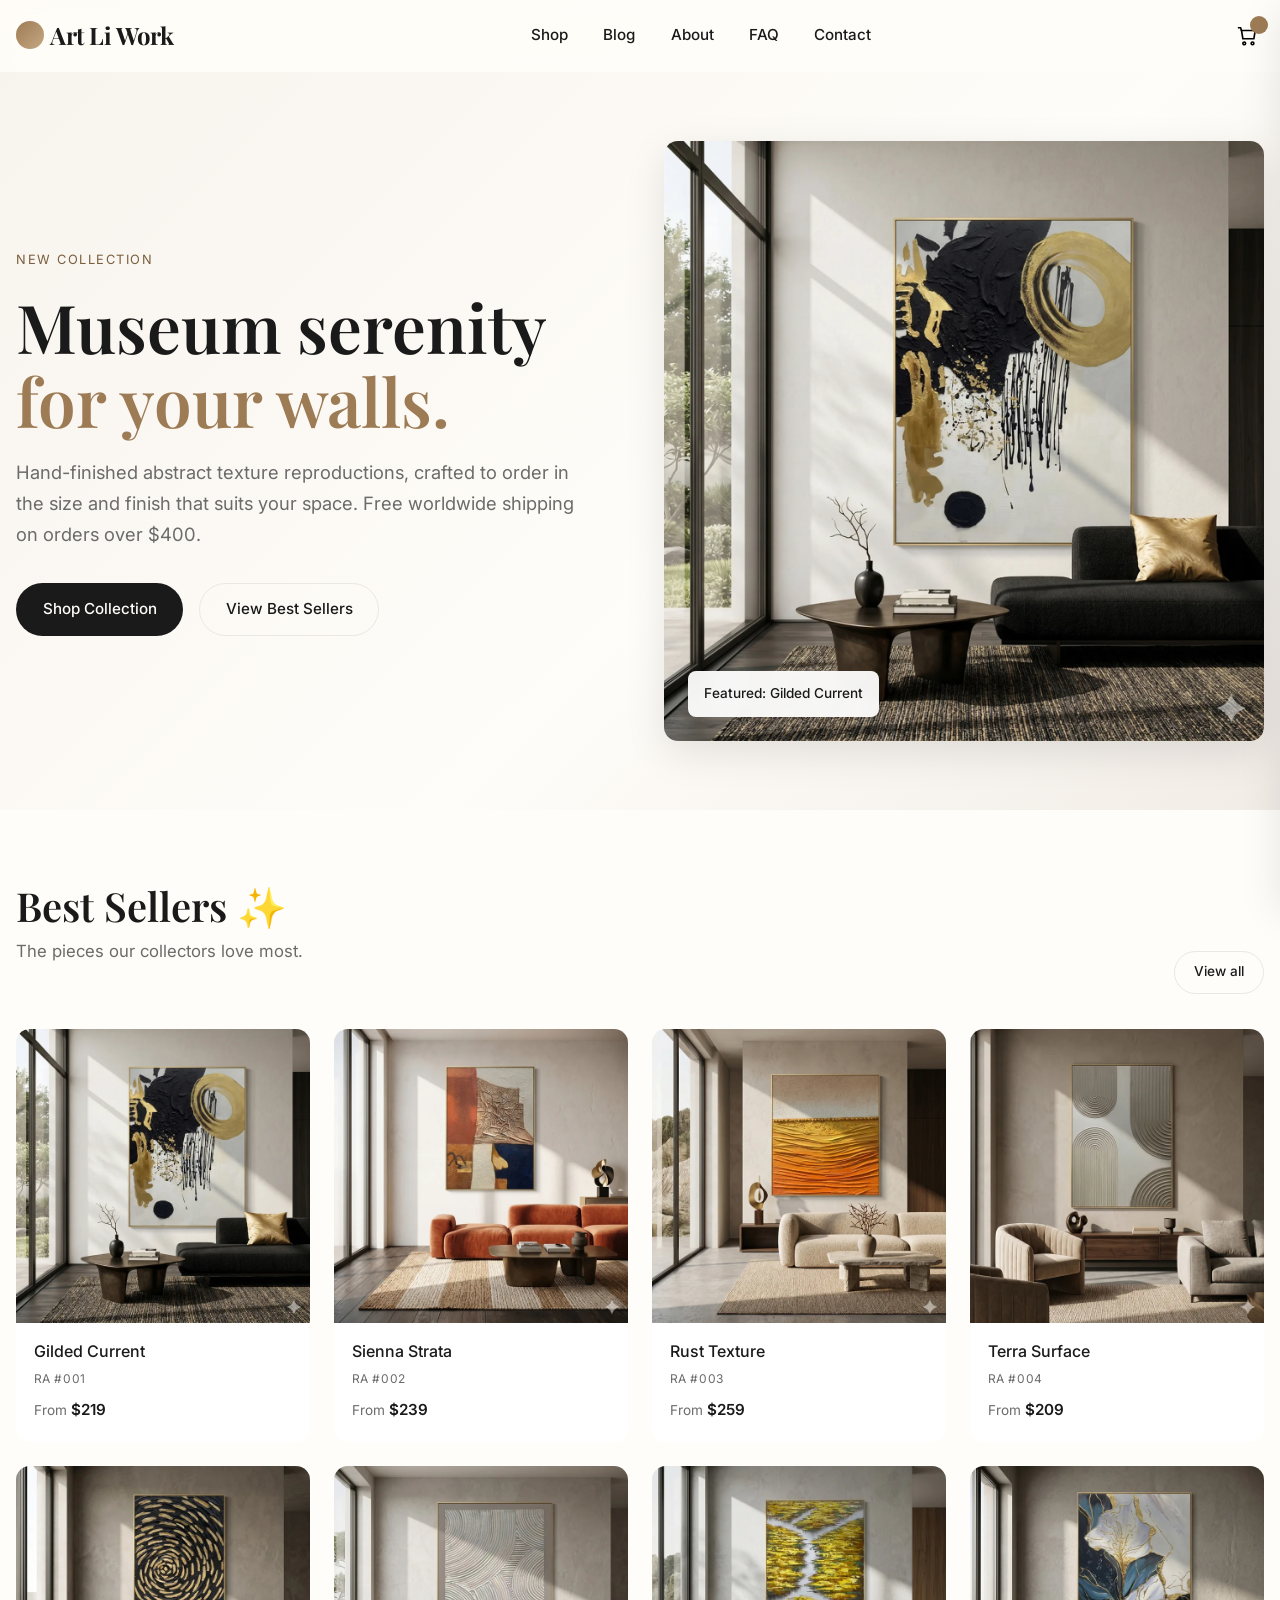
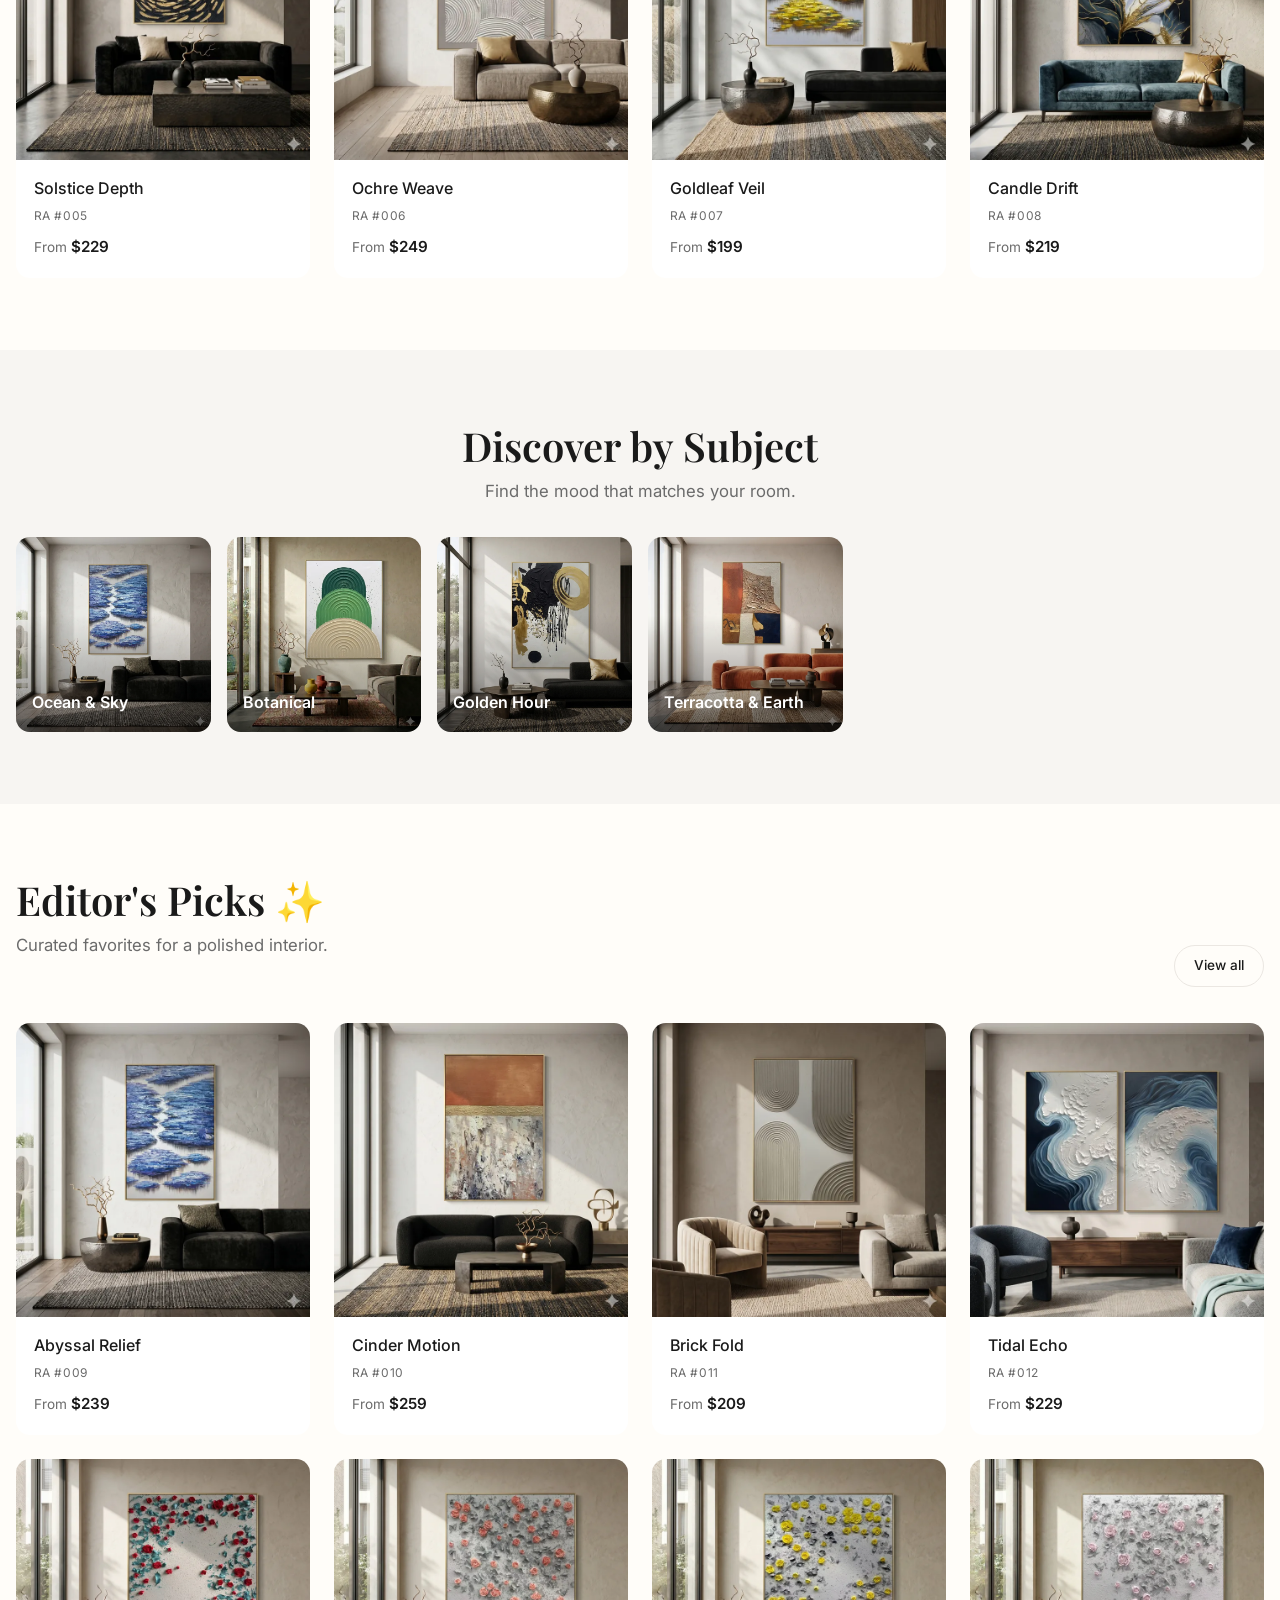
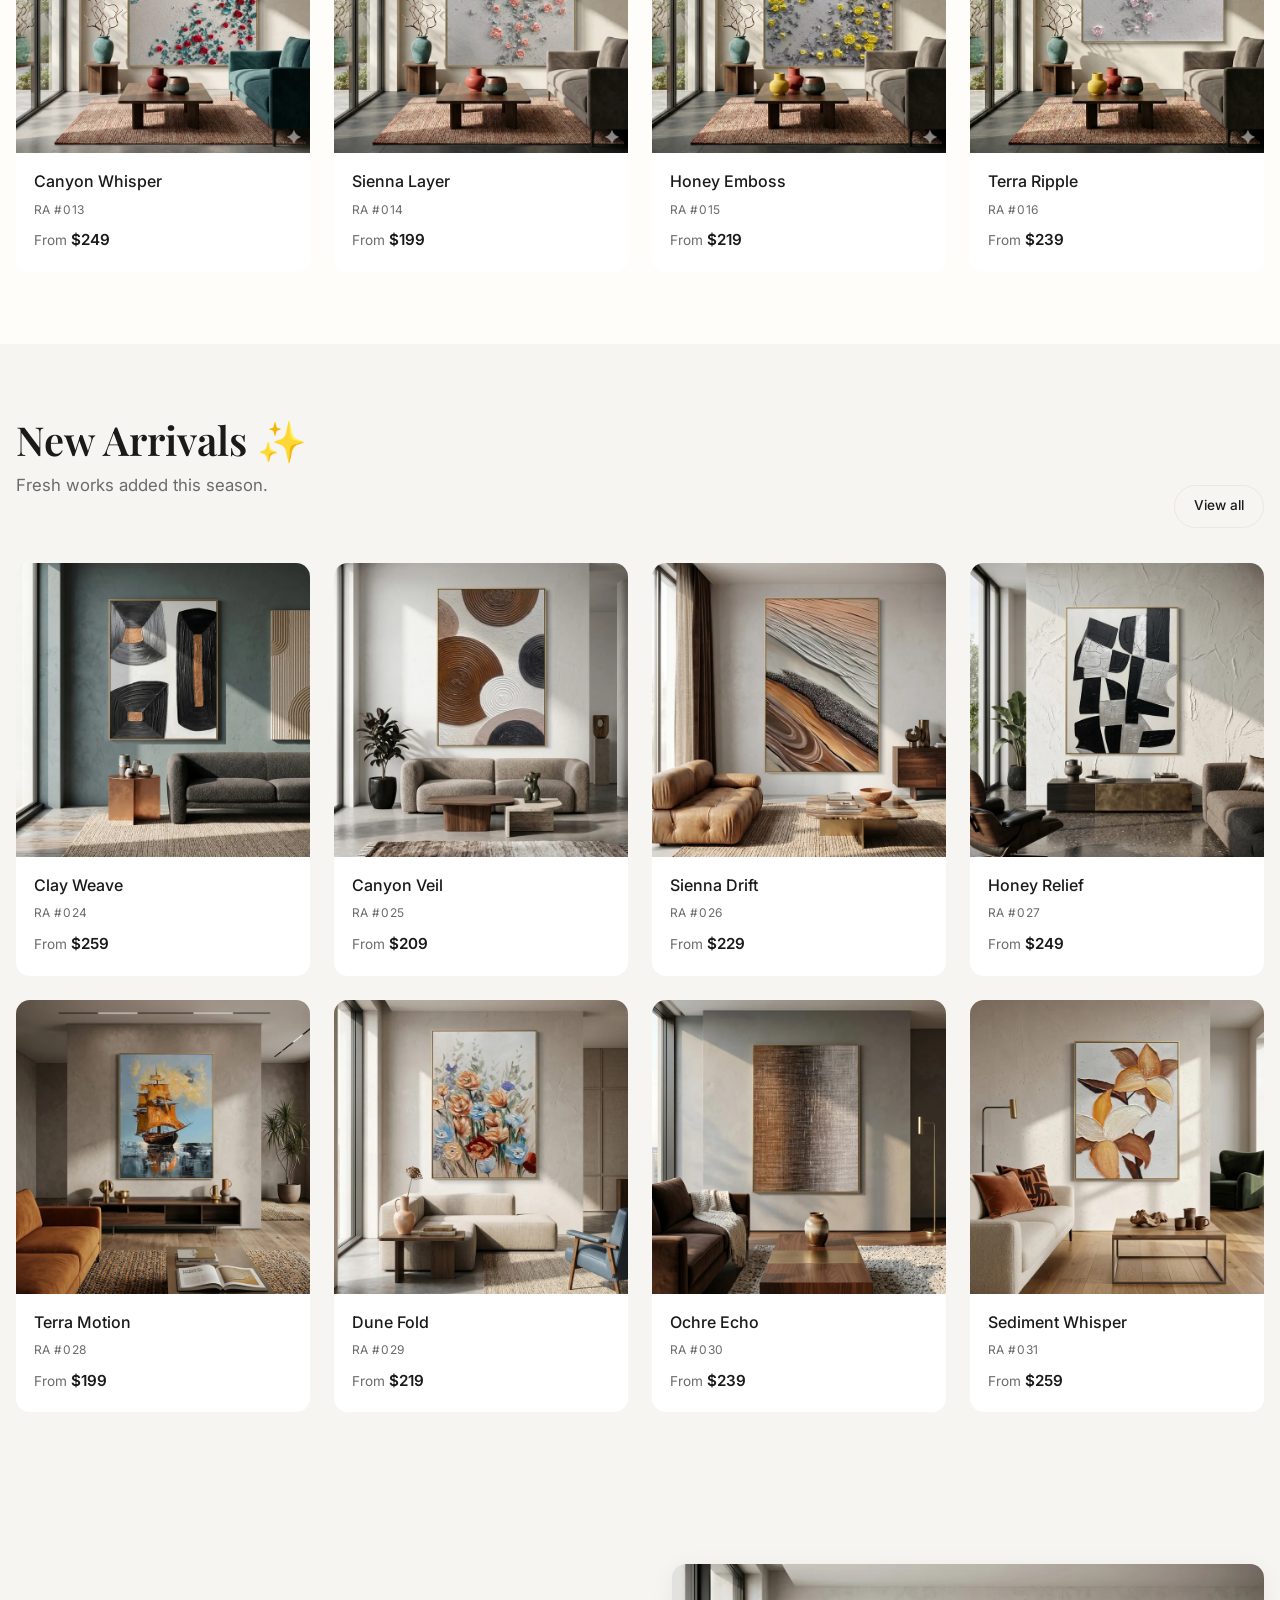
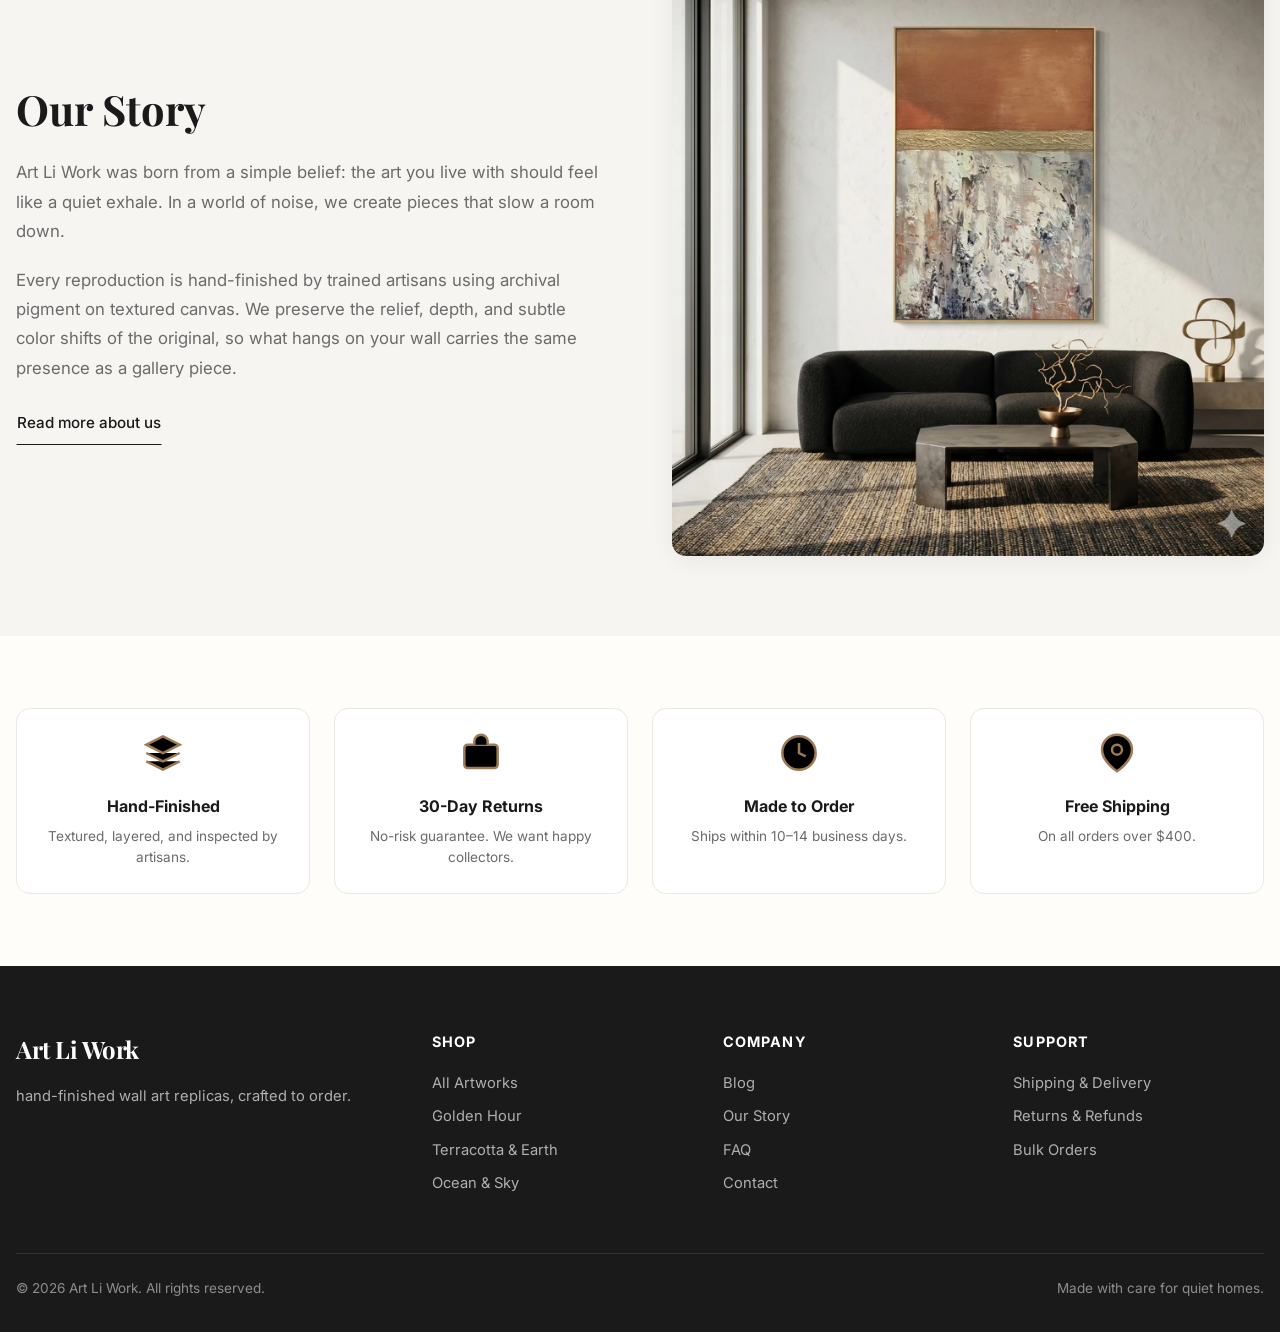
<file: index.html>
<!DOCTYPE html>
<html lang="en">
<head>
  <meta charset="UTF-8">
  <meta name="viewport" content="width=device-width, initial-scale=1.0">
  <title>Art Li Work | Hand-Finished Wall Art Replicas</title>
  <meta name="description" content="Serene, hand-finished wall art reproductions. Abstract texture 3D canvases crafted to order for intentional spaces.">
  <link rel="stylesheet" href="css/style.css">
  <link rel="icon" type="image/svg+xml" href="data:image/svg+xml,%3Csvg xmlns='http://www.w3.org/2000/svg' viewBox='0 0 100 100'%3E%3Ccircle cx='50' cy='50' r='50' fill='%239d7b55'/%3E%3C/svg%3E">
</head>
<body data-page="home">
  <a class="sr-only" href="#main">Skip to content</a>

  <header class="header">
    <div class="container header-inner">
      <a href="index.html" class="logo" aria-label="Art Li Work home">
        <span class="logo-mark" aria-hidden="true"></span>
        Art Li Work
      </a>
      <nav>
        <ul class="nav-links">
          <li><a href="shop.html">Shop</a></li>
          <li><a href="blog.html">Blog</a></li>
          <li><a href="about.html">About</a></li>
          <li><a href="faq.html">FAQ</a></li>
          <li><a href="contact.html">Contact</a></li>
        </ul>
      </nav>
      <div class="header-actions">
        <button class="icon-btn" data-cart-toggle aria-label="Open cart">
          <svg viewBox="0 0 24 24"><path d="M6 6h15l-1.5 9h-12z"/><circle cx="9" cy="20" r="1.5"/><circle cx="18" cy="20" r="1.5"/><path d="M6 6L5 3H2"/></svg>
          <span class="cart-count" aria-hidden="true"></span>
        </button>
        <button class="icon-btn menu-toggle" aria-label="Open menu">
          <svg viewBox="0 0 24 24"><path d="M3 6h18M3 12h18M3 18h18"/></svg>
        </button>
      </div>
    </div>
  </header>

  <main id="main">
    <section class="hero">
      <div class="container hero-grid">
        <div class="hero-content">
          <span class="hero-tag">New Collection</span>
          <h1 class="hero-title">Museum serenity <span>for your walls.</span></h1>
          <p class="hero-lead">Hand-finished abstract texture reproductions, crafted to order in the size and finish that suits your space. Free worldwide shipping on orders over $400.</p>
          <div class="hero-actions">
            <a href="shop.html" class="btn btn-primary">Shop Collection</a>
            <a href="#best-sellers" class="btn btn-outline">View Best Sellers</a>
          </div>
        </div>
        <div class="hero-image">
          <img src="assets/products/ra-001-detail.webp" alt="Featured abstract wall art in a modern living room" width="1400" height="1400">
          <div class="hero-badge">Featured: Gilded Current</div>
        </div>
      </div>
    </section>

    <section class="section" id="best-sellers">
      <div class="container">
        <div class="section-header">
          <div>
            <h2 class="section-title">Best Sellers ✨</h2>
            <p class="section-subtitle">The pieces our collectors love most.</p>
          </div>
          <a href="shop.html" class="btn btn-outline btn-sm">View all</a>
        </div>
        <div class="product-grid" id="best-sellers-grid"></div>
      </div>
    </section>

    <section class="section" style="background: var(--bg-2);">
      <div class="container">
        <div class="text-center" style="margin-bottom: 2rem;">
          <h2 class="section-title">Discover by Subject</h2>
          <p class="section-subtitle">Find the mood that matches your room.</p>
        </div>
        <div class="category-grid" id="subject-grid"></div>
      </div>
    </section>

    <section class="section">
      <div class="container">
        <div class="section-header">
          <div>
            <h2 class="section-title">Editor's Picks ✨</h2>
            <p class="section-subtitle">Curated favorites for a polished interior.</p>
          </div>
          <a href="shop.html" class="btn btn-outline btn-sm">View all</a>
        </div>
        <div class="product-grid" id="editors-grid"></div>
      </div>
    </section>

    <section class="section" style="background: var(--bg-2);">
      <div class="container">
        <div class="section-header">
          <div>
            <h2 class="section-title">New Arrivals ✨</h2>
            <p class="section-subtitle">Fresh works added this season.</p>
          </div>
          <a href="shop.html" class="btn btn-outline btn-sm">View all</a>
        </div>
        <div class="product-grid" id="new-grid"></div>
      </div>
    </section>

    <section class="story-band">
      <div class="container story-grid">
        <div class="story-text">
          <h2>Our Story</h2>
          <p>Art Li Work was born from a simple belief: the art you live with should feel like a quiet exhale. In a world of noise, we create pieces that slow a room down.</p>
          <p>Every reproduction is hand-finished by trained artisans using archival pigment on textured canvas. We preserve the relief, depth, and subtle color shifts of the original, so what hangs on your wall carries the same presence as a gallery piece.</p>
          <a href="about.html" class="btn btn-ghost">Read more about us</a>
        </div>
        <div class="story-image">
          <img src="assets/products/ra-010-detail.webp" alt="A textured wall art piece in a serene interior" width="1400" height="1400">
        </div>
      </div>
    </section>

    <section class="section">
      <div class="container">
        <div class="features-grid">
          <div class="feature">
            <svg class="feature-icon" viewBox="0 0 24 24"><path d="M12 2L2 7l10 5 10-5-10-5zM2 17l10 5 10-5M2 12l10 5 10-5"/></svg>
            <h3>Hand-Finished</h3>
            <p>Textured, layered, and inspected by artisans.</p>
          </div>
          <div class="feature">
            <svg class="feature-icon" viewBox="0 0 24 24"><rect x="2" y="7" width="20" height="14" rx="2"/><path d="M16 7V5a4 4 0 0 0-8 0v2"/></svg>
            <h3>30-Day Returns</h3>
            <p>No-risk guarantee. We want happy collectors.</p>
          </div>
          <div class="feature">
            <svg class="feature-icon" viewBox="0 0 24 24"><circle cx="12" cy="12" r="10"/><path d="M12 6v6l4 2"/></svg>
            <h3>Made to Order</h3>
            <p>Ships within 10–14 business days.</p>
          </div>
          <div class="feature">
            <svg class="feature-icon" viewBox="0 0 24 24"><path d="M21 10c0 7-9 13-9 13s-9-6-9-13a9 9 0 0 1 18 0z"/><circle cx="12" cy="10" r="3"/></svg>
            <h3>Free Shipping</h3>
            <p>On all orders over $400.</p>
          </div>
        </div>
      </div>
    </section>
  </main>

  <footer class="footer">
    <div class="container">
      <div class="footer-grid">
        <div class="footer-brand">
          <a href="index.html" class="logo" aria-label="Art Li Work home">
            <span class="logo-mark" aria-hidden="true"></span>
            Art Li Work
          </a>
          <p>hand-finished wall art replicas, crafted to order.</p>
        </div>
        <div>
          <h4>Shop</h4>
          <a href="shop.html">All Artworks</a>
          <a href="shop.html?family=golden-hour">Golden Hour</a>
          <a href="shop.html?family=terracotta">Terracotta & Earth</a>
          <a href="shop.html?family=ocean-sky">Ocean &amp; Sky</a>
        </div>
        <div>
          <h4>Company</h4>
          <a href="blog.html">Blog</a>
          <a href="about.html">Our Story</a>
          <a href="faq.html">FAQ</a>
          <a href="contact.html">Contact</a>
        </div>
        <div>
          <h4>Support</h4>
          <a href="faq.html">Shipping & Delivery</a>
          <a href="faq.html">Returns & Refunds</a>
          <a href="contact.html">Bulk Orders</a>
        </div>
      </div>
      <div class="footer-bottom">
        <span>&copy; <span id="year"></span> Art Li Work. All rights reserved.</span>
        <span>Made with care for quiet homes.</span>
      </div>
    </div>
  </footer>

  <script>document.getElementById('year').textContent = new Date().getFullYear();</script>
  <script src="js/data.js"></script>
  <script src="js/cart.js"></script>
  <script src="js/main.js"></script>
</body>
</html>
</file>
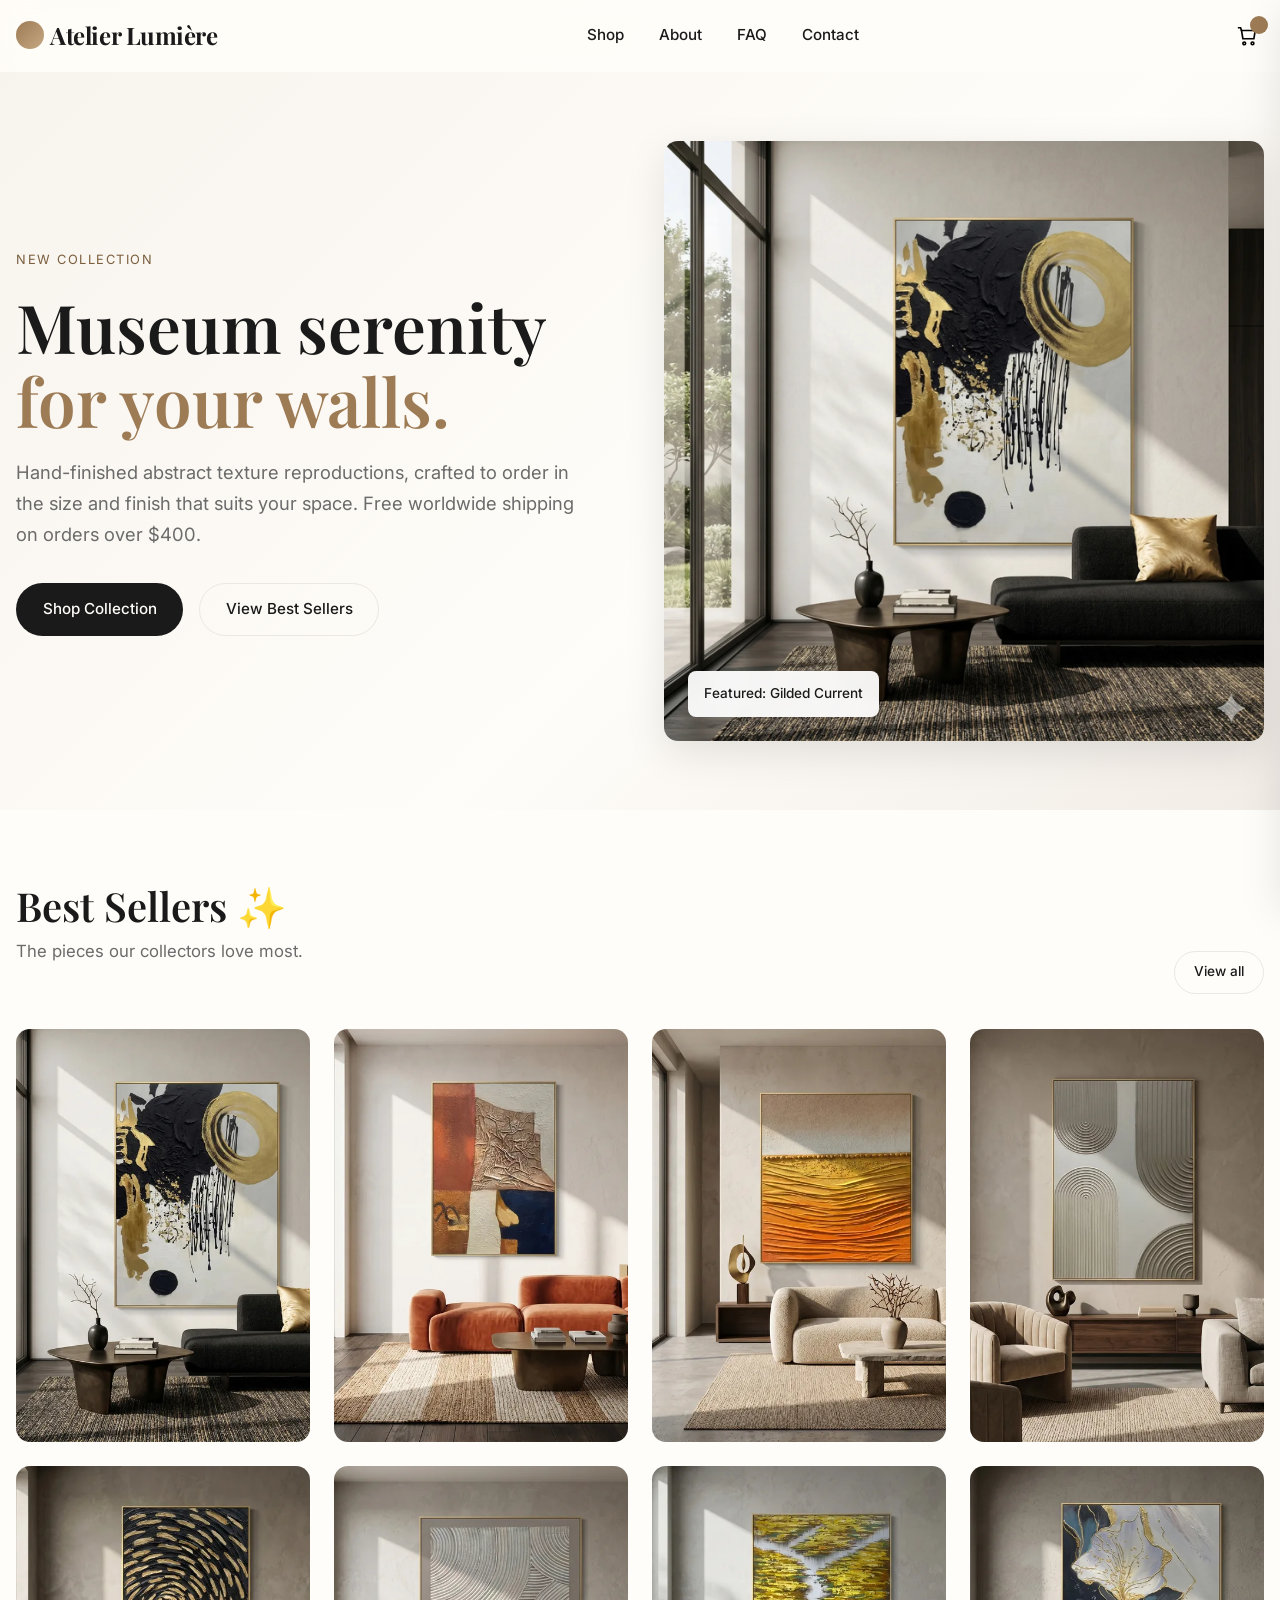
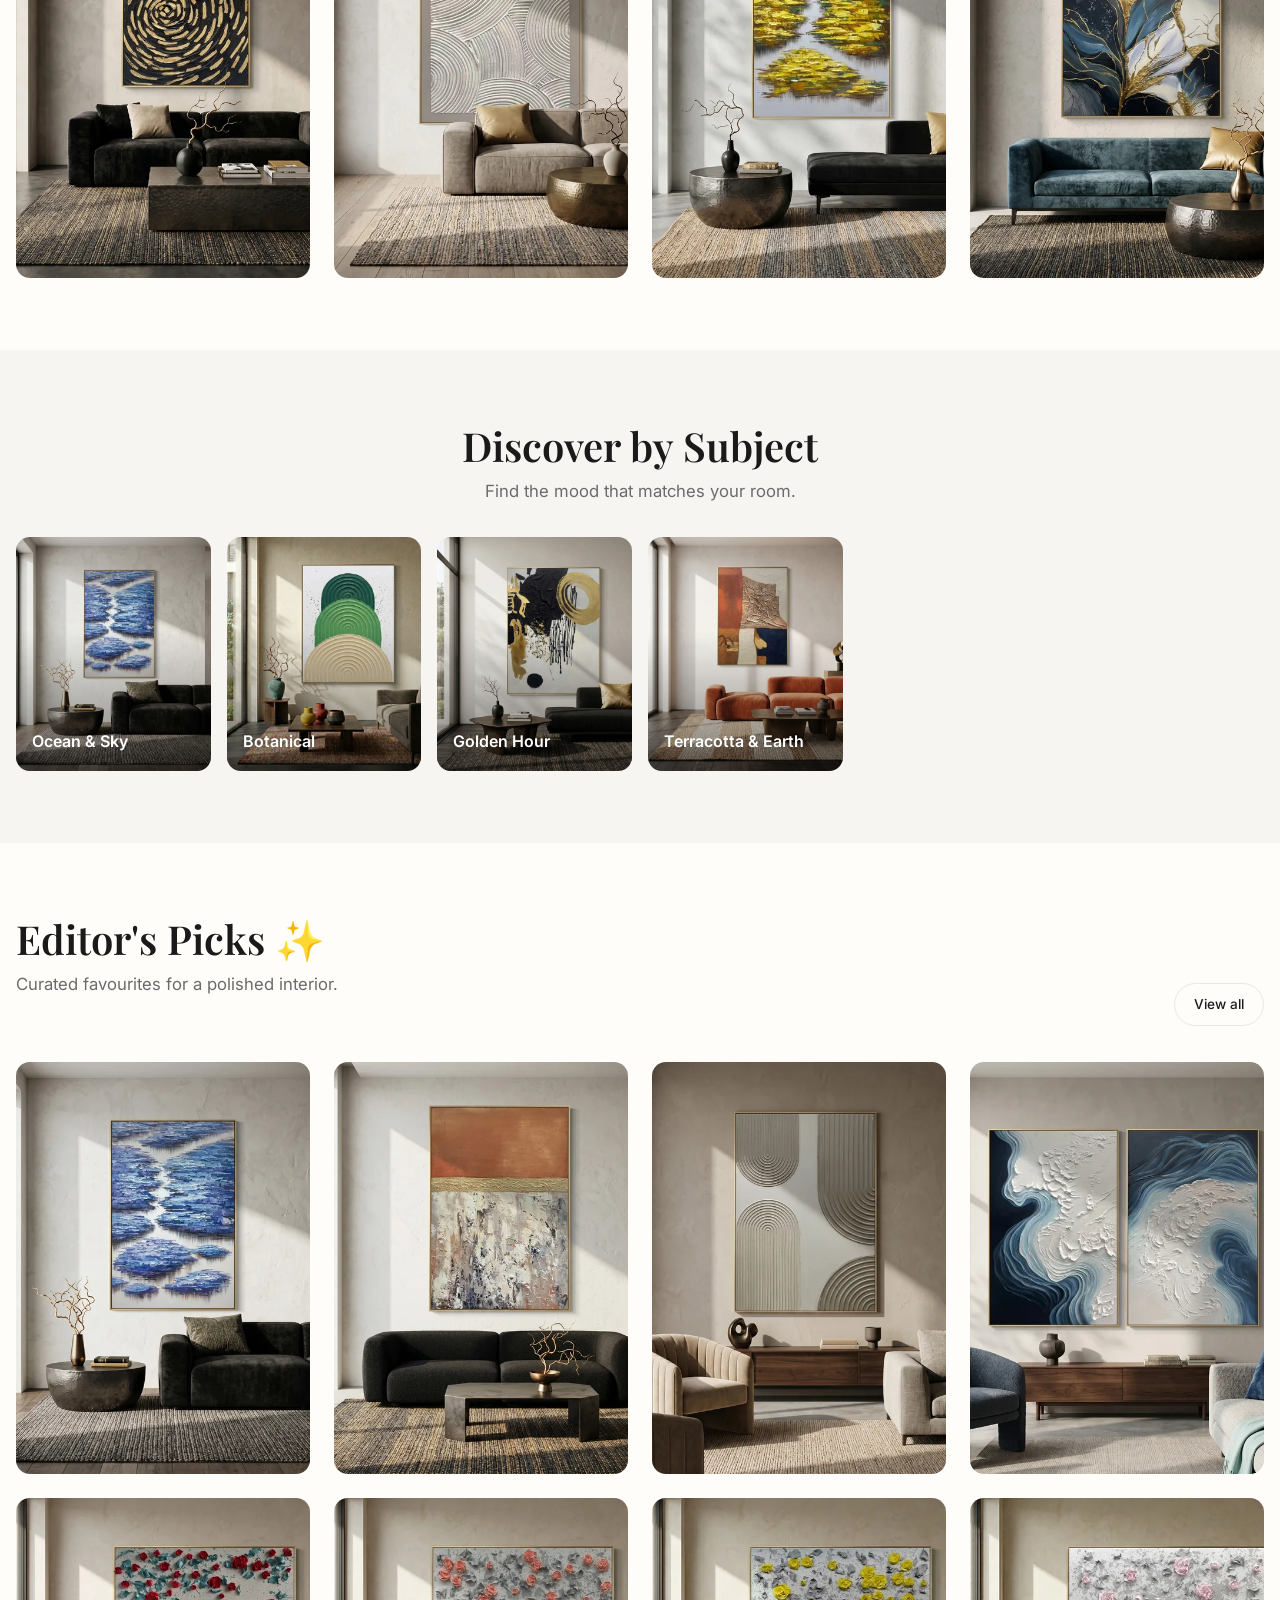
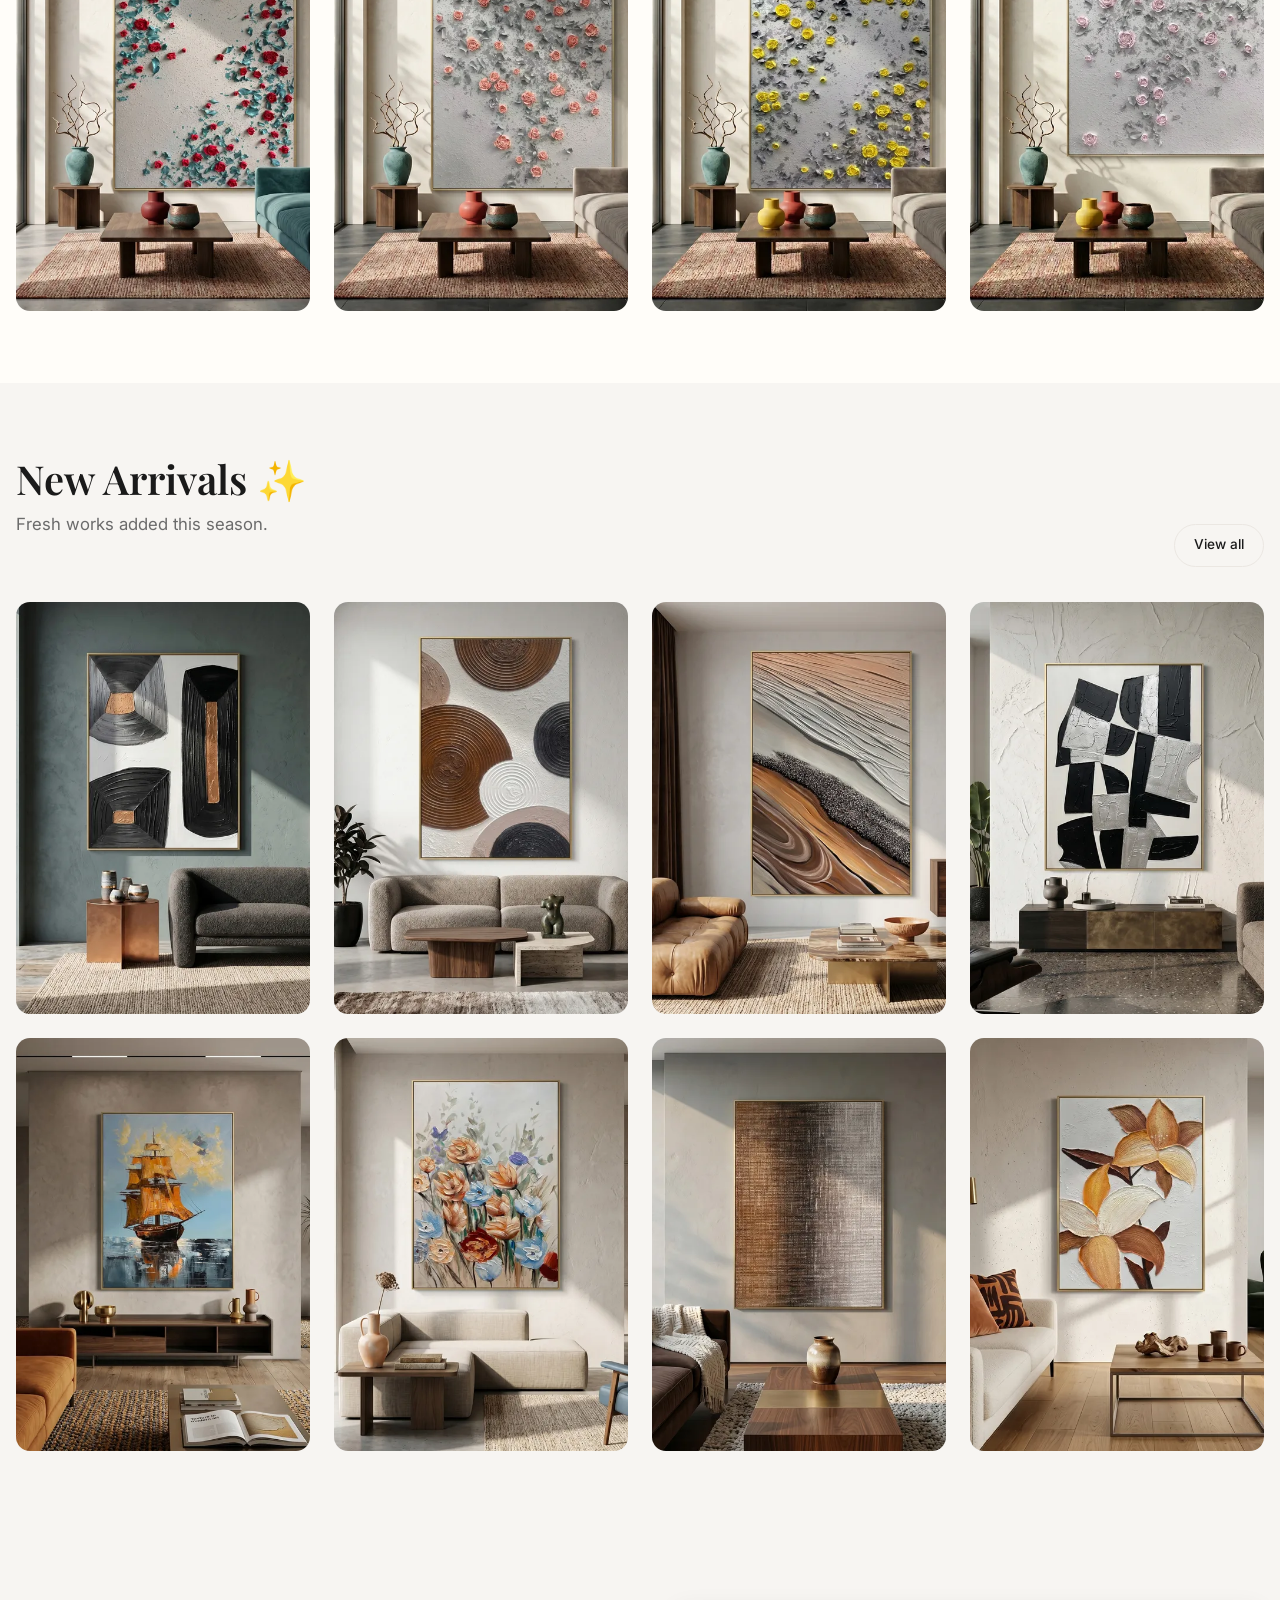
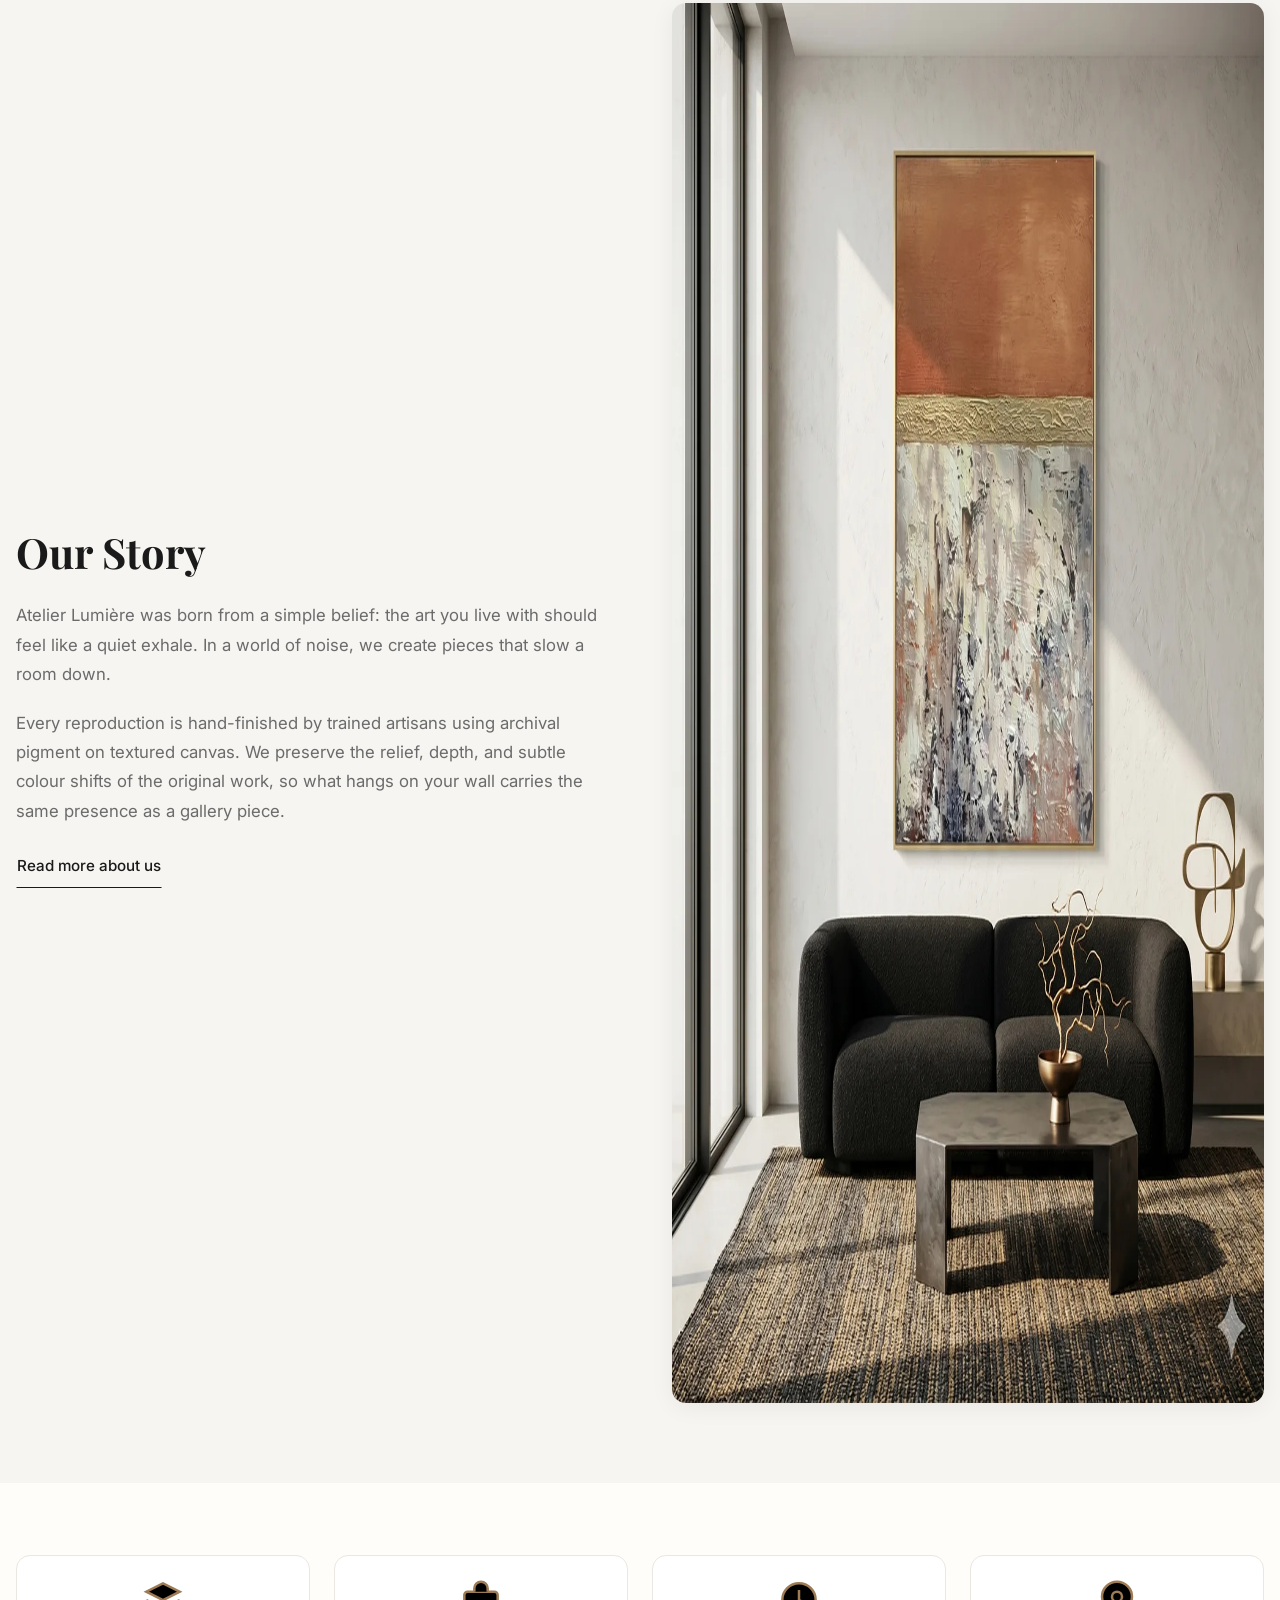
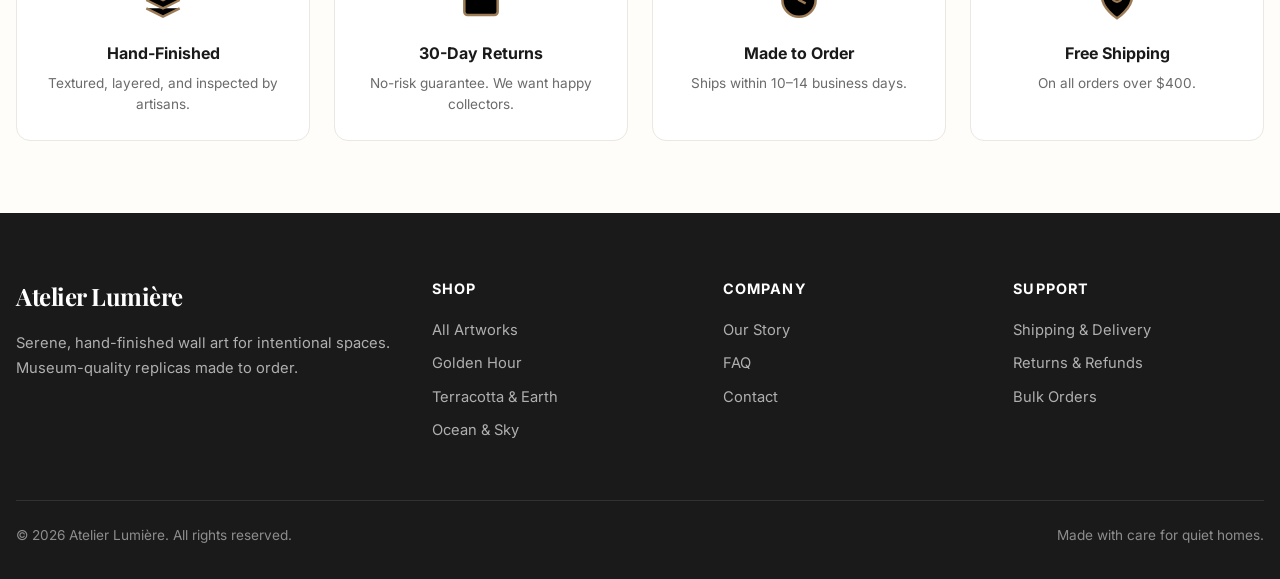
<file: site/index.html>
<!DOCTYPE html>
<html lang="en">
<head>
  <meta charset="UTF-8">
  <meta name="viewport" content="width=device-width, initial-scale=1.0">
  <title>Atelier Lumière | Hand-Finished Wall Art Replicas</title>
  <meta name="description" content="Serene, hand-finished wall art reproductions. Abstract texture 3D canvases crafted to order for intentional spaces.">
  <link rel="stylesheet" href="css/style.css">
  <link rel="icon" type="image/svg+xml" href="data:image/svg+xml,%3Csvg xmlns='http://www.w3.org/2000/svg' viewBox='0 0 100 100'%3E%3Ccircle cx='50' cy='50' r='50' fill='%239d7b55'/%3E%3C/svg%3E">
</head>
<body data-page="home">
  <a class="sr-only" href="#main">Skip to content</a>

  <header class="header">
    <div class="container header-inner">
      <a href="index.html" class="logo" aria-label="Atelier Lumière home">
        <span class="logo-mark" aria-hidden="true"></span>
        Atelier Lumière
      </a>
      <nav>
        <ul class="nav-links">
          <li><a href="shop.html">Shop</a></li>
          <li><a href="about.html">About</a></li>
          <li><a href="faq.html">FAQ</a></li>
          <li><a href="contact.html">Contact</a></li>
        </ul>
      </nav>
      <div class="header-actions">
        <button class="icon-btn" data-cart-toggle aria-label="Open cart">
          <svg viewBox="0 0 24 24"><path d="M6 6h15l-1.5 9h-12z"/><circle cx="9" cy="20" r="1.5"/><circle cx="18" cy="20" r="1.5"/><path d="M6 6L5 3H2"/></svg>
          <span class="cart-count" aria-hidden="true"></span>
        </button>
        <button class="icon-btn menu-toggle" aria-label="Open menu">
          <svg viewBox="0 0 24 24"><path d="M3 6h18M3 12h18M3 18h18"/></svg>
        </button>
      </div>
    </div>
  </header>

  <main id="main">
    <section class="hero">
      <div class="container hero-grid">
        <div class="hero-content">
          <span class="hero-tag">New Collection</span>
          <h1 class="hero-title">Museum serenity <span>for your walls.</span></h1>
          <p class="hero-lead">Hand-finished abstract texture reproductions, crafted to order in the size and finish that suits your space. Free worldwide shipping on orders over $400.</p>
          <div class="hero-actions">
            <a href="shop.html" class="btn btn-primary">Shop Collection</a>
            <a href="#best-sellers" class="btn btn-outline">View Best Sellers</a>
          </div>
        </div>
        <div class="hero-image">
          <img src="assets/products/ra-001-detail.webp" alt="Featured abstract wall art in a modern living room" width="1400" height="1400">
          <div class="hero-badge">Featured: Gilded Current</div>
        </div>
      </div>
    </section>

    <section class="section" id="best-sellers">
      <div class="container">
        <div class="section-header">
          <div>
            <h2 class="section-title">Best Sellers ✨</h2>
            <p class="section-subtitle">The pieces our collectors love most.</p>
          </div>
          <a href="shop.html" class="btn btn-outline btn-sm">View all</a>
        </div>
        <div class="product-grid" id="best-sellers-grid"></div>
      </div>
    </section>

    <section class="section" style="background: var(--bg-2);">
      <div class="container">
        <div class="text-center" style="margin-bottom: 2rem;">
          <h2 class="section-title">Discover by Subject</h2>
          <p class="section-subtitle">Find the mood that matches your room.</p>
        </div>
        <div class="category-grid" id="subject-grid"></div>
      </div>
    </section>

    <section class="section">
      <div class="container">
        <div class="section-header">
          <div>
            <h2 class="section-title">Editor's Picks ✨</h2>
            <p class="section-subtitle">Curated favourites for a polished interior.</p>
          </div>
          <a href="shop.html" class="btn btn-outline btn-sm">View all</a>
        </div>
        <div class="product-grid" id="editors-grid"></div>
      </div>
    </section>

    <section class="section" style="background: var(--bg-2);">
      <div class="container">
        <div class="section-header">
          <div>
            <h2 class="section-title">New Arrivals ✨</h2>
            <p class="section-subtitle">Fresh works added this season.</p>
          </div>
          <a href="shop.html" class="btn btn-outline btn-sm">View all</a>
        </div>
        <div class="product-grid" id="new-grid"></div>
      </div>
    </section>

    <section class="story-band">
      <div class="container story-grid">
        <div class="story-text">
          <h2>Our Story</h2>
          <p>Atelier Lumière was born from a simple belief: the art you live with should feel like a quiet exhale. In a world of noise, we create pieces that slow a room down.</p>
          <p>Every reproduction is hand-finished by trained artisans using archival pigment on textured canvas. We preserve the relief, depth, and subtle colour shifts of the original work, so what hangs on your wall carries the same presence as a gallery piece.</p>
          <a href="about.html" class="btn btn-ghost">Read more about us</a>
        </div>
        <div class="story-image">
          <img src="assets/products/ra-010-detail.webp" alt="A textured wall art piece in a serene interior" width="1400" height="1400">
        </div>
      </div>
    </section>

    <section class="section">
      <div class="container">
        <div class="features-grid">
          <div class="feature">
            <svg class="feature-icon" viewBox="0 0 24 24"><path d="M12 2L2 7l10 5 10-5-10-5zM2 17l10 5 10-5M2 12l10 5 10-5"/></svg>
            <h3>Hand-Finished</h3>
            <p>Textured, layered, and inspected by artisans.</p>
          </div>
          <div class="feature">
            <svg class="feature-icon" viewBox="0 0 24 24"><rect x="2" y="7" width="20" height="14" rx="2"/><path d="M16 7V5a4 4 0 0 0-8 0v2"/></svg>
            <h3>30-Day Returns</h3>
            <p>No-risk guarantee. We want happy collectors.</p>
          </div>
          <div class="feature">
            <svg class="feature-icon" viewBox="0 0 24 24"><circle cx="12" cy="12" r="10"/><path d="M12 6v6l4 2"/></svg>
            <h3>Made to Order</h3>
            <p>Ships within 10–14 business days.</p>
          </div>
          <div class="feature">
            <svg class="feature-icon" viewBox="0 0 24 24"><path d="M21 10c0 7-9 13-9 13s-9-6-9-13a9 9 0 0 1 18 0z"/><circle cx="12" cy="10" r="3"/></svg>
            <h3>Free Shipping</h3>
            <p>On all orders over $400.</p>
          </div>
        </div>
      </div>
    </section>
  </main>

  <footer class="footer">
    <div class="container">
      <div class="footer-grid">
        <div class="footer-brand">
          <a href="index.html" class="logo" aria-label="Atelier Lumière home">
            <span class="logo-mark" aria-hidden="true"></span>
            Atelier Lumière
          </a>
          <p>Serene, hand-finished wall art for intentional spaces. Museum-quality replicas made to order.</p>
        </div>
        <div>
          <h4>Shop</h4>
          <a href="shop.html">All Artworks</a>
          <a href="shop.html?family=golden-hour">Golden Hour</a>
          <a href="shop.html?family=terracotta">Terracotta & Earth</a>
          <a href="shop.html?family=ocean-sky">Ocean &amp; Sky</a>
        </div>
        <div>
          <h4>Company</h4>
          <a href="about.html">Our Story</a>
          <a href="faq.html">FAQ</a>
          <a href="contact.html">Contact</a>
        </div>
        <div>
          <h4>Support</h4>
          <a href="faq.html">Shipping & Delivery</a>
          <a href="faq.html">Returns & Refunds</a>
          <a href="contact.html">Bulk Orders</a>
        </div>
      </div>
      <div class="footer-bottom">
        <span>&copy; <span id="year"></span> Atelier Lumière. All rights reserved.</span>
        <span>Made with care for quiet homes.</span>
      </div>
    </div>
  </footer>

  <script>document.getElementById('year').textContent = new Date().getFullYear();</script>
  <script src="js/data.js"></script>
  <script src="js/cart.js"></script>
  <script src="js/main.js"></script>
</body>
</html>
</file>
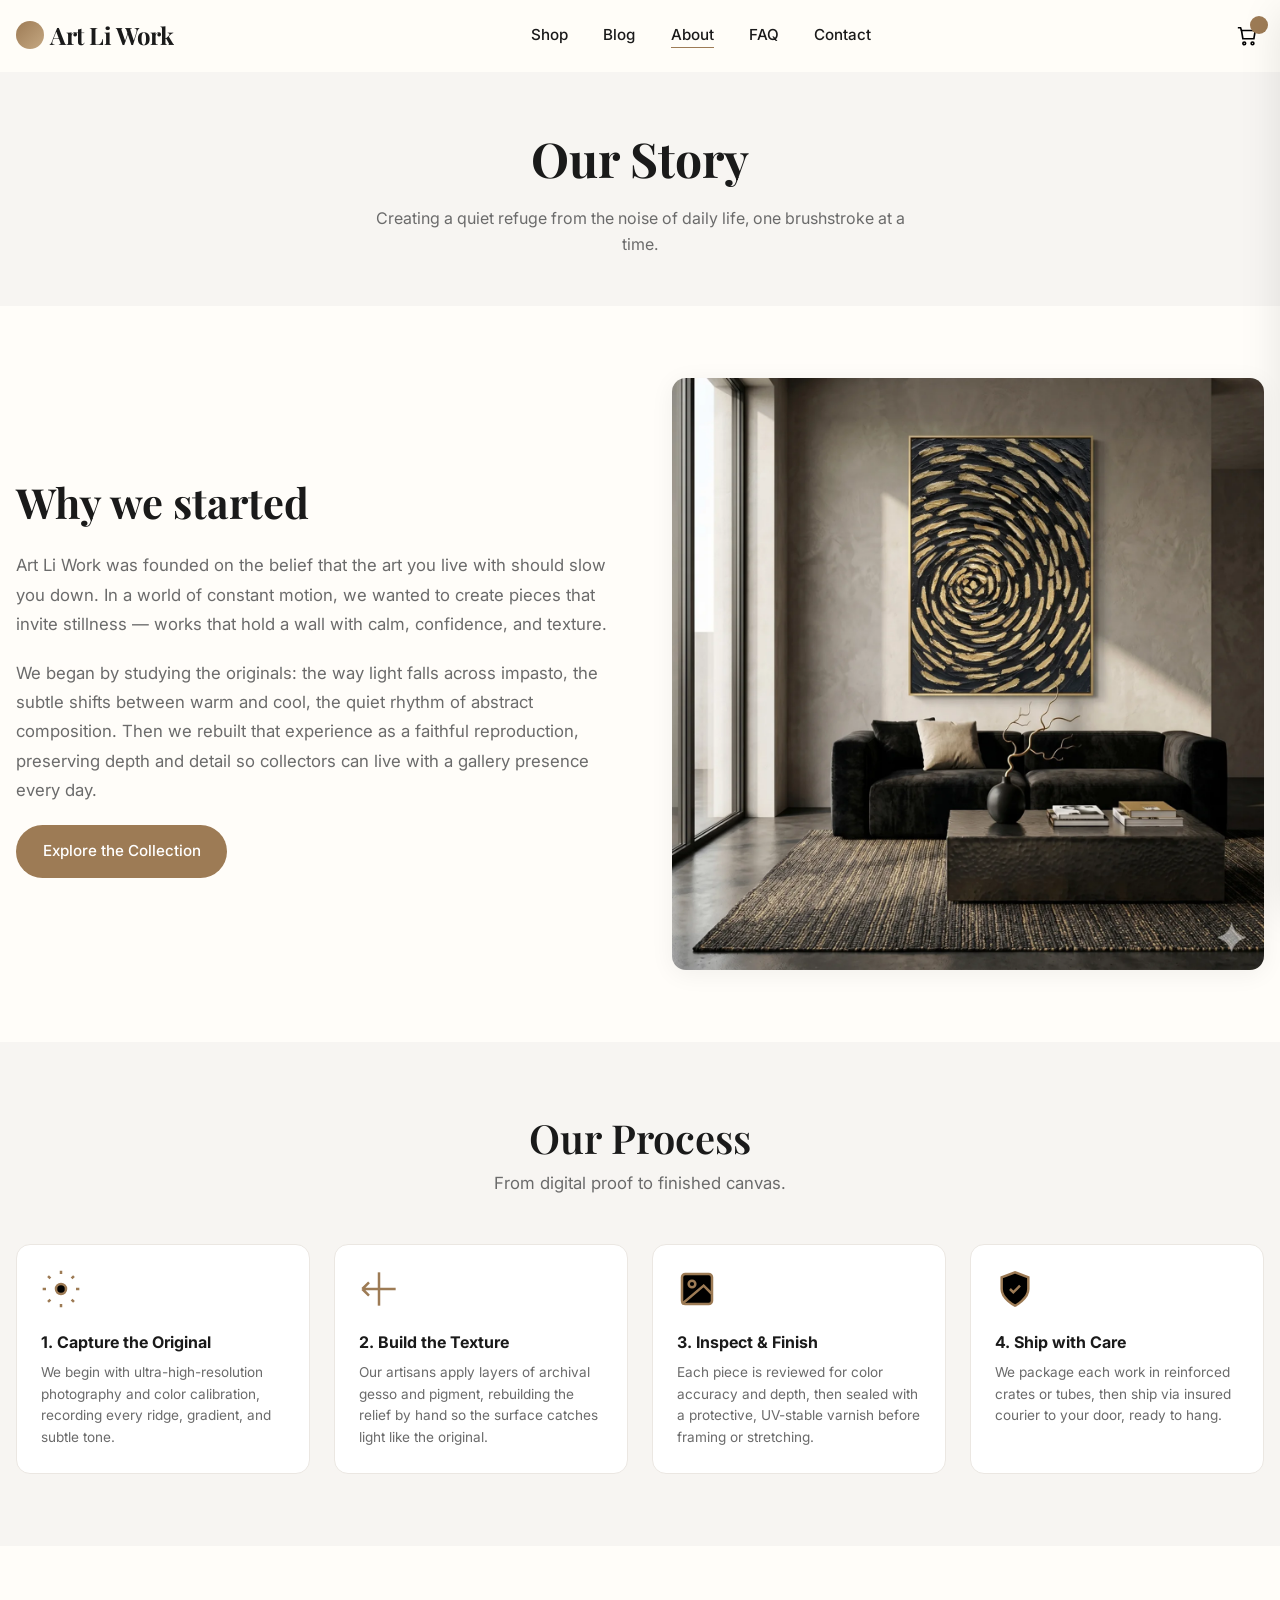
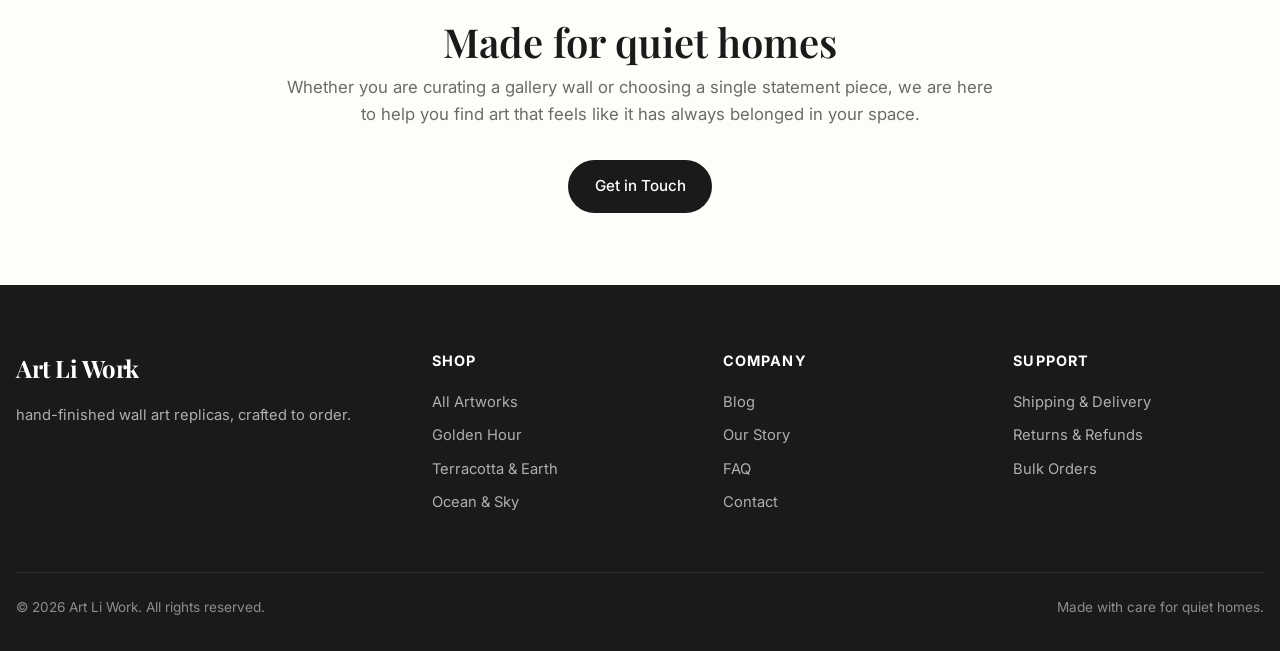
<file: about.html>
<!DOCTYPE html>
<html lang="en">
<head>
  <meta charset="UTF-8">
  <meta name="viewport" content="width=device-width, initial-scale=1.0">
  <title>Our Story | Art Li Work</title>
  <meta name="description" content="Learn about Art Li Work, our process, and the artisans behind our hand-finished wall art reproductions.">
  <link rel="stylesheet" href="css/style.css">
  <link rel="icon" type="image/svg+xml" href="data:image/svg+xml,%3Csvg xmlns='http://www.w3.org/2000/svg' viewBox='0 0 100 100'%3E%3Ccircle cx='50' cy='50' r='50' fill='%239d7b55'/%3E%3C/svg%3E">
</head>
<body data-page="about">
  <a class="sr-only" href="#main">Skip to content</a>

  <header class="header">
    <div class="container header-inner">
      <a href="index.html" class="logo" aria-label="Art Li Work home">
        <span class="logo-mark" aria-hidden="true"></span>
        Art Li Work
      </a>
      <nav>
        <ul class="nav-links">
          <li><a href="shop.html">Shop</a></li>
          <li><a href="blog.html">Blog</a></li>
          <li><a href="about.html" class="active">About</a></li>
          <li><a href="faq.html">FAQ</a></li>
          <li><a href="contact.html">Contact</a></li>
        </ul>
      </nav>
      <div class="header-actions">
        <button class="icon-btn" data-cart-toggle aria-label="Open cart">
          <svg viewBox="0 0 24 24"><path d="M6 6h15l-1.5 9h-12z"/><circle cx="9" cy="20" r="1.5"/><circle cx="18" cy="20" r="1.5"/><path d="M6 6L5 3H2"/></svg>
          <span class="cart-count" aria-hidden="true"></span>
        </button>
        <button class="icon-btn menu-toggle" aria-label="Open menu">
          <svg viewBox="0 0 24 24"><path d="M3 6h18M3 12h18M3 18h18"/></svg>
        </button>
      </div>
    </div>
  </header>

  <main id="main">
    <div class="page-header">
      <div class="container">
        <h1>Our Story</h1>
        <p>Creating a quiet refuge from the noise of daily life, one brushstroke at a time.</p>
      </div>
    </div>

    <section class="section">
      <div class="container story-grid">
        <div class="story-text">
          <h2>Why we started</h2>
          <p>Art Li Work was founded on the belief that the art you live with should slow you down. In a world of constant motion, we wanted to create pieces that invite stillness — works that hold a wall with calm, confidence, and texture.</p>
          <p>We began by studying the originals: the way light falls across impasto, the subtle shifts between warm and cool, the quiet rhythm of abstract composition. Then we rebuilt that experience as a faithful reproduction, preserving depth and detail so collectors can live with a gallery presence every day.</p>
          <a href="shop.html" class="btn btn-secondary">Explore the Collection</a>
        </div>
        <div class="story-image">
          <img src="assets/products/ra-005-detail.webp" alt="A textured gold and black artwork in a warm interior" width="1400" height="1400">
        </div>
      </div>
    </section>

    <section class="section" style="background: var(--bg-2);">
      <div class="container">
        <div class="text-center" style="margin-bottom: 3rem;">
          <h2 class="section-title">Our Process</h2>
          <p class="section-subtitle">From digital proof to finished canvas.</p>
        </div>
        <div class="features-grid" style="text-align: left;">
          <div class="feature" style="text-align: left;">
            <svg class="feature-icon" style="margin: 0 0 0.8rem;" viewBox="0 0 24 24"><circle cx="12" cy="12" r="3"/><path d="M12 1v2M12 21v2M4.22 4.22l1.42 1.42M18.36 18.36l1.42 1.42M1 12h2M21 12h2M4.22 19.78l1.42-1.42M18.36 5.64l1.42-1.42"/></svg>
            <h3>1. Capture the Original</h3>
            <p>We begin with ultra-high-resolution photography and color calibration, recording every ridge, gradient, and subtle tone.</p>
          </div>
          <div class="feature" style="text-align: left;">
            <svg class="feature-icon" style="margin: 0 0 0.8rem;" viewBox="0 0 24 24"><path d="M2 12h20M2 12l4-4m-4 4l4 4"/><path d="M12 2v20"/></svg>
            <h3>2. Build the Texture</h3>
            <p>Our artisans apply layers of archival gesso and pigment, rebuilding the relief by hand so the surface catches light like the original.</p>
          </div>
          <div class="feature" style="text-align: left;">
            <svg class="feature-icon" style="margin: 0 0 0.8rem;" viewBox="0 0 24 24"><rect x="3" y="3" width="18" height="18" rx="2"/><circle cx="9" cy="9" r="2"/><path d="M21 15l-5-5L3 21"/></svg>
            <h3>3. Inspect & Finish</h3>
            <p>Each piece is reviewed for color accuracy and depth, then sealed with a protective, UV-stable varnish before framing or stretching.</p>
          </div>
          <div class="feature" style="text-align: left;">
            <svg class="feature-icon" style="margin: 0 0 0.8rem;" viewBox="0 0 24 24"><path d="M12 22s8-4 8-10V5l-8-3-8 3v7c0 6 8 10 8 10z"/><path d="M9 12l2 2 4-4"/></svg>
            <h3>4. Ship with Care</h3>
            <p>We package each work in reinforced crates or tubes, then ship via insured courier to your door, ready to hang.</p>
          </div>
        </div>
      </div>
    </section>

    <section class="section">
      <div class="container">
        <div class="text-center" style="max-width: 720px; margin: 0 auto;">
          <h2 class="section-title">Made for quiet homes</h2>
          <p class="section-subtitle">Whether you are curating a gallery wall or choosing a single statement piece, we are here to help you find art that feels like it has always belonged in your space.</p>
          <a href="contact.html" class="btn btn-primary">Get in Touch</a>
        </div>
      </div>
    </section>
  </main>

  <footer class="footer">
    <div class="container">
      <div class="footer-grid">
        <div class="footer-brand">
          <a href="index.html" class="logo" aria-label="Art Li Work home">
            <span class="logo-mark" aria-hidden="true"></span>
            Art Li Work
          </a>
          <p>hand-finished wall art replicas, crafted to order.</p>
        </div>
        <div>
          <h4>Shop</h4>
          <a href="shop.html">All Artworks</a>
          <a href="shop.html?family=golden-hour">Golden Hour</a>
          <a href="shop.html?family=terracotta">Terracotta & Earth</a>
          <a href="shop.html?family=ocean-sky">Ocean &amp; Sky</a>
        </div>
        <div>
          <h4>Company</h4>
          <a href="blog.html">Blog</a>
          <a href="about.html">Our Story</a>
          <a href="faq.html">FAQ</a>
          <a href="contact.html">Contact</a>
        </div>
        <div>
          <h4>Support</h4>
          <a href="faq.html">Shipping & Delivery</a>
          <a href="faq.html">Returns & Refunds</a>
          <a href="contact.html">Bulk Orders</a>
        </div>
      </div>
      <div class="footer-bottom">
        <span>&copy; <span id="year"></span> Art Li Work. All rights reserved.</span>
        <span>Made with care for quiet homes.</span>
      </div>
    </div>
  </footer>

  <script>document.getElementById('year').textContent = new Date().getFullYear();</script>
  <script src="js/data.js"></script>
  <script src="js/cart.js"></script>
  <script src="js/main.js"></script>
</body>
</html>
</file>
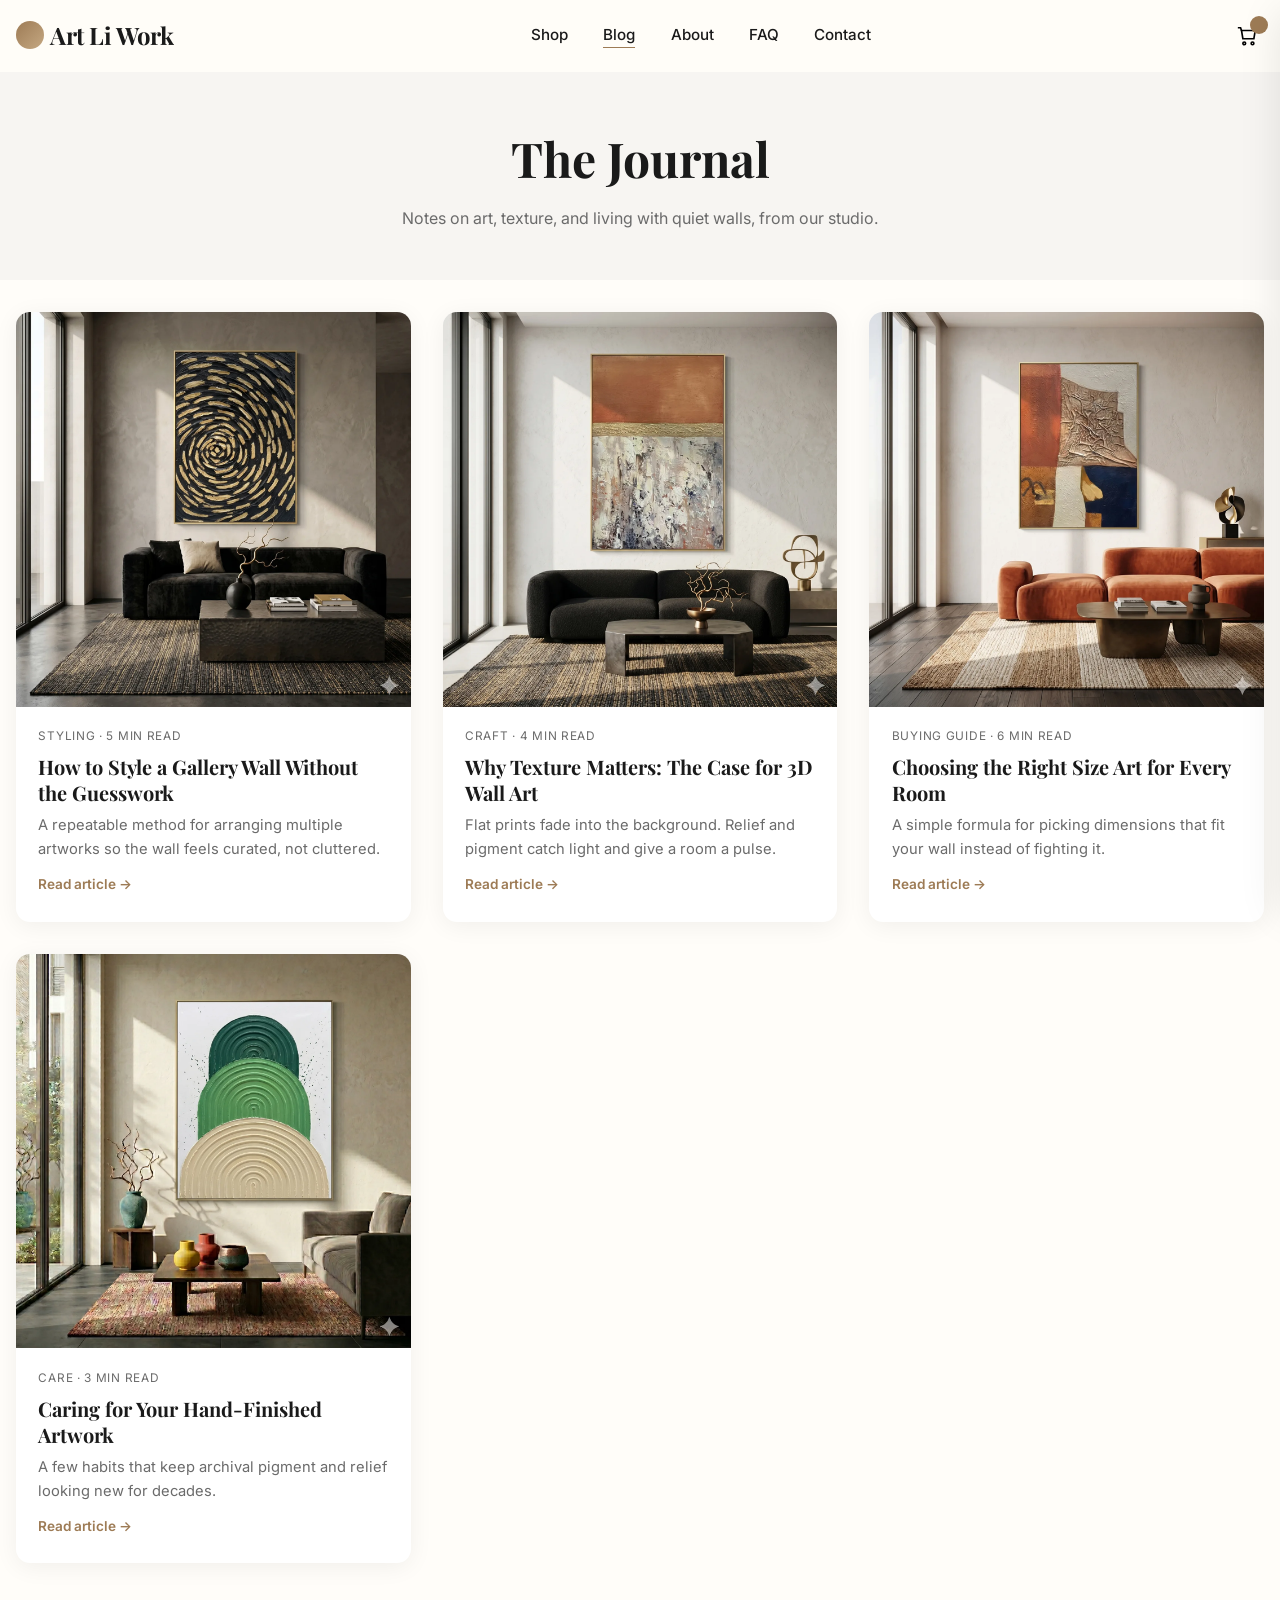
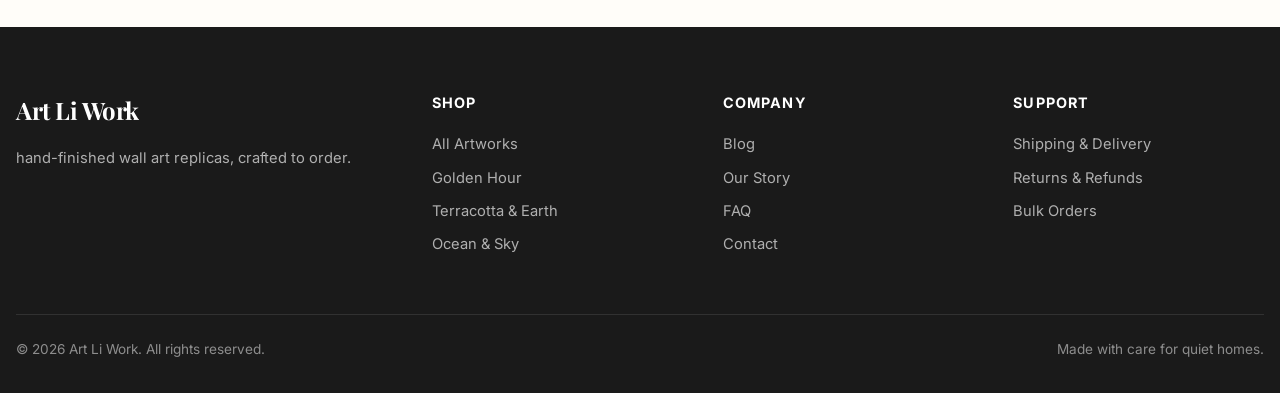
<file: blog.html>
<!DOCTYPE html>
<html lang="en">
<head>
  <meta charset="UTF-8">
  <meta name="viewport" content="width=device-width, initial-scale=1.0">
  <title>The Journal | Art Li Work</title>
  <meta name="description" content="Notes on wall art, texture, and living with quiet walls, from the studio of Art Li Work.">
  <link rel="stylesheet" href="css/style.css">
  <link rel="icon" type="image/svg+xml" href="data:image/svg+xml,%3Csvg xmlns='http://www.w3.org/2000/svg' viewBox='0 0 100 100'%3E%3Ccircle cx='50' cy='50' r='50' fill='%239d7b55'/%3E%3C/svg%3E">
</head>
<body data-page="blog">
  <a class="sr-only" href="#main">Skip to content</a>

  <header class="header">
    <div class="container header-inner">
      <a href="index.html" class="logo" aria-label="Art Li Work home">
        <span class="logo-mark" aria-hidden="true"></span>
        Art Li Work
      </a>
      <nav>
        <ul class="nav-links">
          <li><a href="shop.html">Shop</a></li>
          <li><a href="blog.html" class="active">Blog</a></li>
          <li><a href="about.html">About</a></li>
          <li><a href="faq.html">FAQ</a></li>
          <li><a href="contact.html">Contact</a></li>
        </ul>
      </nav>
      <div class="header-actions">
        <button class="icon-btn" data-cart-toggle aria-label="Open cart">
          <svg viewBox="0 0 24 24"><path d="M6 6h15l-1.5 9h-12z"/><circle cx="9" cy="20" r="1.5"/><circle cx="18" cy="20" r="1.5"/><path d="M6 6L5 3H2"/></svg>
          <span class="cart-count" aria-hidden="true"></span>
        </button>
        <button class="icon-btn menu-toggle" aria-label="Open menu">
          <svg viewBox="0 0 24 24"><path d="M3 6h18M3 12h18M3 18h18"/></svg>
        </button>
      </div>
    </div>
  </header>

  <main id="main">
    <div class="page-header">
      <div class="container">
        <h1>The Journal</h1>
        <p>Notes on art, texture, and living with quiet walls, from our studio.</p>
      </div>
    </div>

    <div class="container">
      <div class="post-grid" id="blog-grid"></div>
    </div>
  </main>

  <footer class="footer">
    <div class="container">
      <div class="footer-grid">
        <div class="footer-brand">
          <a href="index.html" class="logo" aria-label="Art Li Work home">
            <span class="logo-mark" aria-hidden="true"></span>
            Art Li Work
          </a>
          <p>hand-finished wall art replicas, crafted to order.</p>
        </div>
        <div>
          <h4>Shop</h4>
          <a href="shop.html">All Artworks</a>
          <a href="shop.html?family=golden-hour">Golden Hour</a>
          <a href="shop.html?family=terracotta">Terracotta & Earth</a>
          <a href="shop.html?family=ocean-sky">Ocean &amp; Sky</a>
        </div>
        <div>
          <h4>Company</h4>
          <a href="blog.html">Blog</a>
          <a href="about.html">Our Story</a>
          <a href="faq.html">FAQ</a>
          <a href="contact.html">Contact</a>
        </div>
        <div>
          <h4>Support</h4>
          <a href="faq.html">Shipping & Delivery</a>
          <a href="faq.html">Returns & Refunds</a>
          <a href="contact.html">Bulk Orders</a>
        </div>
      </div>
      <div class="footer-bottom">
        <span>&copy; <span id="year"></span> Art Li Work. All rights reserved.</span>
        <span>Made with care for quiet homes.</span>
      </div>
    </div>
  </footer>

  <script>document.getElementById('year').textContent = new Date().getFullYear();</script>
  <script src="js/data.js"></script>
  <script src="js/cart.js"></script>
  <script src="js/main.js"></script>
</body>
</html>
</file>
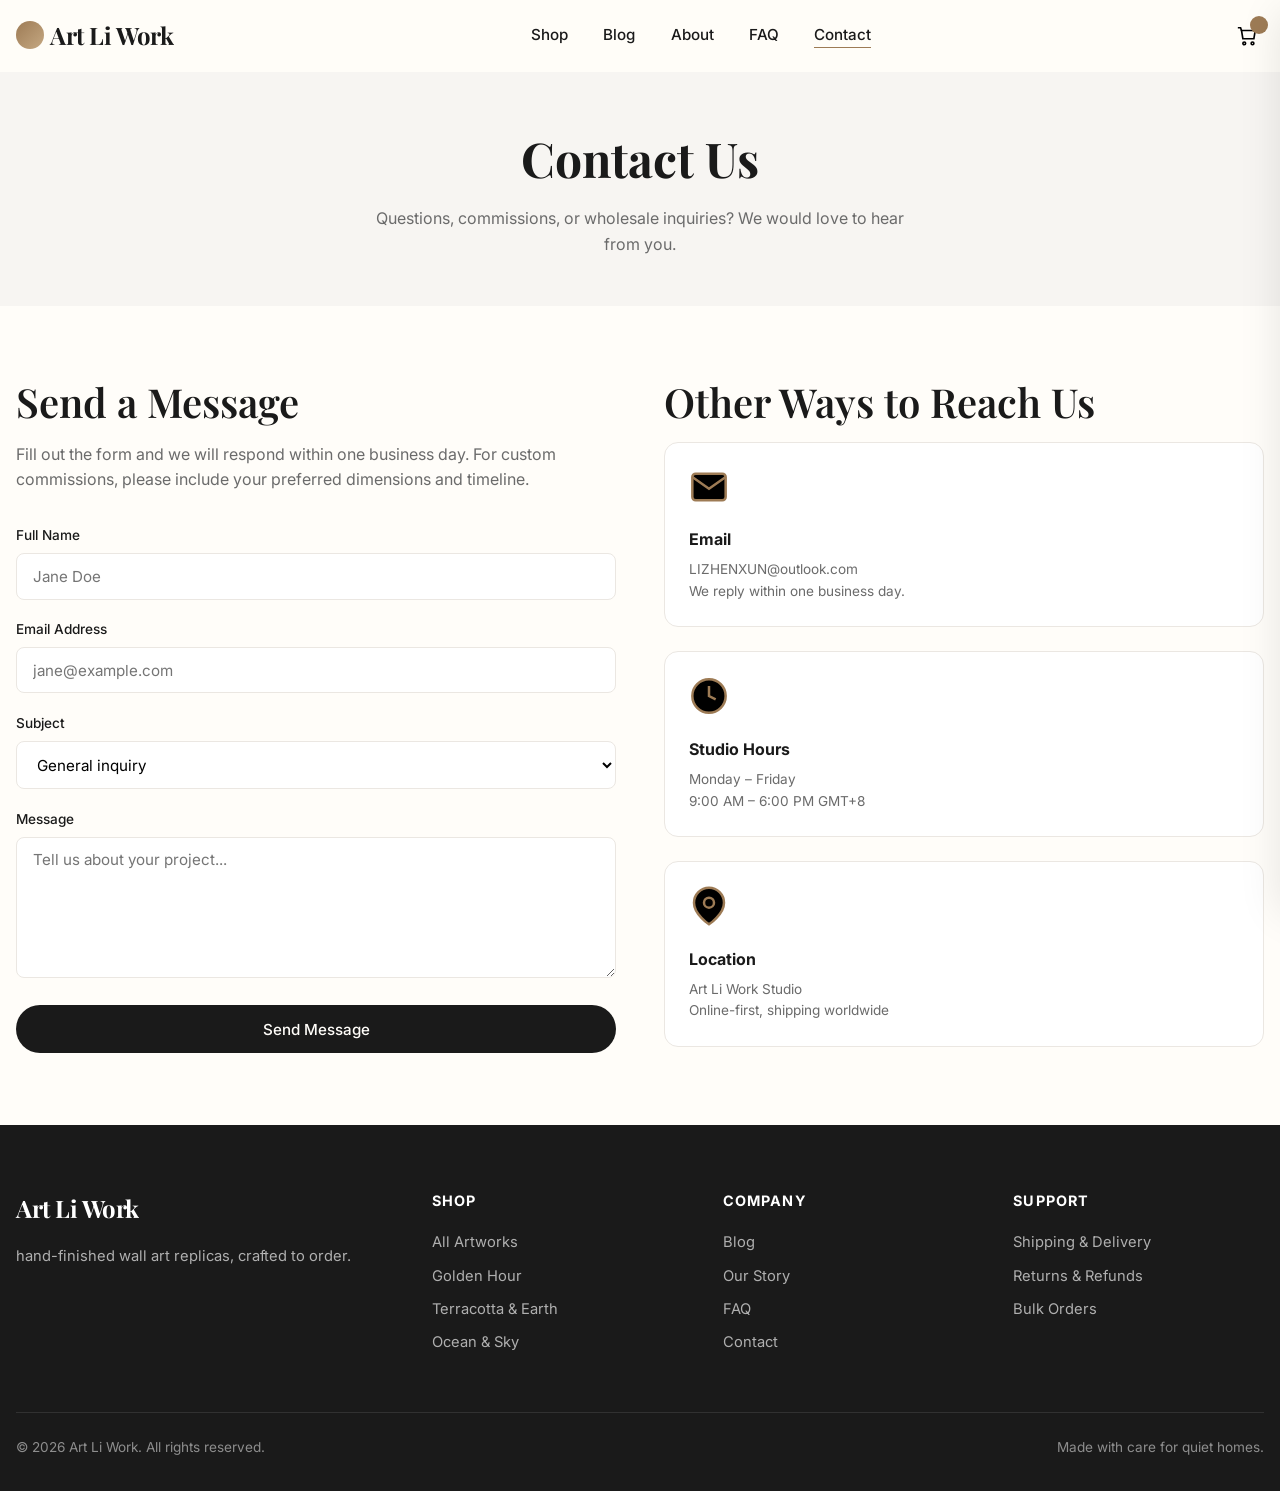
<file: contact.html>
<!DOCTYPE html>
<html lang="en">
<head>
  <meta charset="UTF-8">
  <meta name="viewport" content="width=device-width, initial-scale=1.0">
  <title>Contact Us | Art Li Work</title>
  <meta name="description" content="Get in touch with Art Li Work for custom commissions, sizing advice, wholesale inquiries, and support.">
  <link rel="stylesheet" href="css/style.css">
  <link rel="icon" type="image/svg+xml" href="data:image/svg+xml,%3Csvg xmlns='http://www.w3.org/2000/svg' viewBox='0 0 100 100'%3E%3Ccircle cx='50' cy='50' r='50' fill='%239d7b55'/%3E%3C/svg%3E">
</head>
<body data-page="contact">
  <a class="sr-only" href="#main">Skip to content</a>

  <header class="header">
    <div class="container header-inner">
      <a href="index.html" class="logo" aria-label="Art Li Work home">
        <span class="logo-mark" aria-hidden="true"></span>
        Art Li Work
      </a>
      <nav>
        <ul class="nav-links">
          <li><a href="shop.html">Shop</a></li>
          <li><a href="blog.html">Blog</a></li>
          <li><a href="about.html">About</a></li>
          <li><a href="faq.html">FAQ</a></li>
          <li><a href="contact.html" class="active">Contact</a></li>
        </ul>
      </nav>
      <div class="header-actions">
        <button class="icon-btn" data-cart-toggle aria-label="Open cart">
          <svg viewBox="0 0 24 24"><path d="M6 6h15l-1.5 9h-12z"/><circle cx="9" cy="20" r="1.5"/><circle cx="18" cy="20" r="1.5"/><path d="M6 6L5 3H2"/></svg>
          <span class="cart-count" aria-hidden="true"></span>
        </button>
        <button class="icon-btn menu-toggle" aria-label="Open menu">
          <svg viewBox="0 0 24 24"><path d="M3 6h18M3 12h18M3 18h18"/></svg>
        </button>
      </div>
    </div>
  </header>

  <main id="main">
    <div class="page-header">
      <div class="container">
        <h1>Contact Us</h1>
        <p>Questions, commissions, or wholesale inquiries? We would love to hear from you.</p>
      </div>
    </div>

    <section class="section">
      <div class="container contact-grid">
        <div>
          <h2 class="section-title" style="margin-bottom: 1rem;">Send a Message</h2>
          <p style="color: var(--text-muted); margin-bottom: 2rem;">Fill out the form and we will respond within one business day. For custom commissions, please include your preferred dimensions and timeline.</p>
          <form id="contact-form">
            <div class="form-group">
              <label for="name">Full Name</label>
              <input type="text" id="name" name="name" required placeholder="Jane Doe">
            </div>
            <div class="form-group">
              <label for="email">Email Address</label>
              <input type="email" id="email" name="email" required placeholder="jane@example.com">
            </div>
            <div class="form-group">
              <label for="subject">Subject</label>
              <select id="subject" name="subject">
                <option>General inquiry</option>
                <option>Sizing advice</option>
                <option>Custom commission</option>
                <option>Wholesale / Trade</option>
                <option>Order support</option>
              </select>
            </div>
            <div class="form-group">
              <label for="message">Message</label>
              <textarea id="message" name="message" rows="6" required placeholder="Tell us about your project..."></textarea>
            </div>
            <button type="submit" class="btn btn-primary btn-block">Send Message</button>
          </form>
        </div>

        <div>
          <h2 class="section-title" style="margin-bottom: 1rem;">Other Ways to Reach Us</h2>
          <div class="feature" style="text-align: left; margin-bottom: 1.5rem;">
            <svg class="feature-icon" style="margin: 0 0 0.8rem;" viewBox="0 0 24 24"><path d="M4 4h16c1.1 0 2 .9 2 2v12c0 1.1-.9 2-2 2H4c-1.1 0-2-.9-2-2V6c0-1.1.9-2 2-2z"/><polyline points="22,6 12,13 2,6"/></svg>
            <h3>Email</h3>
            <p style="color: var(--text-muted);">LIZHENXUN@outlook.com<br>We reply within one business day.</p>
          </div>
          <div class="feature" style="text-align: left; margin-bottom: 1.5rem;">
            <svg class="feature-icon" style="margin: 0 0 0.8rem;" viewBox="0 0 24 24"><circle cx="12" cy="12" r="10"/><path d="M12 6v6l4 2"/></svg>
            <h3>Studio Hours</h3>
            <p style="color: var(--text-muted);">Monday – Friday<br>9:00 AM – 6:00 PM GMT+8</p>
          </div>
          <div class="feature" style="text-align: left;">
            <svg class="feature-icon" style="margin: 0 0 0.8rem;" viewBox="0 0 24 24"><path d="M21 10c0 7-9 13-9 13s-9-6-9-13a9 9 0 0 1 18 0z"/><circle cx="12" cy="10" r="3"/></svg>
            <h3>Location</h3>
            <p style="color: var(--text-muted);">Art Li Work Studio<br>Online-first, shipping worldwide</p>
          </div>
        </div>
      </div>
    </section>
  </main>

  <footer class="footer">
    <div class="container">
      <div class="footer-grid">
        <div class="footer-brand">
          <a href="index.html" class="logo" aria-label="Art Li Work home">
            <span class="logo-mark" aria-hidden="true"></span>
            Art Li Work
          </a>
          <p>hand-finished wall art replicas, crafted to order.</p>
        </div>
        <div>
          <h4>Shop</h4>
          <a href="shop.html">All Artworks</a>
          <a href="shop.html?family=golden-hour">Golden Hour</a>
          <a href="shop.html?family=terracotta">Terracotta & Earth</a>
          <a href="shop.html?family=ocean-sky">Ocean &amp; Sky</a>
        </div>
        <div>
          <h4>Company</h4>
          <a href="blog.html">Blog</a>
          <a href="about.html">Our Story</a>
          <a href="faq.html">FAQ</a>
          <a href="contact.html">Contact</a>
        </div>
        <div>
          <h4>Support</h4>
          <a href="faq.html">Shipping & Delivery</a>
          <a href="faq.html">Returns & Refunds</a>
          <a href="contact.html">Bulk Orders</a>
        </div>
      </div>
      <div class="footer-bottom">
        <span>&copy; <span id="year"></span> Art Li Work. All rights reserved.</span>
        <span>Made with care for quiet homes.</span>
      </div>
    </div>
  </footer>

  <script>
    document.getElementById('year').textContent = new Date().getFullYear();
    document.getElementById('contact-form').addEventListener('submit', function(e) {
      e.preventDefault();
      alert('Thank you for your message. This is a demo storefront; in production this form would send your inquiry to our team.');
      this.reset();
    });
  </script>
  <script src="js/data.js"></script>
  <script src="js/cart.js"></script>
  <script src="js/main.js"></script>
</body>
</html>
</file>
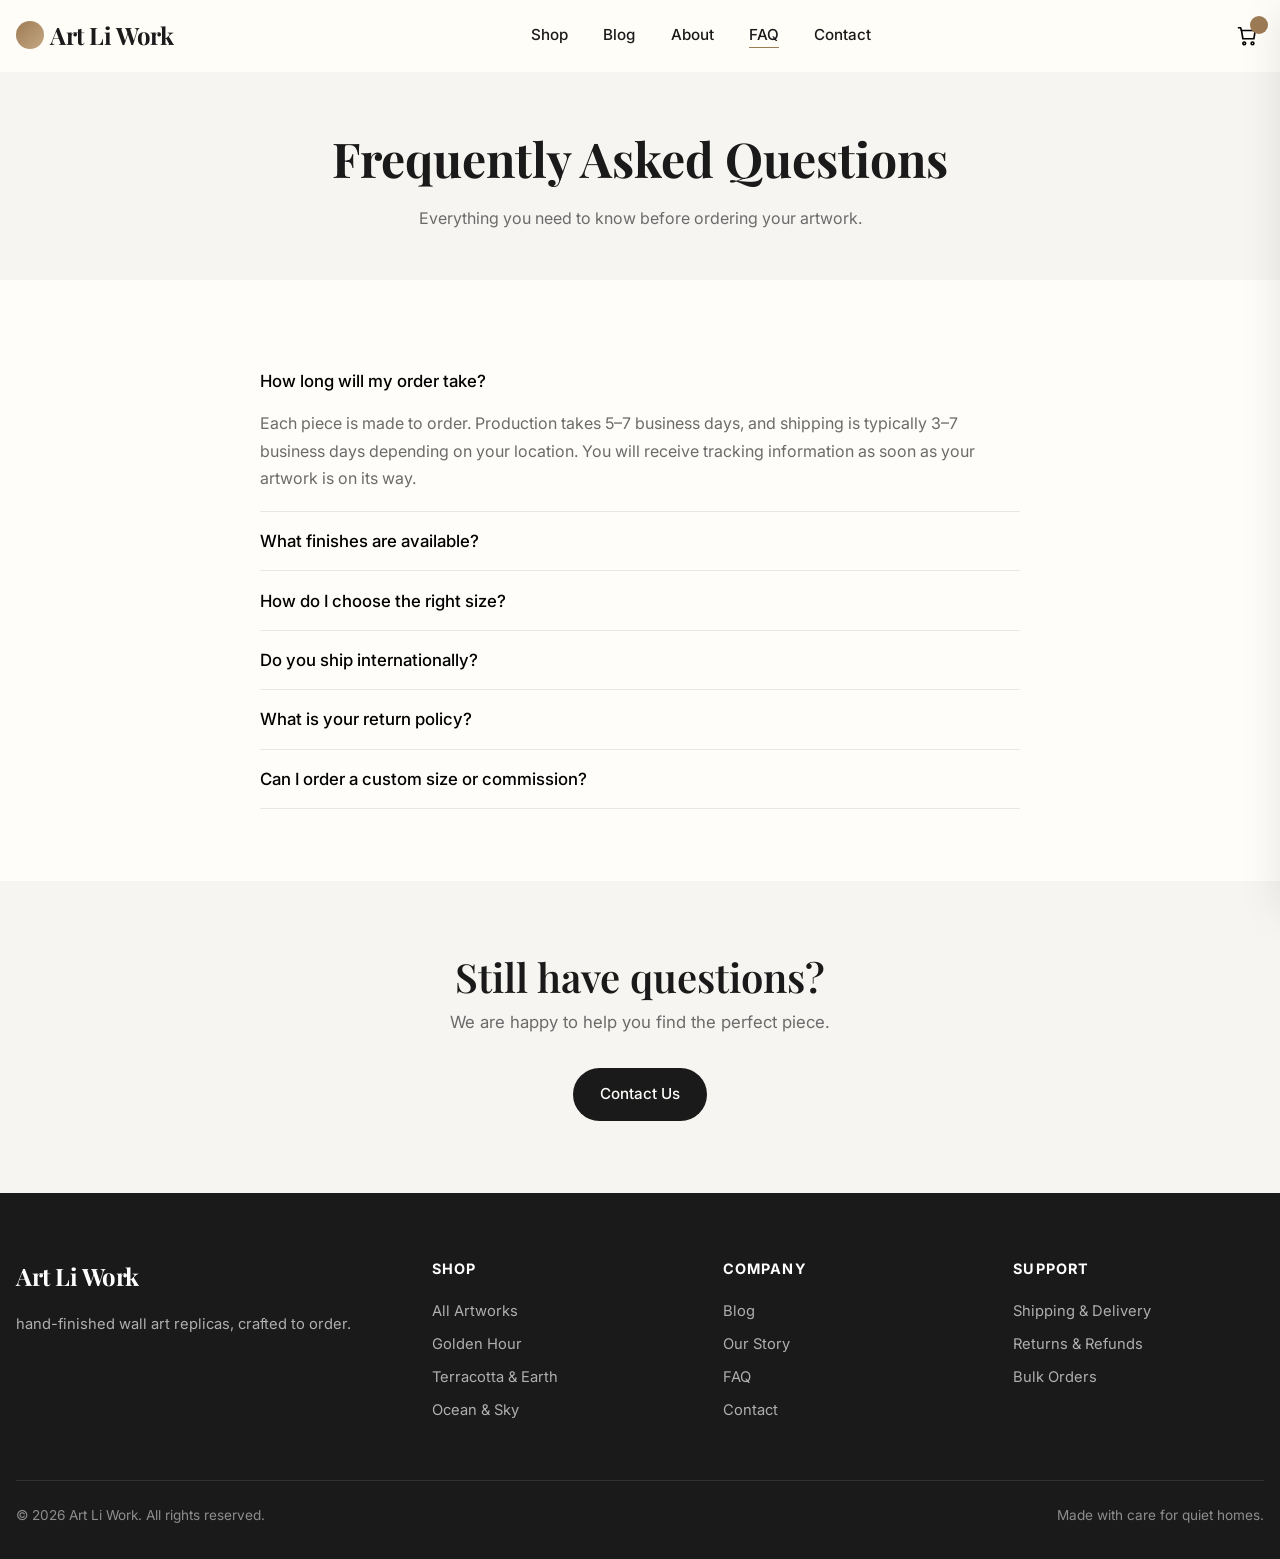
<file: faq.html>
<!DOCTYPE html>
<html lang="en">
<head>
  <meta charset="UTF-8">
  <meta name="viewport" content="width=device-width, initial-scale=1.0">
  <title>FAQ | Art Li Work</title>
  <meta name="description" content="Answers to common questions about shipping, returns, finishes, and choosing the right artwork for your space.">
  <link rel="stylesheet" href="css/style.css">
  <link rel="icon" type="image/svg+xml" href="data:image/svg+xml,%3Csvg xmlns='http://www.w3.org/2000/svg' viewBox='0 0 100 100'%3E%3Ccircle cx='50' cy='50' r='50' fill='%239d7b55'/%3E%3C/svg%3E">
</head>
<body data-page="faq">
  <a class="sr-only" href="#main">Skip to content</a>

  <header class="header">
    <div class="container header-inner">
      <a href="index.html" class="logo" aria-label="Art Li Work home">
        <span class="logo-mark" aria-hidden="true"></span>
        Art Li Work
      </a>
      <nav>
        <ul class="nav-links">
          <li><a href="shop.html">Shop</a></li>
          <li><a href="blog.html">Blog</a></li>
          <li><a href="about.html">About</a></li>
          <li><a href="faq.html" class="active">FAQ</a></li>
          <li><a href="contact.html">Contact</a></li>
        </ul>
      </nav>
      <div class="header-actions">
        <button class="icon-btn" data-cart-toggle aria-label="Open cart">
          <svg viewBox="0 0 24 24"><path d="M6 6h15l-1.5 9h-12z"/><circle cx="9" cy="20" r="1.5"/><circle cx="18" cy="20" r="1.5"/><path d="M6 6L5 3H2"/></svg>
          <span class="cart-count" aria-hidden="true"></span>
        </button>
        <button class="icon-btn menu-toggle" aria-label="Open menu">
          <svg viewBox="0 0 24 24"><path d="M3 6h18M3 12h18M3 18h18"/></svg>
        </button>
      </div>
    </div>
  </header>

  <main id="main">
    <div class="page-header">
      <div class="container">
        <h1>Frequently Asked Questions</h1>
        <p>Everything you need to know before ordering your artwork.</p>
      </div>
    </div>

    <section class="section">
      <div class="container">
        <div class="accordion">
          <div class="accordion-item open">
            <button class="accordion-trigger">
              How long will my order take?
              <svg viewBox="0 0 24 24"><path d="M12 5v14M5 12h14"/></svg>
            </button>
            <div class="accordion-content" style="max-height: 200px;">
              <div class="accordion-content-inner">
                Each piece is made to order. Production takes 5–7 business days, and shipping is typically 3–7 business days depending on your location. You will receive tracking information as soon as your artwork is on its way.
              </div>
            </div>
          </div>
          <div class="accordion-item">
            <button class="accordion-trigger">
              What finishes are available?
              <svg viewBox="0 0 24 24"><path d="M12 5v14M5 12h14"/></svg>
            </button>
            <div class="accordion-content">
              <div class="accordion-content-inner">
                We offer three finishes: <strong>Rolled Canvas</strong> (frameless, ships in a tube), <strong>Stretched & Ready-to-Hang</strong> (mounted on a solid wood frame with hooks), and <strong>Framed in Solid Wood</strong> (a clean floating frame in natural or black wood).
              </div>
            </div>
          </div>
          <div class="accordion-item">
            <button class="accordion-trigger">
              How do I choose the right size?
              <svg viewBox="0 0 24 24"><path d="M12 5v14M5 12h14"/></svg>
            </button>
            <div class="accordion-content">
              <div class="accordion-content-inner">
                For a single statement piece above a sofa or bed, Large or X-Large usually works best. For narrow hallways or intimate corners, Small or Medium is ideal. If you are unsure, email us a photo of your wall and we will recommend the right scale.
              </div>
            </div>
          </div>
          <div class="accordion-item">
            <button class="accordion-trigger">
              Do you ship internationally?
              <svg viewBox="0 0 24 24"><path d="M12 5v14M5 12h14"/></svg>
            </button>
            <div class="accordion-content">
              <div class="accordion-content-inner">
                Yes, we ship worldwide via insured courier. Free shipping is available on orders over $400. For remote destinations, additional transit time may apply.
              </div>
            </div>
          </div>
          <div class="accordion-item">
            <button class="accordion-trigger">
              What is your return policy?
              <svg viewBox="0 0 24 24"><path d="M12 5v14M5 12h14"/></svg>
            </button>
            <div class="accordion-content">
              <div class="accordion-content-inner">
                We offer a 30-day no-risk money-back guarantee. If your artwork does not feel right in your space, contact us and we will arrange a return or exchange. Custom commissions are non-refundable, but we will share proofs before final production.
              </div>
            </div>
          </div>
          <div class="accordion-item">
            <button class="accordion-trigger">
              Can I order a custom size or commission?
              <svg viewBox="0 0 24 24"><path d="M12 5v14M5 12h14"/></svg>
            </button>
            <div class="accordion-content">
              <div class="accordion-content-inner">
                Absolutely. We regularly work with interior designers and private collectors on custom sizes and commissions. Reach out through our <a href="contact.html">Contact page</a> with your dimensions, reference image, and timeline.
              </div>
            </div>
          </div>
        </div>
      </div>
    </section>

    <section class="section" style="background: var(--bg-2);">
      <div class="container">
        <div class="text-center" style="max-width: 560px; margin: 0 auto;">
          <h2 class="section-title">Still have questions?</h2>
          <p class="section-subtitle">We are happy to help you find the perfect piece.</p>
          <a href="contact.html" class="btn btn-primary">Contact Us</a>
        </div>
      </div>
    </section>
  </main>

  <footer class="footer">
    <div class="container">
      <div class="footer-grid">
        <div class="footer-brand">
          <a href="index.html" class="logo" aria-label="Art Li Work home">
            <span class="logo-mark" aria-hidden="true"></span>
            Art Li Work
          </a>
          <p>hand-finished wall art replicas, crafted to order.</p>
        </div>
        <div>
          <h4>Shop</h4>
          <a href="shop.html">All Artworks</a>
          <a href="shop.html?family=golden-hour">Golden Hour</a>
          <a href="shop.html?family=terracotta">Terracotta & Earth</a>
          <a href="shop.html?family=ocean-sky">Ocean &amp; Sky</a>
        </div>
        <div>
          <h4>Company</h4>
          <a href="blog.html">Blog</a>
          <a href="about.html">Our Story</a>
          <a href="faq.html">FAQ</a>
          <a href="contact.html">Contact</a>
        </div>
        <div>
          <h4>Support</h4>
          <a href="faq.html">Shipping & Delivery</a>
          <a href="faq.html">Returns & Refunds</a>
          <a href="contact.html">Bulk Orders</a>
        </div>
      </div>
      <div class="footer-bottom">
        <span>&copy; <span id="year"></span> Art Li Work. All rights reserved.</span>
        <span>Made with care for quiet homes.</span>
      </div>
    </div>
  </footer>

  <script>document.getElementById('year').textContent = new Date().getFullYear();</script>
  <script src="js/data.js"></script>
  <script src="js/cart.js"></script>
  <script src="js/main.js"></script>
</body>
</html>
</file>
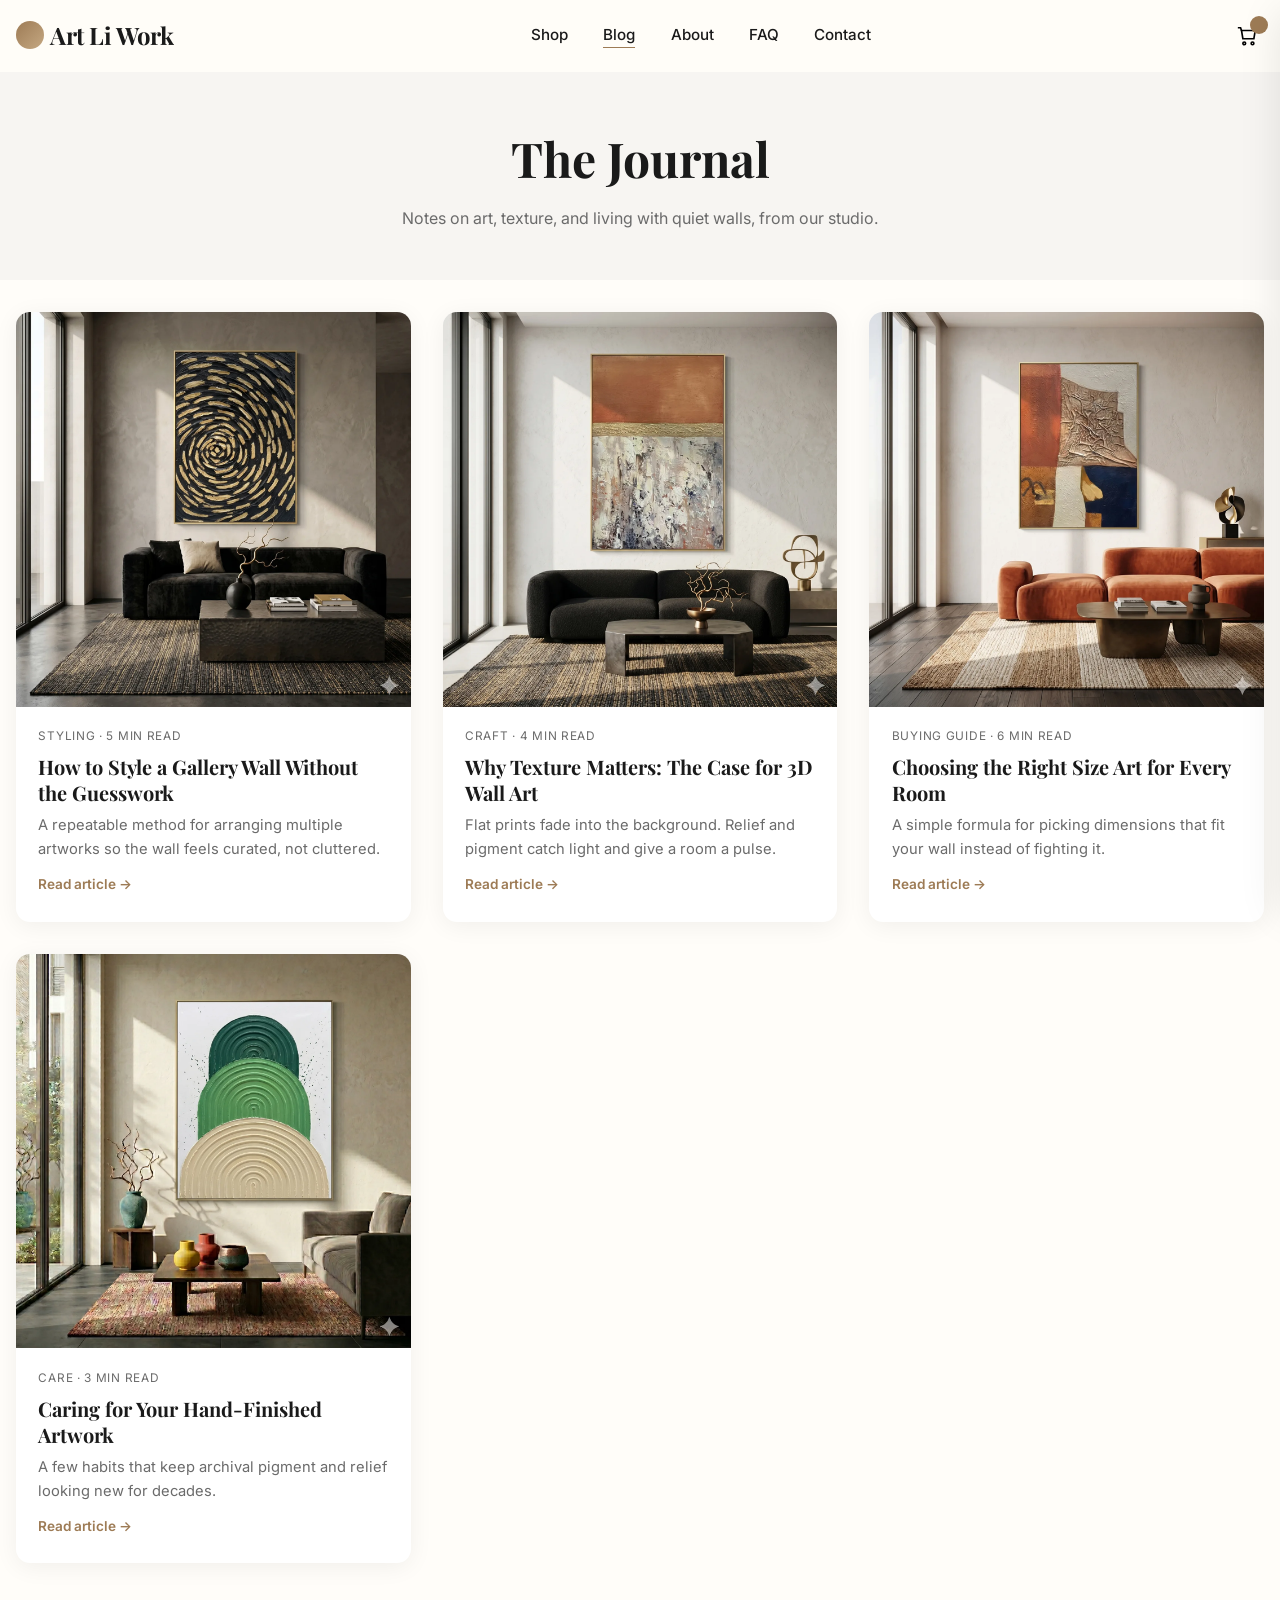
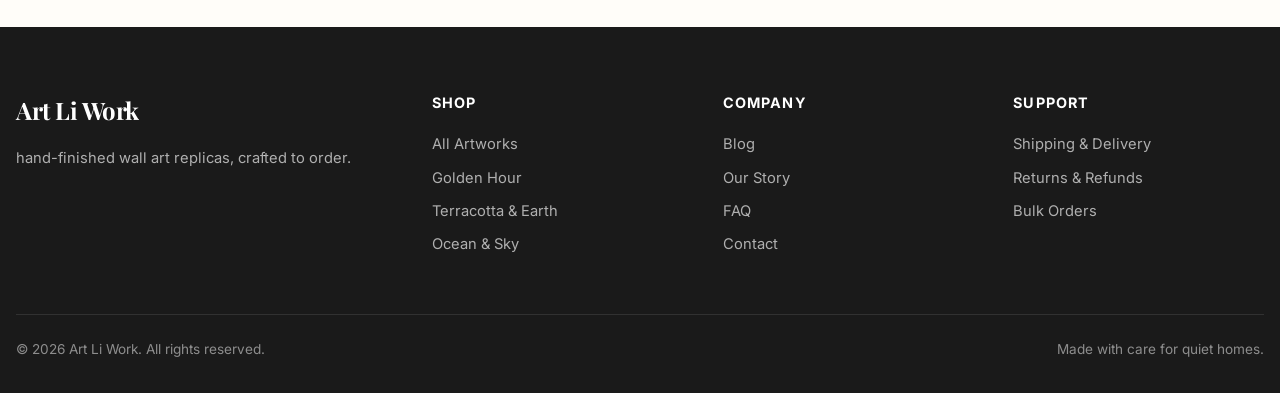
<file: post.html>
<!DOCTYPE html>
<html lang="en">
<head>
  <meta charset="UTF-8">
  <meta name="viewport" content="width=device-width, initial-scale=1.0">
  <title>Article | Art Li Work</title>
  <meta name="description" content="Stories and styling notes from the Art Li Work studio.">
  <link rel="stylesheet" href="css/style.css">
  <link rel="icon" type="image/svg+xml" href="data:image/svg+xml,%3Csvg xmlns='http://www.w3.org/2000/svg' viewBox='0 0 100 100'%3E%3Ccircle cx='50' cy='50' r='50' fill='%239d7b55'/%3E%3C/svg%3E">
</head>
<body data-page="post">
  <a class="sr-only" href="#main">Skip to content</a>

  <header class="header">
    <div class="container header-inner">
      <a href="index.html" class="logo" aria-label="Art Li Work home">
        <span class="logo-mark" aria-hidden="true"></span>
        Art Li Work
      </a>
      <nav>
        <ul class="nav-links">
          <li><a href="shop.html">Shop</a></li>
          <li><a href="blog.html" class="active">Blog</a></li>
          <li><a href="about.html">About</a></li>
          <li><a href="faq.html">FAQ</a></li>
          <li><a href="contact.html">Contact</a></li>
        </ul>
      </nav>
      <div class="header-actions">
        <button class="icon-btn" data-cart-toggle aria-label="Open cart">
          <svg viewBox="0 0 24 24"><path d="M6 6h15l-1.5 9h-12z"/><circle cx="9" cy="20" r="1.5"/><circle cx="18" cy="20" r="1.5"/><path d="M6 6L5 3H2"/></svg>
          <span class="cart-count" aria-hidden="true"></span>
        </button>
        <button class="icon-btn menu-toggle" aria-label="Open menu">
          <svg viewBox="0 0 24 24"><path d="M3 6h18M3 12h18M3 18h18"/></svg>
        </button>
      </div>
    </div>
  </header>

  <main id="main">
    <div class="container">
      <article class="article">
        <a href="blog.html" class="article-back">&larr; Back to the Journal</a>
        <div class="article-cover">
          <img id="post-cover" src="" alt="">
        </div>
        <div class="article-meta" id="post-meta"></div>
        <h1 id="post-title"></h1>
        <div class="article-body" id="post-body"></div>
        <div class="article-cta">
          <h2 class="section-title">Find the piece for your wall</h2>
          <p class="section-subtitle">Every artwork is finished to order in archival pigment on textured canvas.</p>
          <a href="shop.html" class="btn btn-primary">Explore the Collection</a>
        </div>
      </article>
    </div>
  </main>

  <footer class="footer">
    <div class="container">
      <div class="footer-grid">
        <div class="footer-brand">
          <a href="index.html" class="logo" aria-label="Art Li Work home">
            <span class="logo-mark" aria-hidden="true"></span>
            Art Li Work
          </a>
          <p>hand-finished wall art replicas, crafted to order.</p>
        </div>
        <div>
          <h4>Shop</h4>
          <a href="shop.html">All Artworks</a>
          <a href="shop.html?family=golden-hour">Golden Hour</a>
          <a href="shop.html?family=terracotta">Terracotta & Earth</a>
          <a href="shop.html?family=ocean-sky">Ocean &amp; Sky</a>
        </div>
        <div>
          <h4>Company</h4>
          <a href="blog.html">Blog</a>
          <a href="about.html">Our Story</a>
          <a href="faq.html">FAQ</a>
          <a href="contact.html">Contact</a>
        </div>
        <div>
          <h4>Support</h4>
          <a href="faq.html">Shipping & Delivery</a>
          <a href="faq.html">Returns & Refunds</a>
          <a href="contact.html">Bulk Orders</a>
        </div>
      </div>
      <div class="footer-bottom">
        <span>&copy; <span id="year"></span> Art Li Work. All rights reserved.</span>
        <span>Made with care for quiet homes.</span>
      </div>
    </div>
  </footer>

  <script>document.getElementById('year').textContent = new Date().getFullYear();</script>
  <script src="js/data.js"></script>
  <script src="js/cart.js"></script>
  <script src="js/main.js"></script>
</body>
</html>
</file>
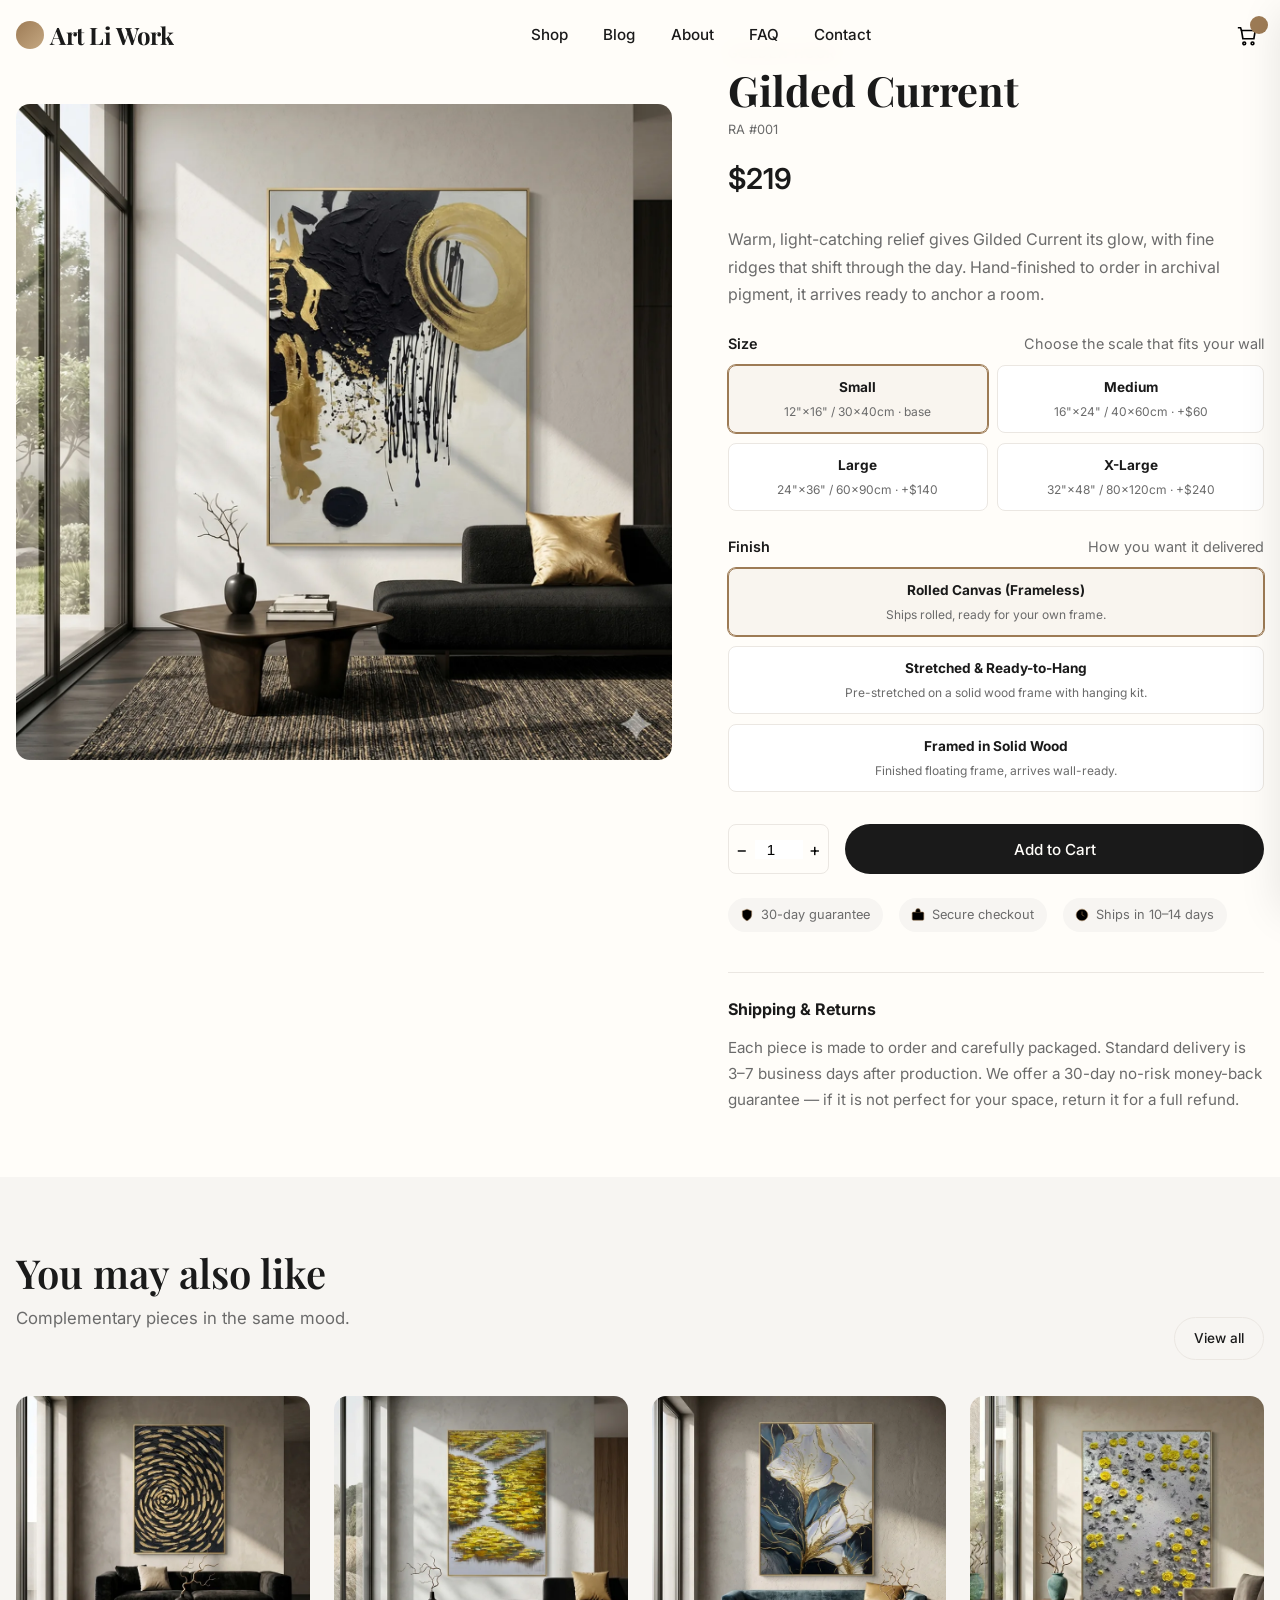
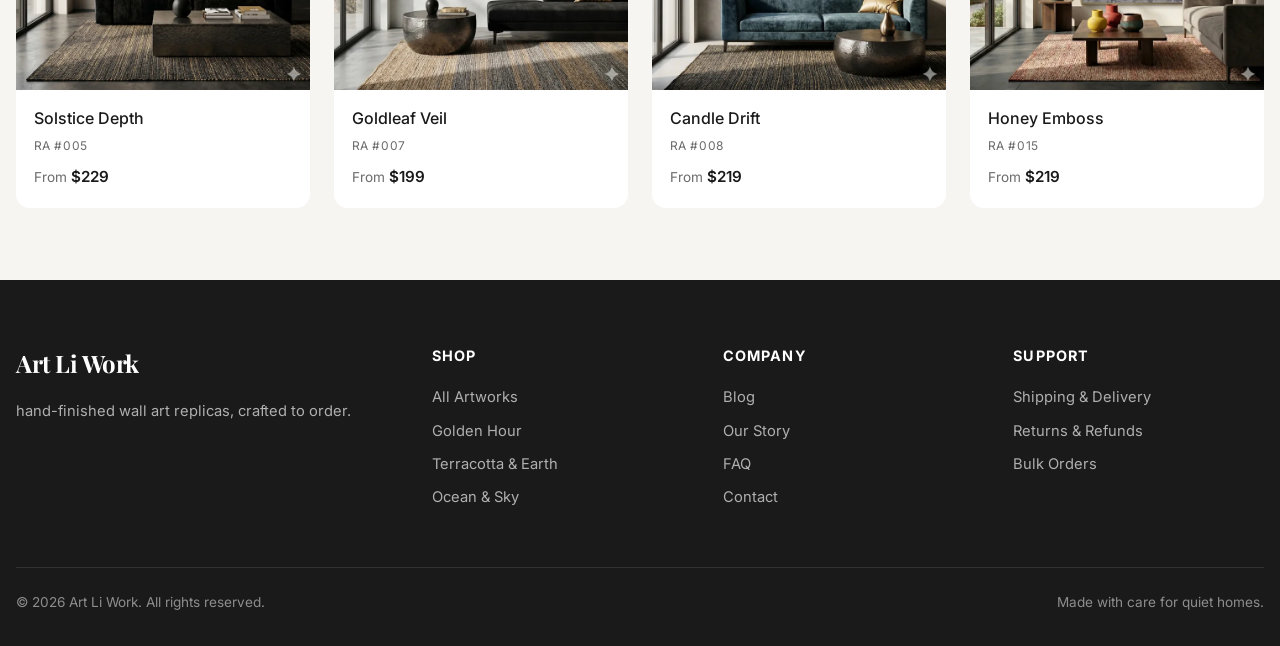
<file: product.html>
<!DOCTYPE html>
<html lang="en">
<head>
  <meta charset="UTF-8">
  <meta name="viewport" content="width=device-width, initial-scale=1.0">
  <title>Artwork | Art Li Work</title>
  <meta name="description" content="View details and customize your hand-finished wall art reproduction. Choose size, finish, and add to cart.">
  <link rel="stylesheet" href="css/style.css">
  <link rel="icon" type="image/svg+xml" href="data:image/svg+xml,%3Csvg xmlns='http://www.w3.org/2000/svg' viewBox='0 0 100 100'%3E%3Ccircle cx='50' cy='50' r='50' fill='%239d7b55'/%3E%3C/svg%3E">
</head>
<body data-page="product">
  <a class="sr-only" href="#main">Skip to content</a>

  <header class="header">
    <div class="container header-inner">
      <a href="index.html" class="logo" aria-label="Art Li Work home">
        <span class="logo-mark" aria-hidden="true"></span>
        Art Li Work
      </a>
      <nav>
        <ul class="nav-links">
          <li><a href="shop.html">Shop</a></li>
          <li><a href="blog.html">Blog</a></li>
          <li><a href="about.html">About</a></li>
          <li><a href="faq.html">FAQ</a></li>
          <li><a href="contact.html">Contact</a></li>
        </ul>
      </nav>
      <div class="header-actions">
        <button class="icon-btn" data-cart-toggle aria-label="Open cart">
          <svg viewBox="0 0 24 24"><path d="M6 6h15l-1.5 9h-12z"/><circle cx="9" cy="20" r="1.5"/><circle cx="18" cy="20" r="1.5"/><path d="M6 6L5 3H2"/></svg>
          <span class="cart-count" aria-hidden="true"></span>
        </button>
        <button class="icon-btn menu-toggle" aria-label="Open menu">
          <svg viewBox="0 0 24 24"><path d="M3 6h18M3 12h18M3 18h18"/></svg>
        </button>
      </div>
    </div>
  </header>

  <main id="main">
    <div class="container pd-grid">
      <div class="pd-gallery">
        <div class="pd-main-image">
          <img id="pd-image" src="assets/products/ra-001-detail.webp" alt="Artwork" width="1400" height="1400">
        </div>
      </div>
      <div class="pd-info">
        <a href="shop.html" class="pd-family" id="pd-family">Golden Hour</a>
        <h1 class="pd-title" id="pd-title">Gilded Current</h1>
        <div class="pd-sku" id="pd-sku">RA #001</div>
        <div class="pd-price" id="pd-price">$219</div>
        <p class="pd-desc" id="pd-desc">A hand-finished golden reproduction built from layered 3D texture and archival pigment.</p>

        <div class="option-group">
          <div class="option-label">Size <span>Choose the scale that fits your wall</span></div>
          <div class="option-list" id="pd-sizes"></div>
        </div>

        <div class="option-group">
          <div class="option-label">Finish <span>How you want it delivered</span></div>
          <div class="option-list" id="pd-formats"></div>
        </div>

        <div class="add-to-cart-actions">
          <div class="qty">
            <button data-qty="-1">−</button>
            <input type="number" id="pd-qty" value="1" min="1" readonly>
            <button data-qty="1">+</button>
          </div>
          <button class="btn btn-primary btn-block" id="pd-add">Add to Cart</button>
        </div>

        <div class="trust-pills">
          <span class="trust-pill"><svg viewBox="0 0 24 24"><path d="M12 22s8-4 8-10V5l-8-3-8 3v7c0 6 8 10 8 10z"/></svg> 30-day guarantee</span>
          <span class="trust-pill"><svg viewBox="0 0 24 24"><rect x="2" y="7" width="20" height="14" rx="2"/><path d="M16 7V5a4 4 0 0 0-8 0v2"/></svg> Secure checkout</span>
          <span class="trust-pill"><svg viewBox="0 0 24 24"><circle cx="12" cy="12" r="10"/><path d="M12 6v6l4 2"/></svg> Ships in 10–14 days</span>
        </div>

        <div style="margin-top: 2.5rem; padding-top: 1.5rem; border-top: 1px solid var(--border);">
          <h3 style="font-size: 1rem; margin-bottom: 0.8rem;">Shipping & Returns</h3>
          <p style="color: var(--text-muted); font-size: 0.95rem; line-height: 1.7;">
            Each piece is made to order and carefully packaged. Standard delivery is 3–7 business days after production. 
            We offer a 30-day no-risk money-back guarantee — if it is not perfect for your space, return it for a full refund.
          </p>
        </div>
      </div>
    </div>

    <section class="section" style="background: var(--bg-2);">
      <div class="container">
        <div class="section-header">
          <div>
            <h2 class="section-title">You may also like</h2>
            <p class="section-subtitle">Complementary pieces in the same mood.</p>
          </div>
          <a href="shop.html" class="btn btn-outline btn-sm">View all</a>
        </div>
        <div class="product-grid" id="related-grid"></div>
      </div>
    </section>
  </main>

  <footer class="footer">
    <div class="container">
      <div class="footer-grid">
        <div class="footer-brand">
          <a href="index.html" class="logo" aria-label="Art Li Work home">
            <span class="logo-mark" aria-hidden="true"></span>
            Art Li Work
          </a>
          <p>hand-finished wall art replicas, crafted to order.</p>
        </div>
        <div>
          <h4>Shop</h4>
          <a href="shop.html">All Artworks</a>
          <a href="shop.html?family=golden-hour">Golden Hour</a>
          <a href="shop.html?family=terracotta">Terracotta & Earth</a>
          <a href="shop.html?family=ocean-sky">Ocean &amp; Sky</a>
        </div>
        <div>
          <h4>Company</h4>
          <a href="blog.html">Blog</a>
          <a href="about.html">Our Story</a>
          <a href="faq.html">FAQ</a>
          <a href="contact.html">Contact</a>
        </div>
        <div>
          <h4>Support</h4>
          <a href="faq.html">Shipping & Delivery</a>
          <a href="faq.html">Returns & Refunds</a>
          <a href="contact.html">Bulk Orders</a>
        </div>
      </div>
      <div class="footer-bottom">
        <span>&copy; <span id="year"></span> Art Li Work. All rights reserved.</span>
        <span>Made with care for quiet homes.</span>
      </div>
    </div>
  </footer>

  <script>document.getElementById('year').textContent = new Date().getFullYear();</script>
  <script src="js/data.js"></script>
  <script src="js/cart.js"></script>
  <script src="js/main.js"></script>
</body>
</html>
</file>
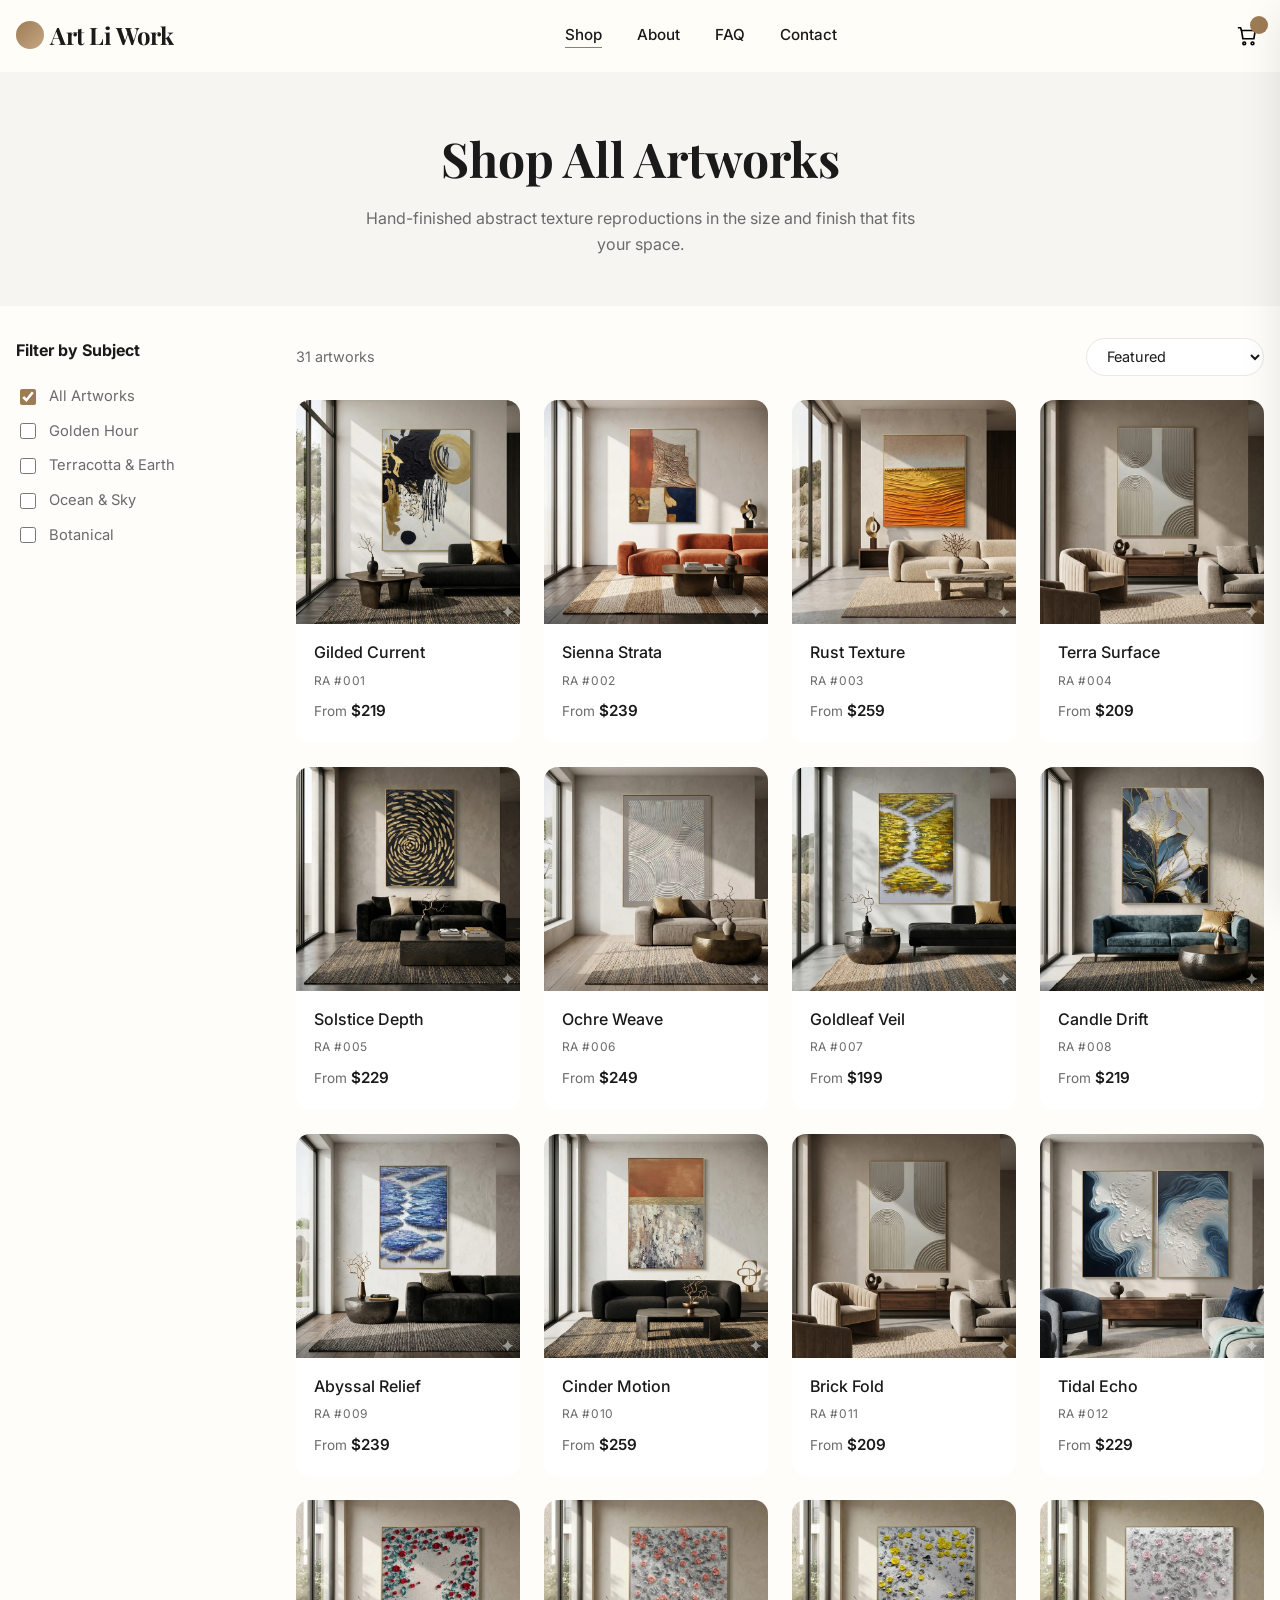
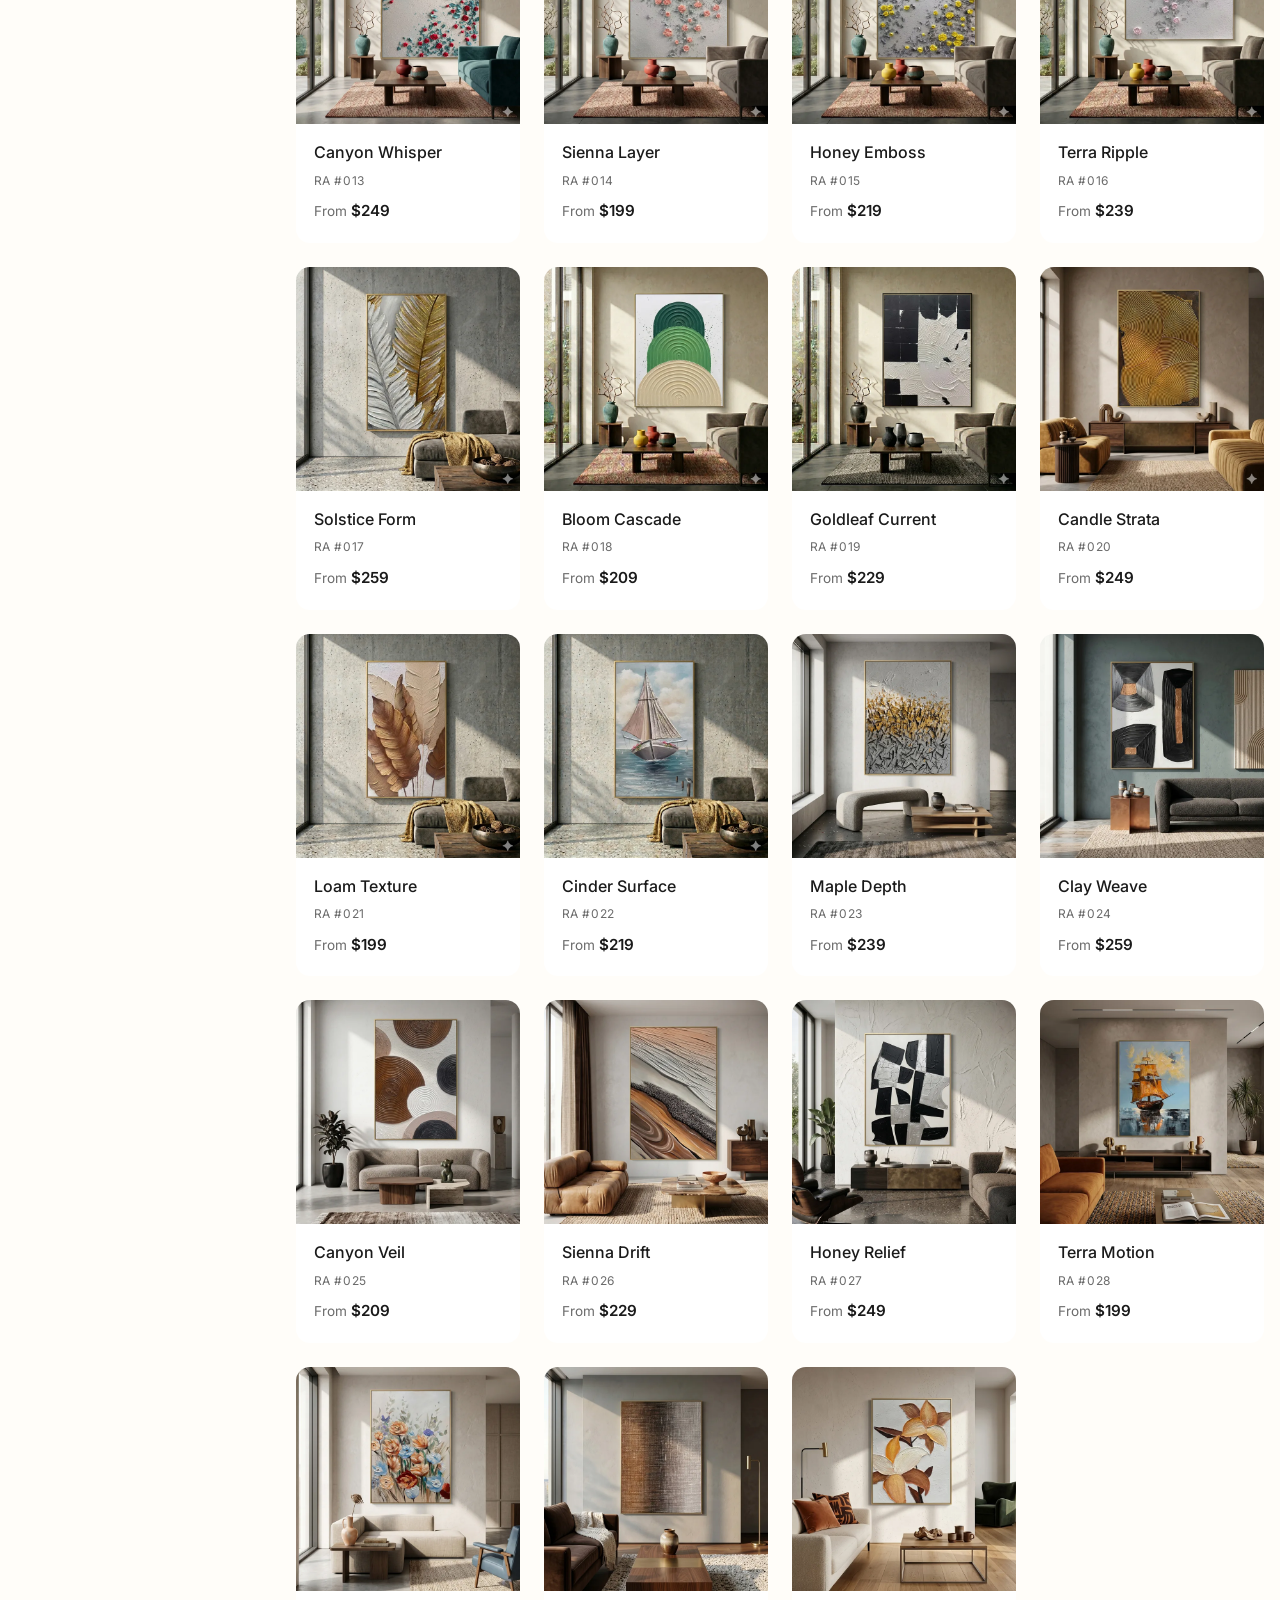
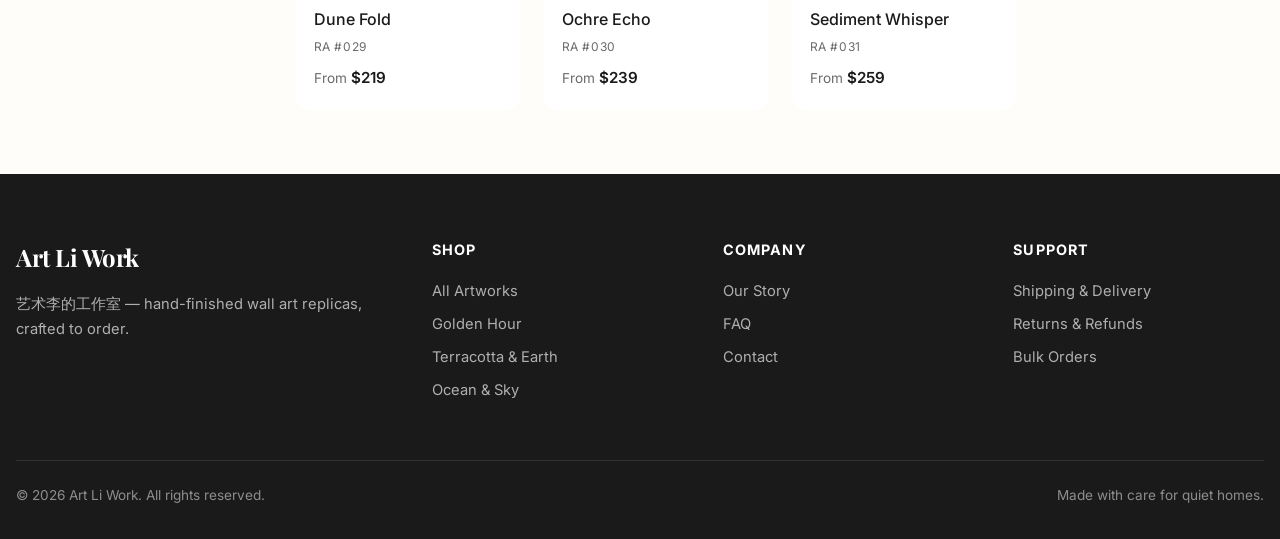
<file: shop.html>
<!DOCTYPE html>
<html lang="en">
<head>
  <meta charset="UTF-8">
  <meta name="viewport" content="width=device-width, initial-scale=1.0">
  <title>Shop Artworks | Art Li Work</title>
  <meta name="description" content="Browse our collection of hand-finished abstract wall art reproductions. Filter by color family and choose your perfect size.">
  <link rel="stylesheet" href="css/style.css">
  <link rel="icon" type="image/svg+xml" href="data:image/svg+xml,%3Csvg xmlns='http://www.w3.org/2000/svg' viewBox='0 0 100 100'%3E%3Ccircle cx='50' cy='50' r='50' fill='%239d7b55'/%3E%3C/svg%3E">
</head>
<body data-page="shop">
  <a class="sr-only" href="#main">Skip to content</a>

  <header class="header">
    <div class="container header-inner">
      <a href="index.html" class="logo" aria-label="Art Li Work home">
        <span class="logo-mark" aria-hidden="true"></span>
        Art Li Work
      </a>
      <nav>
        <ul class="nav-links">
          <li><a href="shop.html" class="active">Shop</a></li>
          <li><a href="about.html">About</a></li>
          <li><a href="faq.html">FAQ</a></li>
          <li><a href="contact.html">Contact</a></li>
        </ul>
      </nav>
      <div class="header-actions">
        <button class="icon-btn" data-cart-toggle aria-label="Open cart">
          <svg viewBox="0 0 24 24"><path d="M6 6h15l-1.5 9h-12z"/><circle cx="9" cy="20" r="1.5"/><circle cx="18" cy="20" r="1.5"/><path d="M6 6L5 3H2"/></svg>
          <span class="cart-count" aria-hidden="true"></span>
        </button>
        <button class="icon-btn menu-toggle" aria-label="Open menu">
          <svg viewBox="0 0 24 24"><path d="M3 6h18M3 12h18M3 18h18"/></svg>
        </button>
      </div>
    </div>
  </header>

  <main id="main">
    <div class="page-header">
      <div class="container">
        <h1>Shop All Artworks</h1>
        <p>Hand-finished abstract texture reproductions in the size and finish that fits your space.</p>
      </div>
    </div>

    <div class="container shop-layout">
      <aside class="shop-sidebar">
        <h3>Filter by Subject</h3>
        <div class="filter-group">
          <label><input type="checkbox" value="all" checked> All Artworks</label>
          <label><input type="checkbox" value="golden-hour"> Golden Hour</label>
          <label><input type="checkbox" value="terracotta"> Terracotta & Earth</label>
          <label><input type="checkbox" value="ocean-sky"> Ocean & Sky</label>
          <label><input type="checkbox" value="botanical"> Botanical</label>
        </div>
      </aside>

      <div>
        <div class="shop-toolbar">
          <span class="result-count" id="result-count">0 artworks</span>
          <select id="sort-select" aria-label="Sort artworks">
            <option value="featured">Featured</option>
            <option value="new">Newest</option>
            <option value="price-asc">Price: Low to High</option>
            <option value="price-desc">Price: High to Low</option>
          </select>
        </div>
        <div class="product-grid" id="shop-grid"></div>
      </div>
    </div>
  </main>

  <footer class="footer">
    <div class="container">
      <div class="footer-grid">
        <div class="footer-brand">
          <a href="index.html" class="logo" aria-label="Art Li Work home">
            <span class="logo-mark" aria-hidden="true"></span>
            Art Li Work
          </a>
          <p>艺术李的工作室 — hand-finished wall art replicas, crafted to order.</p>
        </div>
        <div>
          <h4>Shop</h4>
          <a href="shop.html">All Artworks</a>
          <a href="shop.html?family=golden-hour">Golden Hour</a>
          <a href="shop.html?family=terracotta">Terracotta & Earth</a>
          <a href="shop.html?family=ocean-sky">Ocean &amp; Sky</a>
        </div>
        <div>
          <h4>Company</h4>
          <a href="about.html">Our Story</a>
          <a href="faq.html">FAQ</a>
          <a href="contact.html">Contact</a>
        </div>
        <div>
          <h4>Support</h4>
          <a href="faq.html">Shipping & Delivery</a>
          <a href="faq.html">Returns & Refunds</a>
          <a href="contact.html">Bulk Orders</a>
        </div>
      </div>
      <div class="footer-bottom">
        <span>&copy; <span id="year"></span> Art Li Work. All rights reserved.</span>
        <span>Made with care for quiet homes.</span>
      </div>
    </div>
  </footer>

  <script>document.getElementById('year').textContent = new Date().getFullYear();</script>
  <script src="js/data.js"></script>
  <script src="js/cart.js"></script>
  <script src="js/main.js"></script>
</body>
</html>
</file>
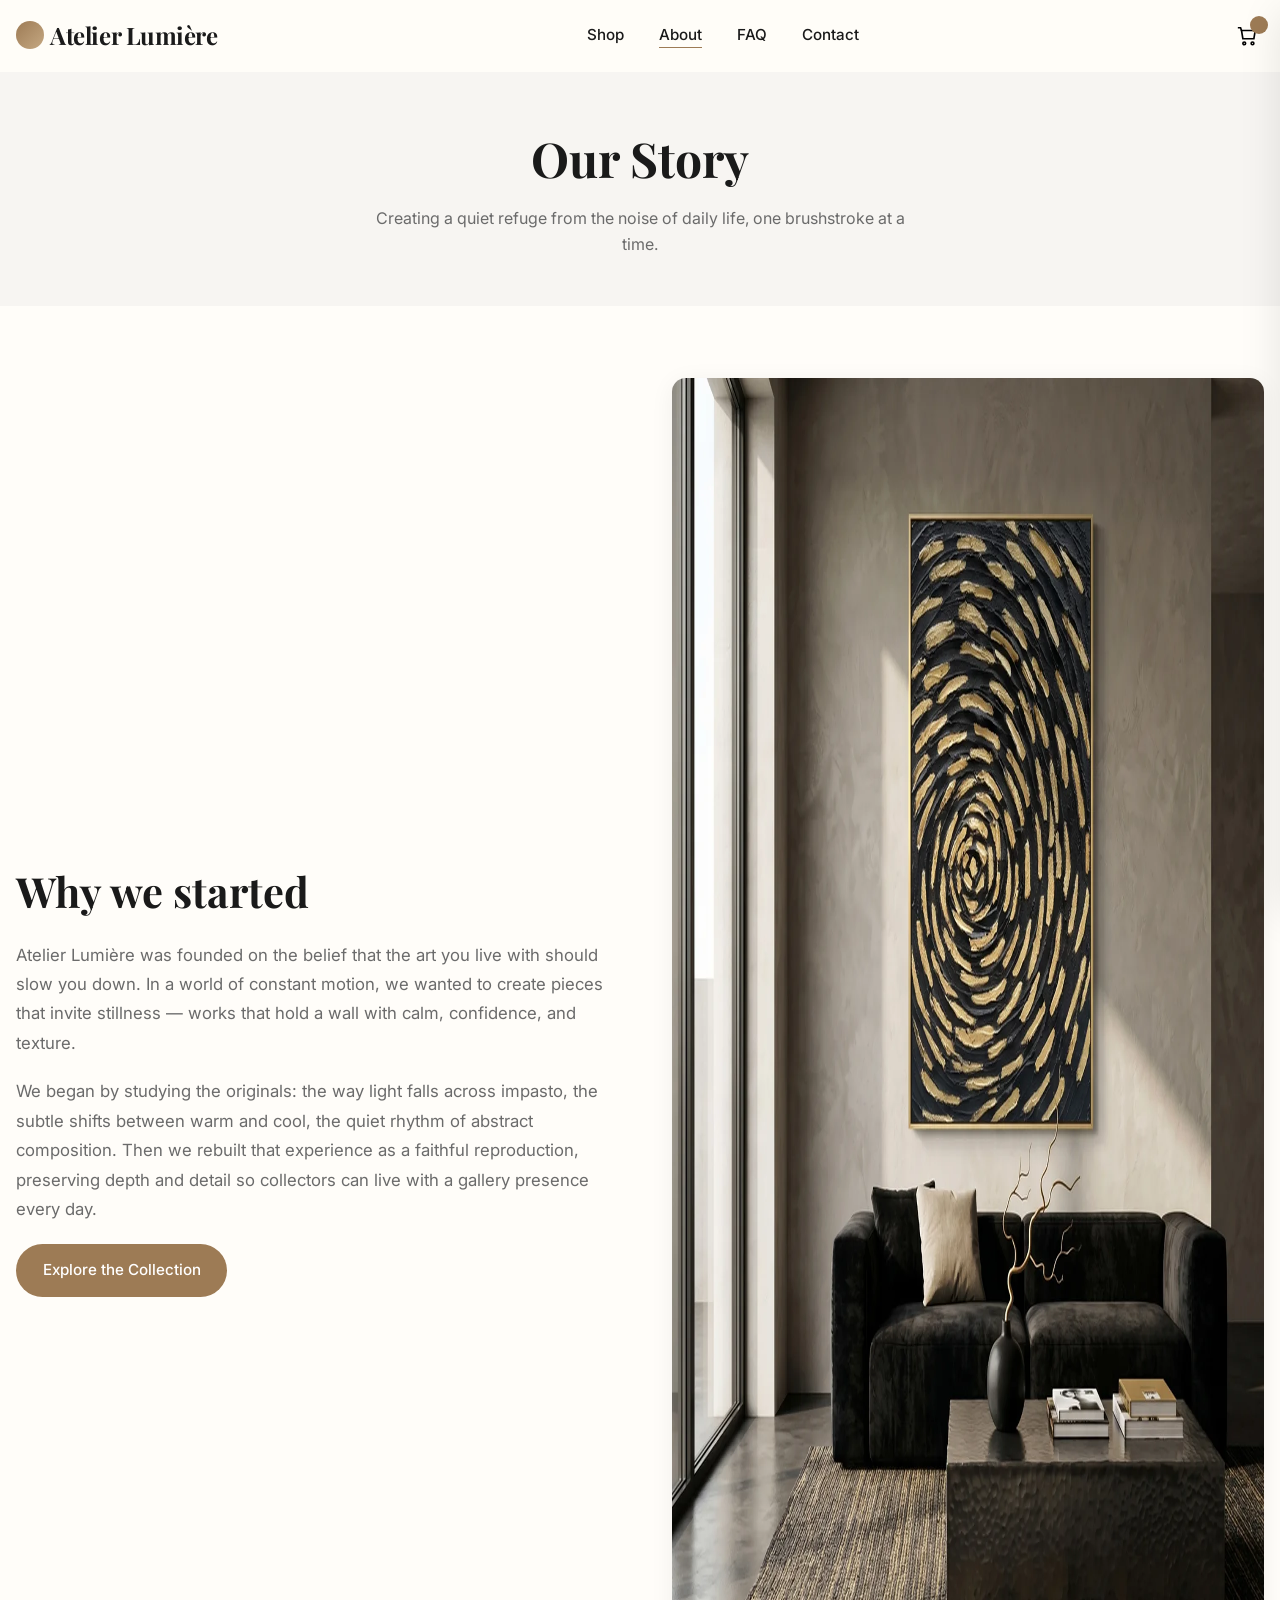
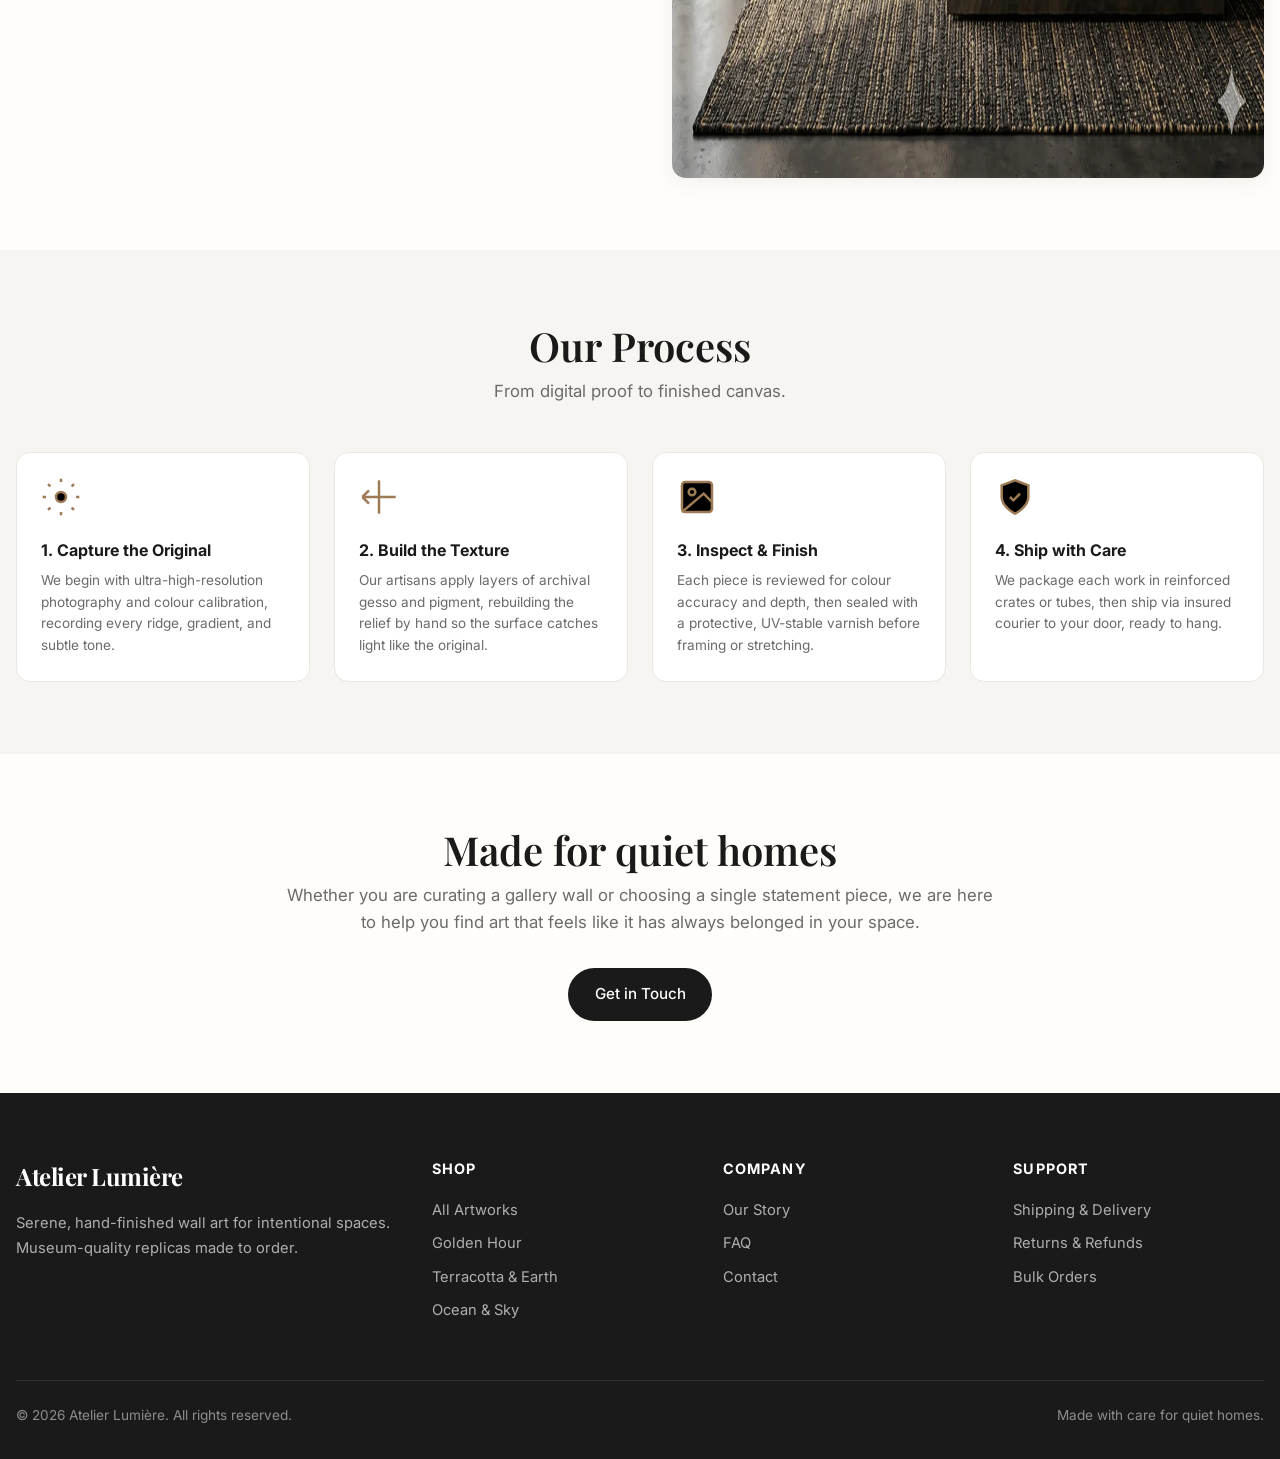
<file: site/about.html>
<!DOCTYPE html>
<html lang="en">
<head>
  <meta charset="UTF-8">
  <meta name="viewport" content="width=device-width, initial-scale=1.0">
  <title>Our Story | Atelier Lumière</title>
  <meta name="description" content="Learn about Atelier Lumière, our process, and the artisans behind our hand-finished wall art reproductions.">
  <link rel="stylesheet" href="css/style.css">
  <link rel="icon" type="image/svg+xml" href="data:image/svg+xml,%3Csvg xmlns='http://www.w3.org/2000/svg' viewBox='0 0 100 100'%3E%3Ccircle cx='50' cy='50' r='50' fill='%239d7b55'/%3E%3C/svg%3E">
</head>
<body data-page="about">
  <a class="sr-only" href="#main">Skip to content</a>

  <header class="header">
    <div class="container header-inner">
      <a href="index.html" class="logo" aria-label="Atelier Lumière home">
        <span class="logo-mark" aria-hidden="true"></span>
        Atelier Lumière
      </a>
      <nav>
        <ul class="nav-links">
          <li><a href="shop.html">Shop</a></li>
          <li><a href="about.html" class="active">About</a></li>
          <li><a href="faq.html">FAQ</a></li>
          <li><a href="contact.html">Contact</a></li>
        </ul>
      </nav>
      <div class="header-actions">
        <button class="icon-btn" data-cart-toggle aria-label="Open cart">
          <svg viewBox="0 0 24 24"><path d="M6 6h15l-1.5 9h-12z"/><circle cx="9" cy="20" r="1.5"/><circle cx="18" cy="20" r="1.5"/><path d="M6 6L5 3H2"/></svg>
          <span class="cart-count" aria-hidden="true"></span>
        </button>
        <button class="icon-btn menu-toggle" aria-label="Open menu">
          <svg viewBox="0 0 24 24"><path d="M3 6h18M3 12h18M3 18h18"/></svg>
        </button>
      </div>
    </div>
  </header>

  <main id="main">
    <div class="page-header">
      <div class="container">
        <h1>Our Story</h1>
        <p>Creating a quiet refuge from the noise of daily life, one brushstroke at a time.</p>
      </div>
    </div>

    <section class="section">
      <div class="container story-grid">
        <div class="story-text">
          <h2>Why we started</h2>
          <p>Atelier Lumière was founded on the belief that the art you live with should slow you down. In a world of constant motion, we wanted to create pieces that invite stillness — works that hold a wall with calm, confidence, and texture.</p>
          <p>We began by studying the originals: the way light falls across impasto, the subtle shifts between warm and cool, the quiet rhythm of abstract composition. Then we rebuilt that experience as a faithful reproduction, preserving depth and detail so collectors can live with a gallery presence every day.</p>
          <a href="shop.html" class="btn btn-secondary">Explore the Collection</a>
        </div>
        <div class="story-image">
          <img src="assets/products/ra-005-detail.webp" alt="A textured gold and black artwork in a warm interior" width="1400" height="1400">
        </div>
      </div>
    </section>

    <section class="section" style="background: var(--bg-2);">
      <div class="container">
        <div class="text-center" style="margin-bottom: 3rem;">
          <h2 class="section-title">Our Process</h2>
          <p class="section-subtitle">From digital proof to finished canvas.</p>
        </div>
        <div class="features-grid" style="text-align: left;">
          <div class="feature" style="text-align: left;">
            <svg class="feature-icon" style="margin: 0 0 0.8rem;" viewBox="0 0 24 24"><circle cx="12" cy="12" r="3"/><path d="M12 1v2M12 21v2M4.22 4.22l1.42 1.42M18.36 18.36l1.42 1.42M1 12h2M21 12h2M4.22 19.78l1.42-1.42M18.36 5.64l1.42-1.42"/></svg>
            <h3>1. Capture the Original</h3>
            <p>We begin with ultra-high-resolution photography and colour calibration, recording every ridge, gradient, and subtle tone.</p>
          </div>
          <div class="feature" style="text-align: left;">
            <svg class="feature-icon" style="margin: 0 0 0.8rem;" viewBox="0 0 24 24"><path d="M2 12h20M2 12l4-4m-4 4l4 4"/><path d="M12 2v20"/></svg>
            <h3>2. Build the Texture</h3>
            <p>Our artisans apply layers of archival gesso and pigment, rebuilding the relief by hand so the surface catches light like the original.</p>
          </div>
          <div class="feature" style="text-align: left;">
            <svg class="feature-icon" style="margin: 0 0 0.8rem;" viewBox="0 0 24 24"><rect x="3" y="3" width="18" height="18" rx="2"/><circle cx="9" cy="9" r="2"/><path d="M21 15l-5-5L3 21"/></svg>
            <h3>3. Inspect & Finish</h3>
            <p>Each piece is reviewed for colour accuracy and depth, then sealed with a protective, UV-stable varnish before framing or stretching.</p>
          </div>
          <div class="feature" style="text-align: left;">
            <svg class="feature-icon" style="margin: 0 0 0.8rem;" viewBox="0 0 24 24"><path d="M12 22s8-4 8-10V5l-8-3-8 3v7c0 6 8 10 8 10z"/><path d="M9 12l2 2 4-4"/></svg>
            <h3>4. Ship with Care</h3>
            <p>We package each work in reinforced crates or tubes, then ship via insured courier to your door, ready to hang.</p>
          </div>
        </div>
      </div>
    </section>

    <section class="section">
      <div class="container">
        <div class="text-center" style="max-width: 720px; margin: 0 auto;">
          <h2 class="section-title">Made for quiet homes</h2>
          <p class="section-subtitle">Whether you are curating a gallery wall or choosing a single statement piece, we are here to help you find art that feels like it has always belonged in your space.</p>
          <a href="contact.html" class="btn btn-primary">Get in Touch</a>
        </div>
      </div>
    </section>
  </main>

  <footer class="footer">
    <div class="container">
      <div class="footer-grid">
        <div class="footer-brand">
          <a href="index.html" class="logo" aria-label="Atelier Lumière home">
            <span class="logo-mark" aria-hidden="true"></span>
            Atelier Lumière
          </a>
          <p>Serene, hand-finished wall art for intentional spaces. Museum-quality replicas made to order.</p>
        </div>
        <div>
          <h4>Shop</h4>
          <a href="shop.html">All Artworks</a>
          <a href="shop.html?family=golden-hour">Golden Hour</a>
          <a href="shop.html?family=terracotta">Terracotta & Earth</a>
          <a href="shop.html?family=ocean-sky">Ocean &amp; Sky</a>
        </div>
        <div>
          <h4>Company</h4>
          <a href="about.html">Our Story</a>
          <a href="faq.html">FAQ</a>
          <a href="contact.html">Contact</a>
        </div>
        <div>
          <h4>Support</h4>
          <a href="faq.html">Shipping & Delivery</a>
          <a href="faq.html">Returns & Refunds</a>
          <a href="contact.html">Bulk Orders</a>
        </div>
      </div>
      <div class="footer-bottom">
        <span>&copy; <span id="year"></span> Atelier Lumière. All rights reserved.</span>
        <span>Made with care for quiet homes.</span>
      </div>
    </div>
  </footer>

  <script>document.getElementById('year').textContent = new Date().getFullYear();</script>
  <script src="js/data.js"></script>
  <script src="js/cart.js"></script>
  <script src="js/main.js"></script>
</body>
</html>
</file>
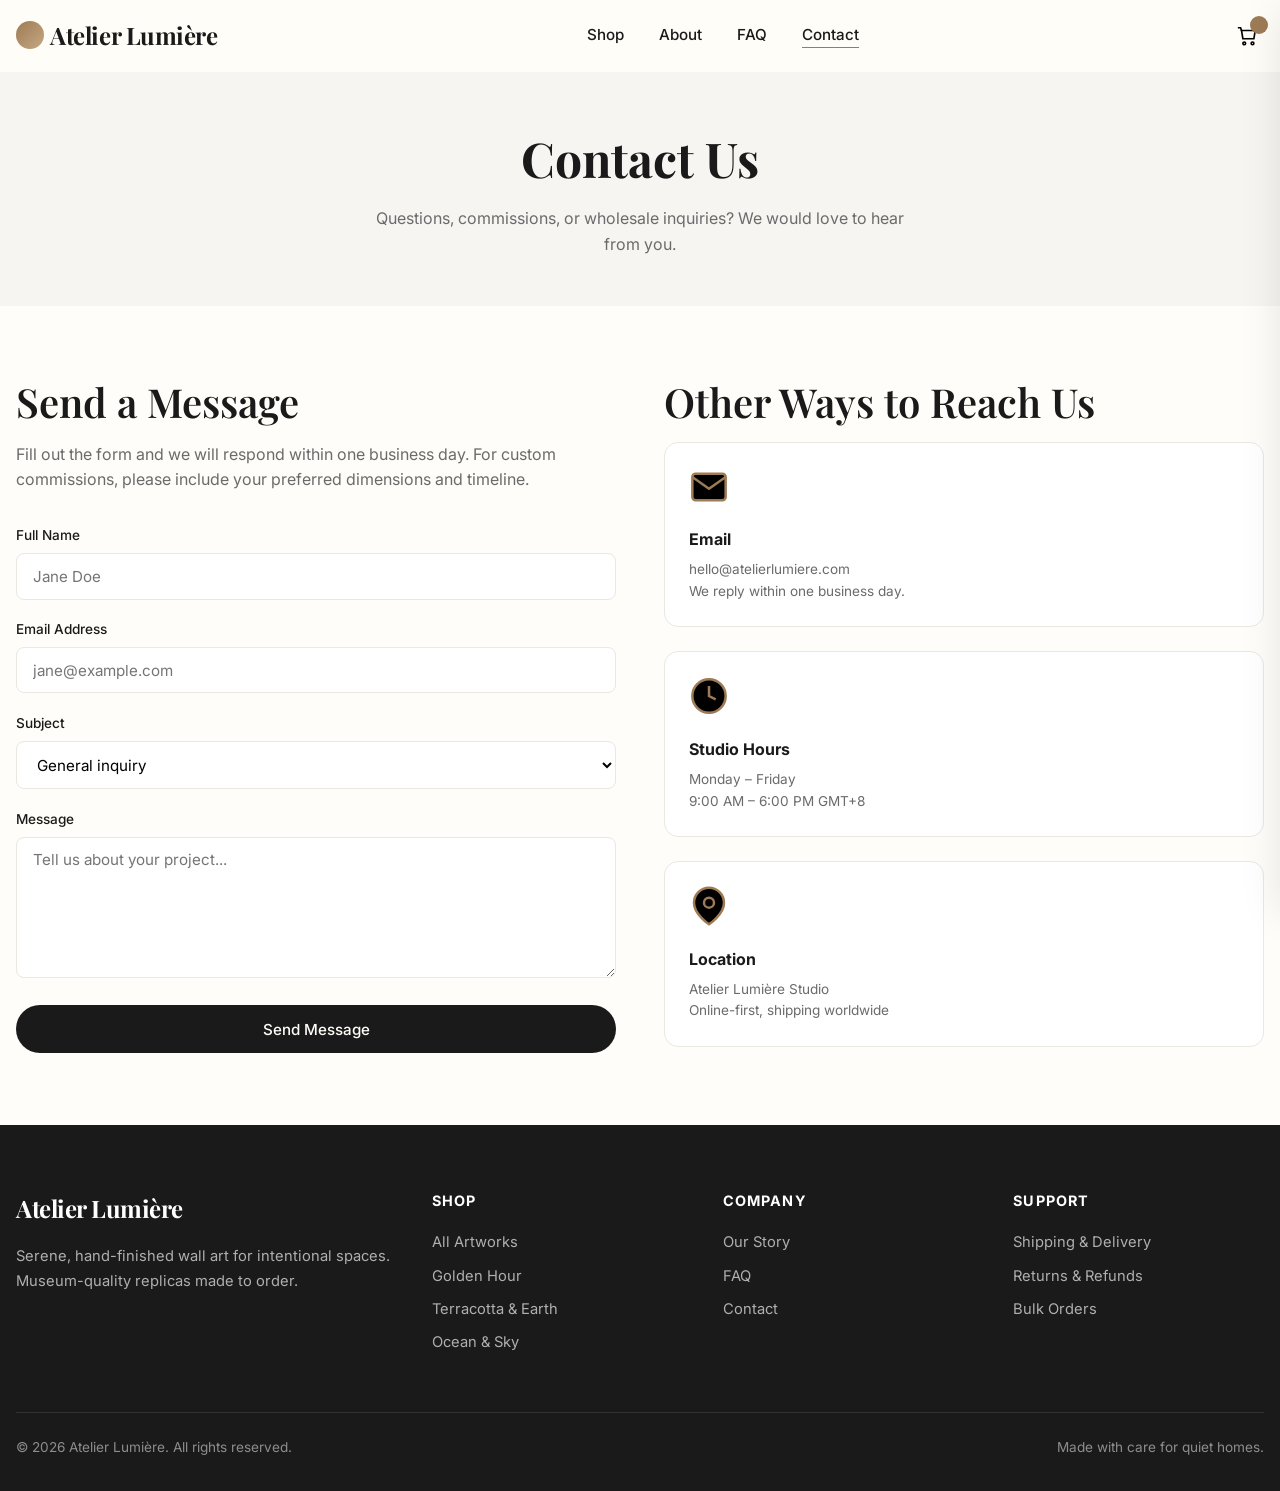
<file: site/contact.html>
<!DOCTYPE html>
<html lang="en">
<head>
  <meta charset="UTF-8">
  <meta name="viewport" content="width=device-width, initial-scale=1.0">
  <title>Contact Us | Atelier Lumière</title>
  <meta name="description" content="Get in touch with Atelier Lumière for custom commissions, sizing advice, wholesale inquiries, and support.">
  <link rel="stylesheet" href="css/style.css">
  <link rel="icon" type="image/svg+xml" href="data:image/svg+xml,%3Csvg xmlns='http://www.w3.org/2000/svg' viewBox='0 0 100 100'%3E%3Ccircle cx='50' cy='50' r='50' fill='%239d7b55'/%3E%3C/svg%3E">
</head>
<body data-page="contact">
  <a class="sr-only" href="#main">Skip to content</a>

  <header class="header">
    <div class="container header-inner">
      <a href="index.html" class="logo" aria-label="Atelier Lumière home">
        <span class="logo-mark" aria-hidden="true"></span>
        Atelier Lumière
      </a>
      <nav>
        <ul class="nav-links">
          <li><a href="shop.html">Shop</a></li>
          <li><a href="about.html">About</a></li>
          <li><a href="faq.html">FAQ</a></li>
          <li><a href="contact.html" class="active">Contact</a></li>
        </ul>
      </nav>
      <div class="header-actions">
        <button class="icon-btn" data-cart-toggle aria-label="Open cart">
          <svg viewBox="0 0 24 24"><path d="M6 6h15l-1.5 9h-12z"/><circle cx="9" cy="20" r="1.5"/><circle cx="18" cy="20" r="1.5"/><path d="M6 6L5 3H2"/></svg>
          <span class="cart-count" aria-hidden="true"></span>
        </button>
        <button class="icon-btn menu-toggle" aria-label="Open menu">
          <svg viewBox="0 0 24 24"><path d="M3 6h18M3 12h18M3 18h18"/></svg>
        </button>
      </div>
    </div>
  </header>

  <main id="main">
    <div class="page-header">
      <div class="container">
        <h1>Contact Us</h1>
        <p>Questions, commissions, or wholesale inquiries? We would love to hear from you.</p>
      </div>
    </div>

    <section class="section">
      <div class="container contact-grid">
        <div>
          <h2 class="section-title" style="margin-bottom: 1rem;">Send a Message</h2>
          <p style="color: var(--text-muted); margin-bottom: 2rem;">Fill out the form and we will respond within one business day. For custom commissions, please include your preferred dimensions and timeline.</p>
          <form id="contact-form">
            <div class="form-group">
              <label for="name">Full Name</label>
              <input type="text" id="name" name="name" required placeholder="Jane Doe">
            </div>
            <div class="form-group">
              <label for="email">Email Address</label>
              <input type="email" id="email" name="email" required placeholder="jane@example.com">
            </div>
            <div class="form-group">
              <label for="subject">Subject</label>
              <select id="subject" name="subject">
                <option>General inquiry</option>
                <option>Sizing advice</option>
                <option>Custom commission</option>
                <option>Wholesale / Trade</option>
                <option>Order support</option>
              </select>
            </div>
            <div class="form-group">
              <label for="message">Message</label>
              <textarea id="message" name="message" rows="6" required placeholder="Tell us about your project..."></textarea>
            </div>
            <button type="submit" class="btn btn-primary btn-block">Send Message</button>
          </form>
        </div>

        <div>
          <h2 class="section-title" style="margin-bottom: 1rem;">Other Ways to Reach Us</h2>
          <div class="feature" style="text-align: left; margin-bottom: 1.5rem;">
            <svg class="feature-icon" style="margin: 0 0 0.8rem;" viewBox="0 0 24 24"><path d="M4 4h16c1.1 0 2 .9 2 2v12c0 1.1-.9 2-2 2H4c-1.1 0-2-.9-2-2V6c0-1.1.9-2 2-2z"/><polyline points="22,6 12,13 2,6"/></svg>
            <h3>Email</h3>
            <p style="color: var(--text-muted);">hello@atelierlumiere.com<br>We reply within one business day.</p>
          </div>
          <div class="feature" style="text-align: left; margin-bottom: 1.5rem;">
            <svg class="feature-icon" style="margin: 0 0 0.8rem;" viewBox="0 0 24 24"><circle cx="12" cy="12" r="10"/><path d="M12 6v6l4 2"/></svg>
            <h3>Studio Hours</h3>
            <p style="color: var(--text-muted);">Monday – Friday<br>9:00 AM – 6:00 PM GMT+8</p>
          </div>
          <div class="feature" style="text-align: left;">
            <svg class="feature-icon" style="margin: 0 0 0.8rem;" viewBox="0 0 24 24"><path d="M21 10c0 7-9 13-9 13s-9-6-9-13a9 9 0 0 1 18 0z"/><circle cx="12" cy="10" r="3"/></svg>
            <h3>Location</h3>
            <p style="color: var(--text-muted);">Atelier Lumière Studio<br>Online-first, shipping worldwide</p>
          </div>
        </div>
      </div>
    </section>
  </main>

  <footer class="footer">
    <div class="container">
      <div class="footer-grid">
        <div class="footer-brand">
          <a href="index.html" class="logo" aria-label="Atelier Lumière home">
            <span class="logo-mark" aria-hidden="true"></span>
            Atelier Lumière
          </a>
          <p>Serene, hand-finished wall art for intentional spaces. Museum-quality replicas made to order.</p>
        </div>
        <div>
          <h4>Shop</h4>
          <a href="shop.html">All Artworks</a>
          <a href="shop.html?family=golden-hour">Golden Hour</a>
          <a href="shop.html?family=terracotta">Terracotta & Earth</a>
          <a href="shop.html?family=ocean-sky">Ocean &amp; Sky</a>
        </div>
        <div>
          <h4>Company</h4>
          <a href="about.html">Our Story</a>
          <a href="faq.html">FAQ</a>
          <a href="contact.html">Contact</a>
        </div>
        <div>
          <h4>Support</h4>
          <a href="faq.html">Shipping & Delivery</a>
          <a href="faq.html">Returns & Refunds</a>
          <a href="contact.html">Bulk Orders</a>
        </div>
      </div>
      <div class="footer-bottom">
        <span>&copy; <span id="year"></span> Atelier Lumière. All rights reserved.</span>
        <span>Made with care for quiet homes.</span>
      </div>
    </div>
  </footer>

  <script>
    document.getElementById('year').textContent = new Date().getFullYear();
    document.getElementById('contact-form').addEventListener('submit', function(e) {
      e.preventDefault();
      alert('Thank you for your message. This is a demo storefront; in production this form would send your inquiry to our team.');
      this.reset();
    });
  </script>
  <script src="js/data.js"></script>
  <script src="js/cart.js"></script>
  <script src="js/main.js"></script>
</body>
</html>
</file>
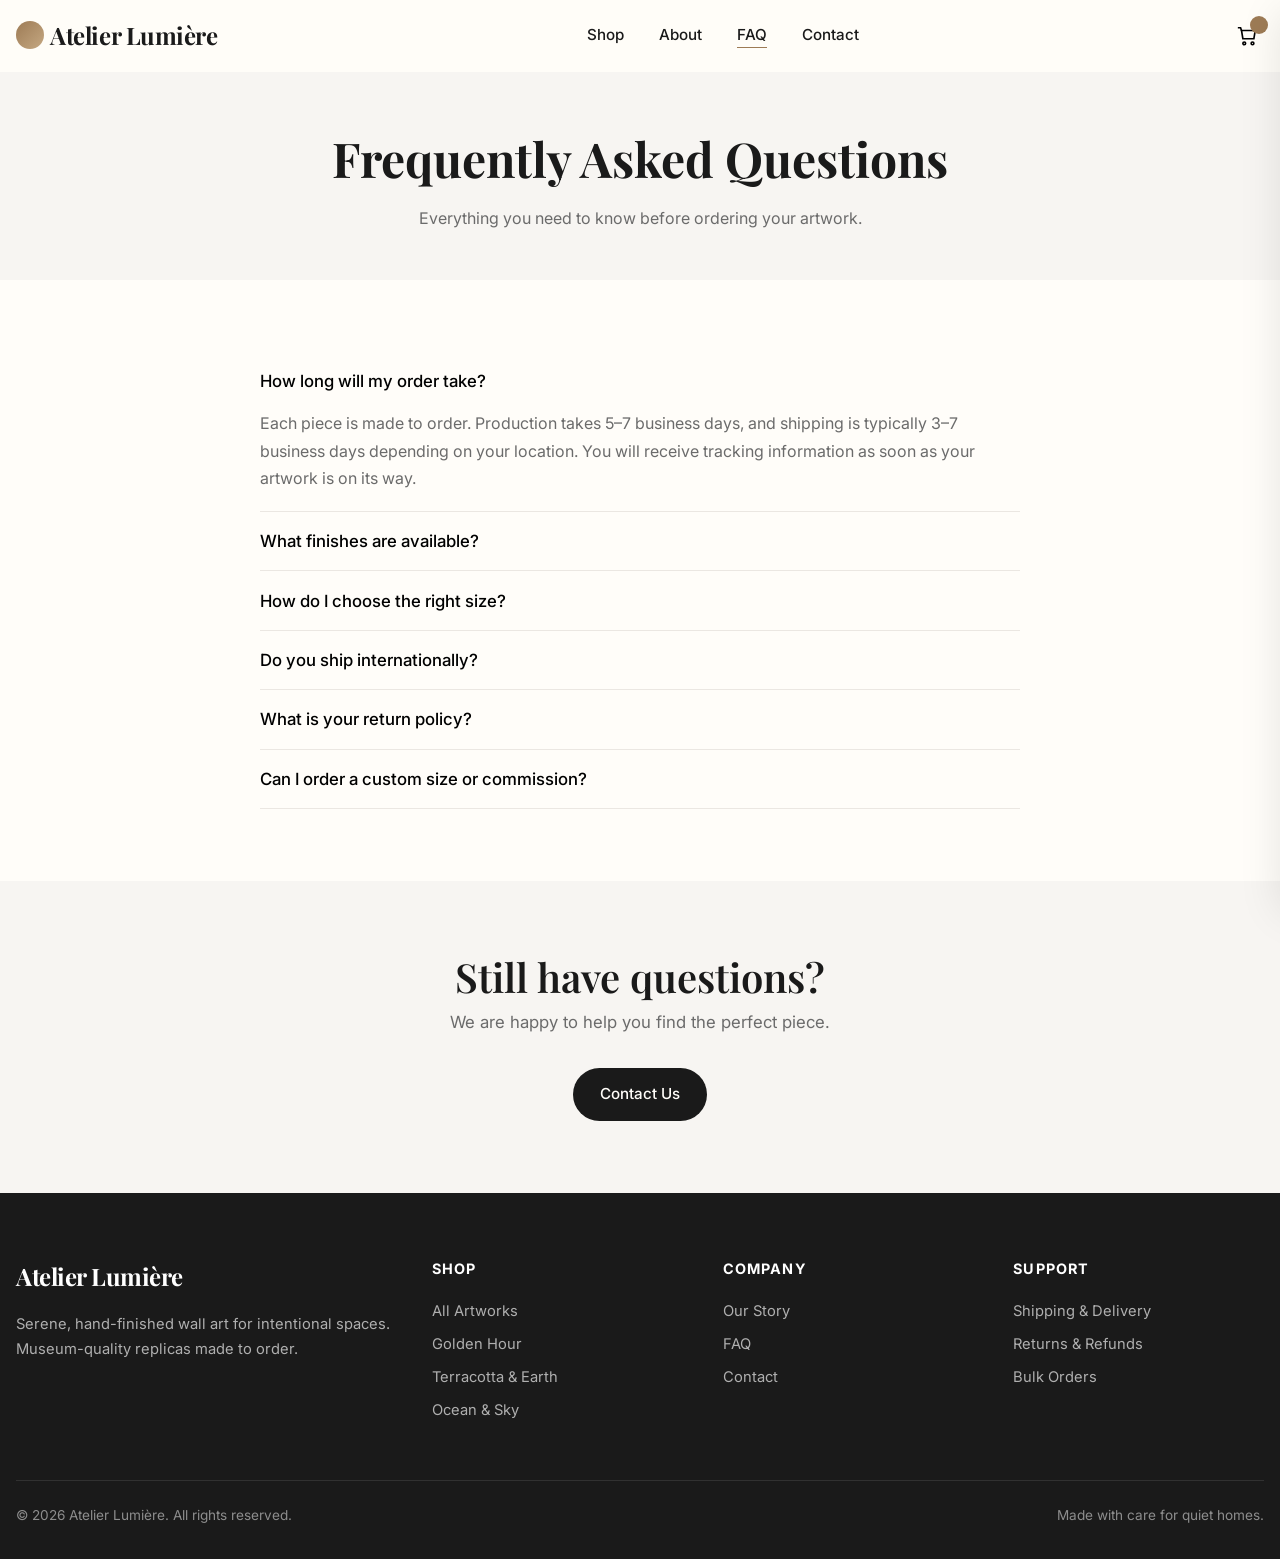
<file: site/faq.html>
<!DOCTYPE html>
<html lang="en">
<head>
  <meta charset="UTF-8">
  <meta name="viewport" content="width=device-width, initial-scale=1.0">
  <title>FAQ | Atelier Lumière</title>
  <meta name="description" content="Answers to common questions about shipping, returns, finishes, and choosing the right artwork for your space.">
  <link rel="stylesheet" href="css/style.css">
  <link rel="icon" type="image/svg+xml" href="data:image/svg+xml,%3Csvg xmlns='http://www.w3.org/2000/svg' viewBox='0 0 100 100'%3E%3Ccircle cx='50' cy='50' r='50' fill='%239d7b55'/%3E%3C/svg%3E">
</head>
<body data-page="faq">
  <a class="sr-only" href="#main">Skip to content</a>

  <header class="header">
    <div class="container header-inner">
      <a href="index.html" class="logo" aria-label="Atelier Lumière home">
        <span class="logo-mark" aria-hidden="true"></span>
        Atelier Lumière
      </a>
      <nav>
        <ul class="nav-links">
          <li><a href="shop.html">Shop</a></li>
          <li><a href="about.html">About</a></li>
          <li><a href="faq.html" class="active">FAQ</a></li>
          <li><a href="contact.html">Contact</a></li>
        </ul>
      </nav>
      <div class="header-actions">
        <button class="icon-btn" data-cart-toggle aria-label="Open cart">
          <svg viewBox="0 0 24 24"><path d="M6 6h15l-1.5 9h-12z"/><circle cx="9" cy="20" r="1.5"/><circle cx="18" cy="20" r="1.5"/><path d="M6 6L5 3H2"/></svg>
          <span class="cart-count" aria-hidden="true"></span>
        </button>
        <button class="icon-btn menu-toggle" aria-label="Open menu">
          <svg viewBox="0 0 24 24"><path d="M3 6h18M3 12h18M3 18h18"/></svg>
        </button>
      </div>
    </div>
  </header>

  <main id="main">
    <div class="page-header">
      <div class="container">
        <h1>Frequently Asked Questions</h1>
        <p>Everything you need to know before ordering your artwork.</p>
      </div>
    </div>

    <section class="section">
      <div class="container">
        <div class="accordion">
          <div class="accordion-item open">
            <button class="accordion-trigger">
              How long will my order take?
              <svg viewBox="0 0 24 24"><path d="M12 5v14M5 12h14"/></svg>
            </button>
            <div class="accordion-content" style="max-height: 200px;">
              <div class="accordion-content-inner">
                Each piece is made to order. Production takes 5–7 business days, and shipping is typically 3–7 business days depending on your location. You will receive tracking information as soon as your artwork is on its way.
              </div>
            </div>
          </div>
          <div class="accordion-item">
            <button class="accordion-trigger">
              What finishes are available?
              <svg viewBox="0 0 24 24"><path d="M12 5v14M5 12h14"/></svg>
            </button>
            <div class="accordion-content">
              <div class="accordion-content-inner">
                We offer three finishes: <strong>Rolled Canvas</strong> (frameless, ships in a tube), <strong>Stretched & Ready-to-Hang</strong> (mounted on a solid wood frame with hooks), and <strong>Framed in Solid Wood</strong> (a clean floating frame in natural or black wood).
              </div>
            </div>
          </div>
          <div class="accordion-item">
            <button class="accordion-trigger">
              How do I choose the right size?
              <svg viewBox="0 0 24 24"><path d="M12 5v14M5 12h14"/></svg>
            </button>
            <div class="accordion-content">
              <div class="accordion-content-inner">
                For a single statement above a sofa or bed, Large or X-Large usually works best. For narrow hallways or intimate corners, Small or Medium is ideal. If you are unsure, email us a photo of your wall and we will recommend the right scale.
              </div>
            </div>
          </div>
          <div class="accordion-item">
            <button class="accordion-trigger">
              Do you ship internationally?
              <svg viewBox="0 0 24 24"><path d="M12 5v14M5 12h14"/></svg>
            </button>
            <div class="accordion-content">
              <div class="accordion-content-inner">
                Yes, we ship worldwide via insured courier. Free shipping is available on orders over $400. For remote destinations, additional transit time may apply.
              </div>
            </div>
          </div>
          <div class="accordion-item">
            <button class="accordion-trigger">
              What is your return policy?
              <svg viewBox="0 0 24 24"><path d="M12 5v14M5 12h14"/></svg>
            </button>
            <div class="accordion-content">
              <div class="accordion-content-inner">
                We offer a 30-day no-risk money-back guarantee. If your artwork does not feel right in your space, contact us and we will arrange a return or exchange. Custom commissions are non-refundable, but we will share proofs before final production.
              </div>
            </div>
          </div>
          <div class="accordion-item">
            <button class="accordion-trigger">
              Can I order a custom size or commission?
              <svg viewBox="0 0 24 24"><path d="M12 5v14M5 12h14"/></svg>
            </button>
            <div class="accordion-content">
              <div class="accordion-content-inner">
                Absolutely. We regularly work with interior designers and private collectors on custom sizes and commissions. Reach out through our <a href="contact.html">Contact page</a> with your dimensions, reference image, and timeline.
              </div>
            </div>
          </div>
        </div>
      </div>
    </section>

    <section class="section" style="background: var(--bg-2);">
      <div class="container">
        <div class="text-center" style="max-width: 560px; margin: 0 auto;">
          <h2 class="section-title">Still have questions?</h2>
          <p class="section-subtitle">We are happy to help you find the perfect piece.</p>
          <a href="contact.html" class="btn btn-primary">Contact Us</a>
        </div>
      </div>
    </section>
  </main>

  <footer class="footer">
    <div class="container">
      <div class="footer-grid">
        <div class="footer-brand">
          <a href="index.html" class="logo" aria-label="Atelier Lumière home">
            <span class="logo-mark" aria-hidden="true"></span>
            Atelier Lumière
          </a>
          <p>Serene, hand-finished wall art for intentional spaces. Museum-quality replicas made to order.</p>
        </div>
        <div>
          <h4>Shop</h4>
          <a href="shop.html">All Artworks</a>
          <a href="shop.html?family=golden-hour">Golden Hour</a>
          <a href="shop.html?family=terracotta">Terracotta & Earth</a>
          <a href="shop.html?family=ocean-sky">Ocean &amp; Sky</a>
        </div>
        <div>
          <h4>Company</h4>
          <a href="about.html">Our Story</a>
          <a href="faq.html">FAQ</a>
          <a href="contact.html">Contact</a>
        </div>
        <div>
          <h4>Support</h4>
          <a href="faq.html">Shipping & Delivery</a>
          <a href="faq.html">Returns & Refunds</a>
          <a href="contact.html">Bulk Orders</a>
        </div>
      </div>
      <div class="footer-bottom">
        <span>&copy; <span id="year"></span> Atelier Lumière. All rights reserved.</span>
        <span>Made with care for quiet homes.</span>
      </div>
    </div>
  </footer>

  <script>document.getElementById('year').textContent = new Date().getFullYear();</script>
  <script src="js/data.js"></script>
  <script src="js/cart.js"></script>
  <script src="js/main.js"></script>
</body>
</html>
</file>
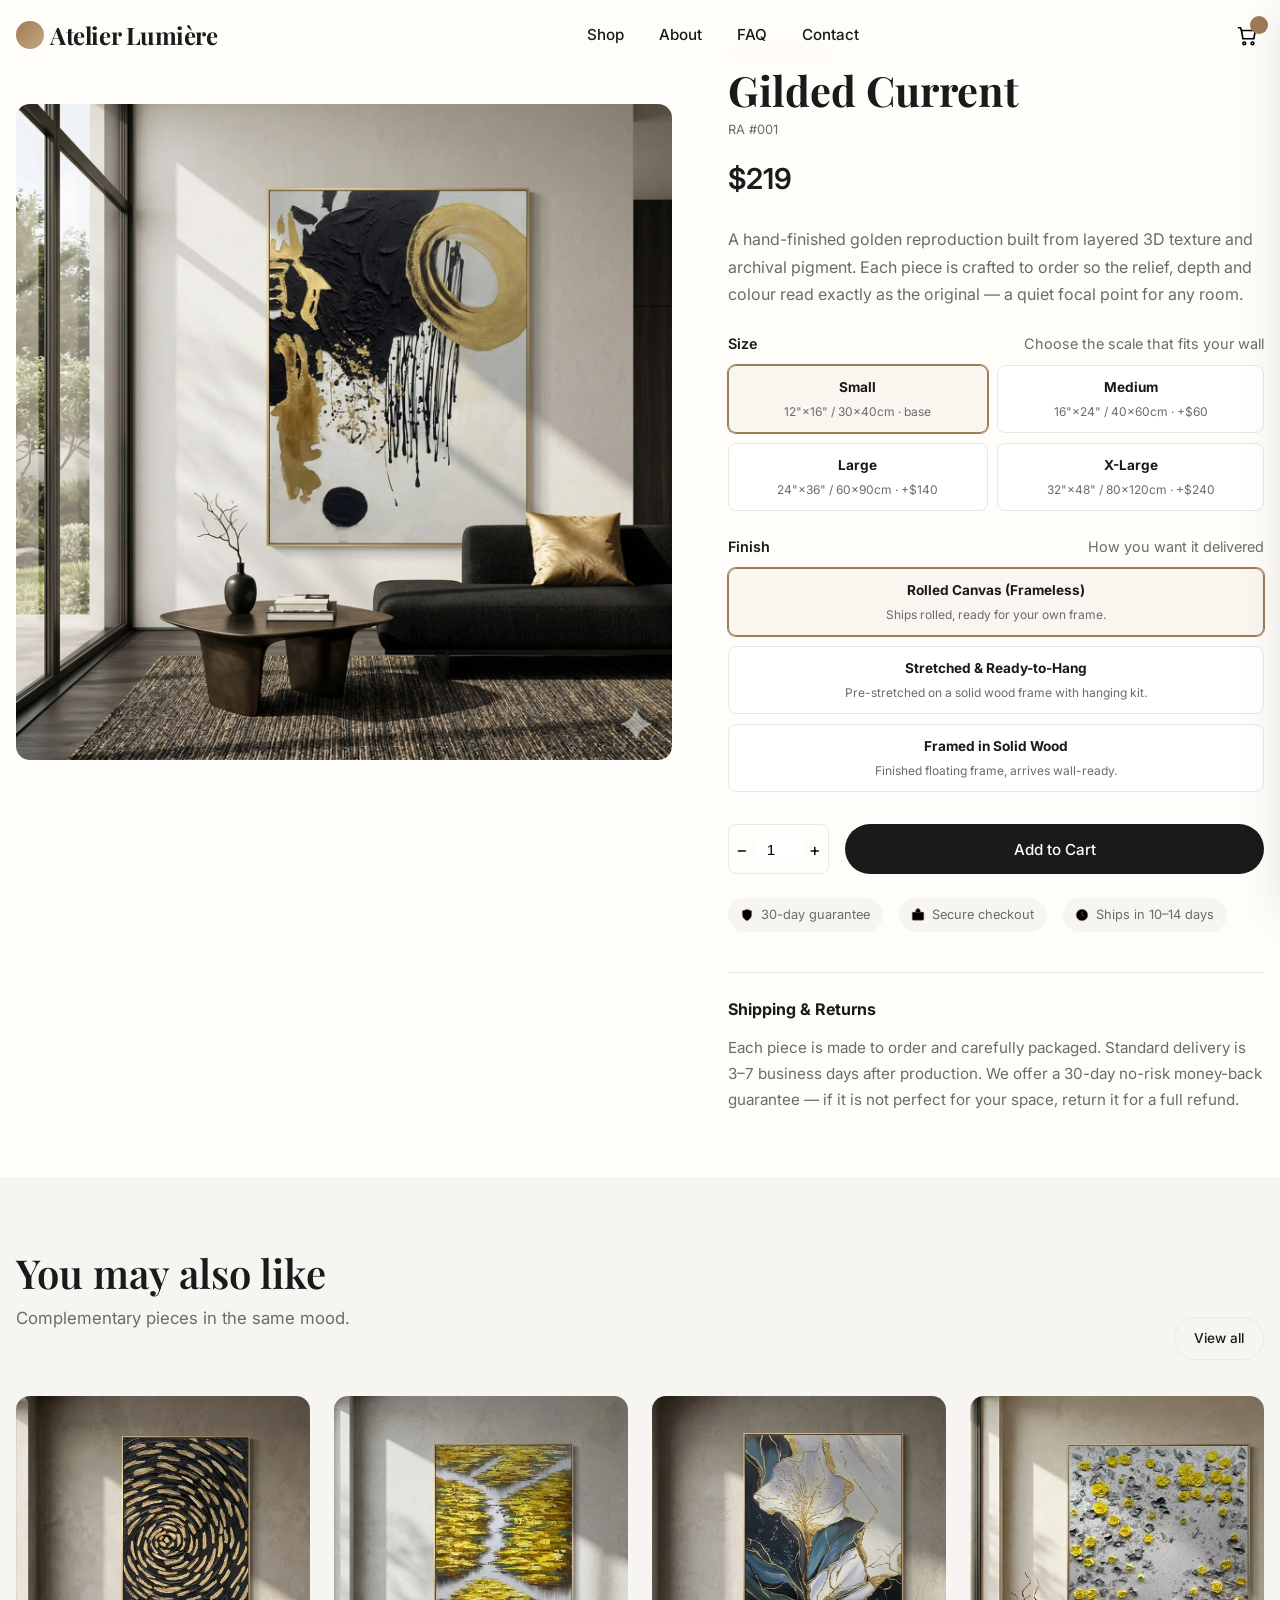
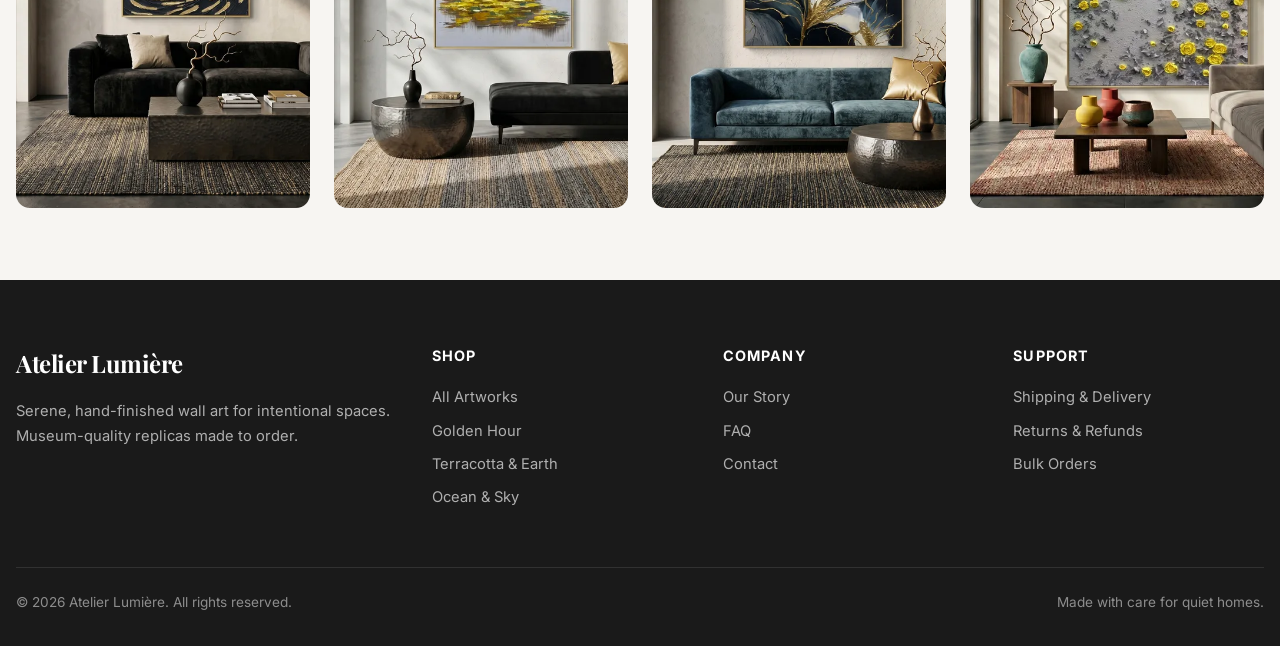
<file: site/product.html>
<!DOCTYPE html>
<html lang="en">
<head>
  <meta charset="UTF-8">
  <meta name="viewport" content="width=device-width, initial-scale=1.0">
  <title>Artwork | Atelier Lumière</title>
  <meta name="description" content="View details and customize your hand-finished wall art reproduction. Choose size, finish, and add to cart.">
  <link rel="stylesheet" href="css/style.css">
  <link rel="icon" type="image/svg+xml" href="data:image/svg+xml,%3Csvg xmlns='http://www.w3.org/2000/svg' viewBox='0 0 100 100'%3E%3Ccircle cx='50' cy='50' r='50' fill='%239d7b55'/%3E%3C/svg%3E">
</head>
<body data-page="product">
  <a class="sr-only" href="#main">Skip to content</a>

  <header class="header">
    <div class="container header-inner">
      <a href="index.html" class="logo" aria-label="Atelier Lumière home">
        <span class="logo-mark" aria-hidden="true"></span>
        Atelier Lumière
      </a>
      <nav>
        <ul class="nav-links">
          <li><a href="shop.html">Shop</a></li>
          <li><a href="about.html">About</a></li>
          <li><a href="faq.html">FAQ</a></li>
          <li><a href="contact.html">Contact</a></li>
        </ul>
      </nav>
      <div class="header-actions">
        <button class="icon-btn" data-cart-toggle aria-label="Open cart">
          <svg viewBox="0 0 24 24"><path d="M6 6h15l-1.5 9h-12z"/><circle cx="9" cy="20" r="1.5"/><circle cx="18" cy="20" r="1.5"/><path d="M6 6L5 3H2"/></svg>
          <span class="cart-count" aria-hidden="true"></span>
        </button>
        <button class="icon-btn menu-toggle" aria-label="Open menu">
          <svg viewBox="0 0 24 24"><path d="M3 6h18M3 12h18M3 18h18"/></svg>
        </button>
      </div>
    </div>
  </header>

  <main id="main">
    <div class="container pd-grid">
      <div class="pd-gallery">
        <div class="pd-main-image">
          <img id="pd-image" src="assets/products/ra-001-detail.webp" alt="Artwork" width="1400" height="1400">
        </div>
      </div>
      <div class="pd-info">
        <a href="shop.html" class="pd-family" id="pd-family">Golden Hour</a>
        <h1 class="pd-title" id="pd-title">Gilded Current</h1>
        <div class="pd-sku" id="pd-sku">RA #001</div>
        <div class="pd-price" id="pd-price">$219</div>
        <p class="pd-desc" id="pd-desc">A hand-finished golden reproduction built from layered 3D texture and archival pigment.</p>

        <div class="option-group">
          <div class="option-label">Size <span>Choose the scale that fits your wall</span></div>
          <div class="option-list" id="pd-sizes"></div>
        </div>

        <div class="option-group">
          <div class="option-label">Finish <span>How you want it delivered</span></div>
          <div class="option-list" id="pd-formats"></div>
        </div>

        <div class="add-to-cart-actions">
          <div class="qty">
            <button data-qty="-1">−</button>
            <input type="number" id="pd-qty" value="1" min="1" readonly>
            <button data-qty="1">+</button>
          </div>
          <button class="btn btn-primary btn-block" id="pd-add">Add to Cart</button>
        </div>

        <div class="trust-pills">
          <span class="trust-pill"><svg viewBox="0 0 24 24"><path d="M12 22s8-4 8-10V5l-8-3-8 3v7c0 6 8 10 8 10z"/></svg> 30-day guarantee</span>
          <span class="trust-pill"><svg viewBox="0 0 24 24"><rect x="2" y="7" width="20" height="14" rx="2"/><path d="M16 7V5a4 4 0 0 0-8 0v2"/></svg> Secure checkout</span>
          <span class="trust-pill"><svg viewBox="0 0 24 24"><circle cx="12" cy="12" r="10"/><path d="M12 6v6l4 2"/></svg> Ships in 10–14 days</span>
        </div>

        <div style="margin-top: 2.5rem; padding-top: 1.5rem; border-top: 1px solid var(--border);">
          <h3 style="font-size: 1rem; margin-bottom: 0.8rem;">Shipping & Returns</h3>
          <p style="color: var(--text-muted); font-size: 0.95rem; line-height: 1.7;">
            Each piece is made to order and carefully packaged. Standard delivery is 3–7 business days after production. 
            We offer a 30-day no-risk money-back guarantee — if it is not perfect for your space, return it for a full refund.
          </p>
        </div>
      </div>
    </div>

    <section class="section" style="background: var(--bg-2);">
      <div class="container">
        <div class="section-header">
          <div>
            <h2 class="section-title">You may also like</h2>
            <p class="section-subtitle">Complementary pieces in the same mood.</p>
          </div>
          <a href="shop.html" class="btn btn-outline btn-sm">View all</a>
        </div>
        <div class="product-grid" id="related-grid"></div>
      </div>
    </section>
  </main>

  <footer class="footer">
    <div class="container">
      <div class="footer-grid">
        <div class="footer-brand">
          <a href="index.html" class="logo" aria-label="Atelier Lumière home">
            <span class="logo-mark" aria-hidden="true"></span>
            Atelier Lumière
          </a>
          <p>Serene, hand-finished wall art for intentional spaces. Museum-quality replicas made to order.</p>
        </div>
        <div>
          <h4>Shop</h4>
          <a href="shop.html">All Artworks</a>
          <a href="shop.html?family=golden-hour">Golden Hour</a>
          <a href="shop.html?family=terracotta">Terracotta & Earth</a>
          <a href="shop.html?family=ocean-sky">Ocean &amp; Sky</a>
        </div>
        <div>
          <h4>Company</h4>
          <a href="about.html">Our Story</a>
          <a href="faq.html">FAQ</a>
          <a href="contact.html">Contact</a>
        </div>
        <div>
          <h4>Support</h4>
          <a href="faq.html">Shipping & Delivery</a>
          <a href="faq.html">Returns & Refunds</a>
          <a href="contact.html">Bulk Orders</a>
        </div>
      </div>
      <div class="footer-bottom">
        <span>&copy; <span id="year"></span> Atelier Lumière. All rights reserved.</span>
        <span>Made with care for quiet homes.</span>
      </div>
    </div>
  </footer>

  <script>document.getElementById('year').textContent = new Date().getFullYear();</script>
  <script src="js/data.js"></script>
  <script src="js/cart.js"></script>
  <script src="js/main.js"></script>
</body>
</html>
</file>
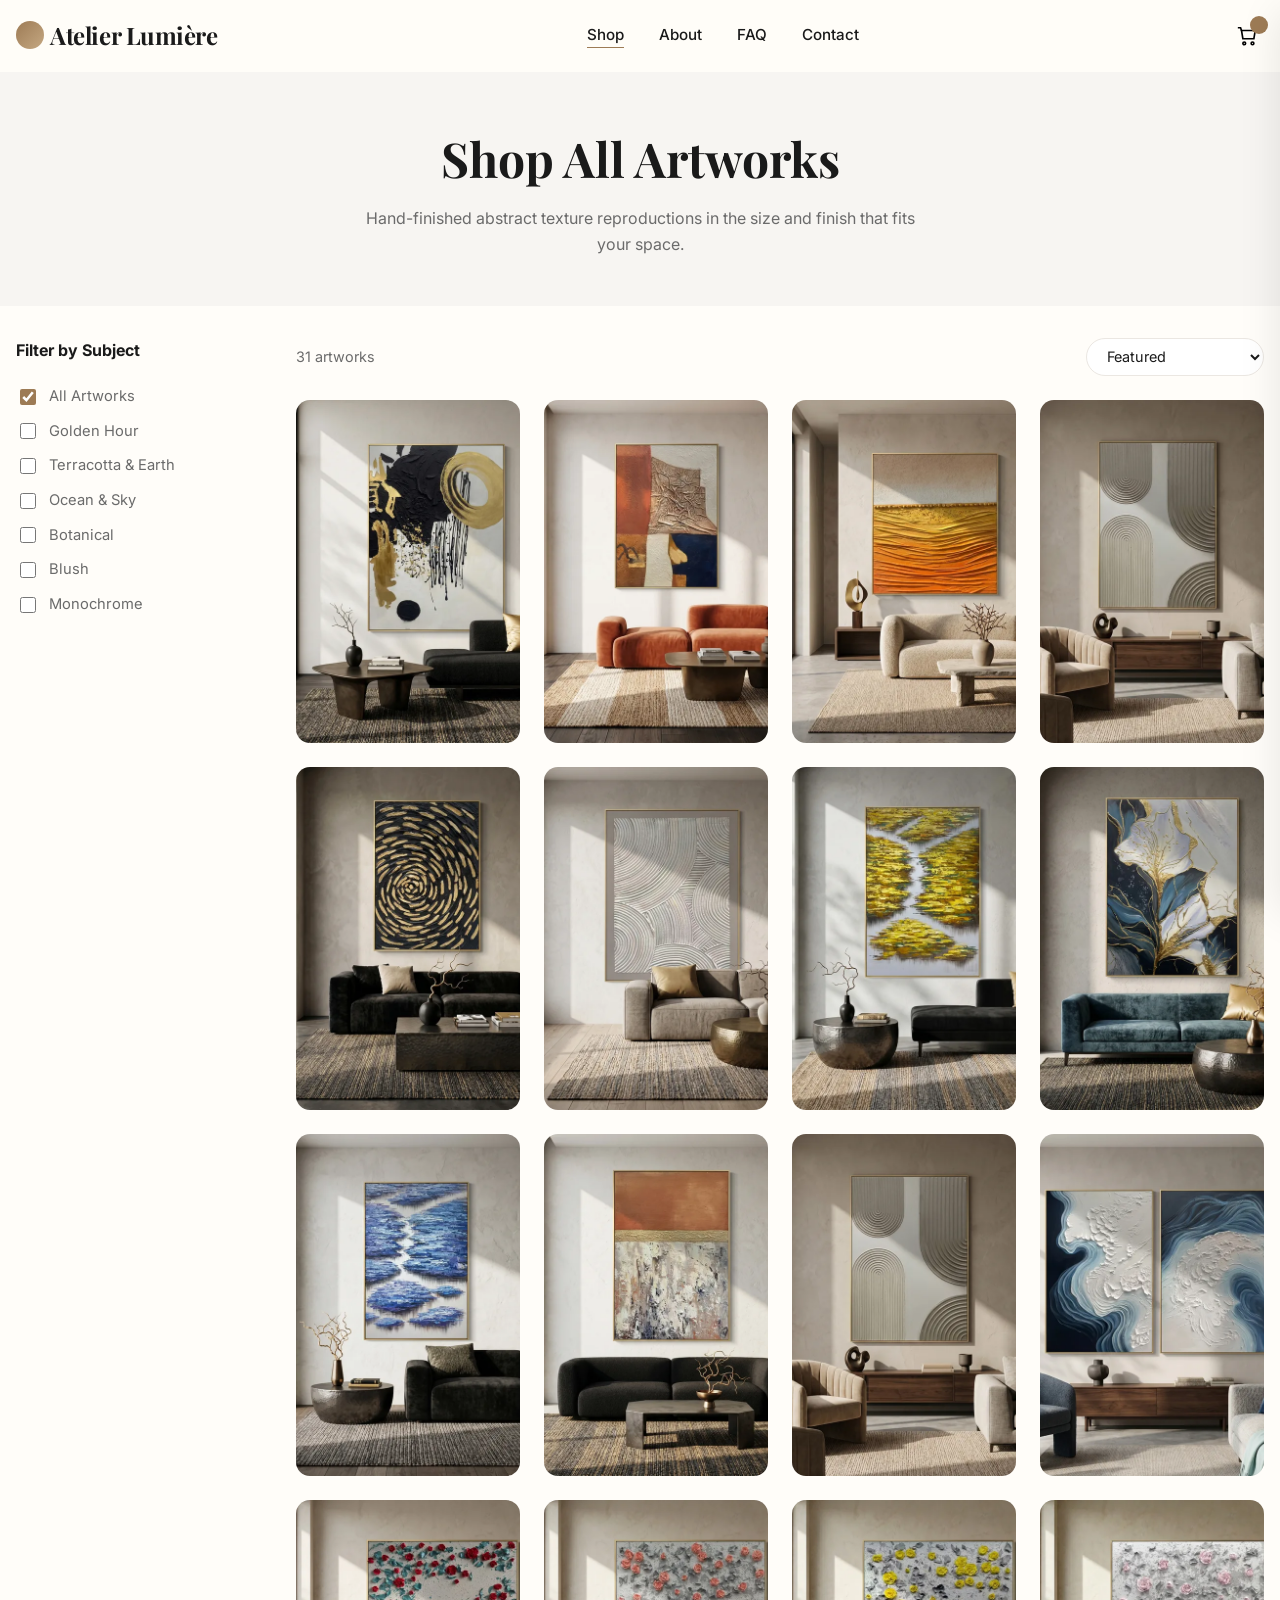
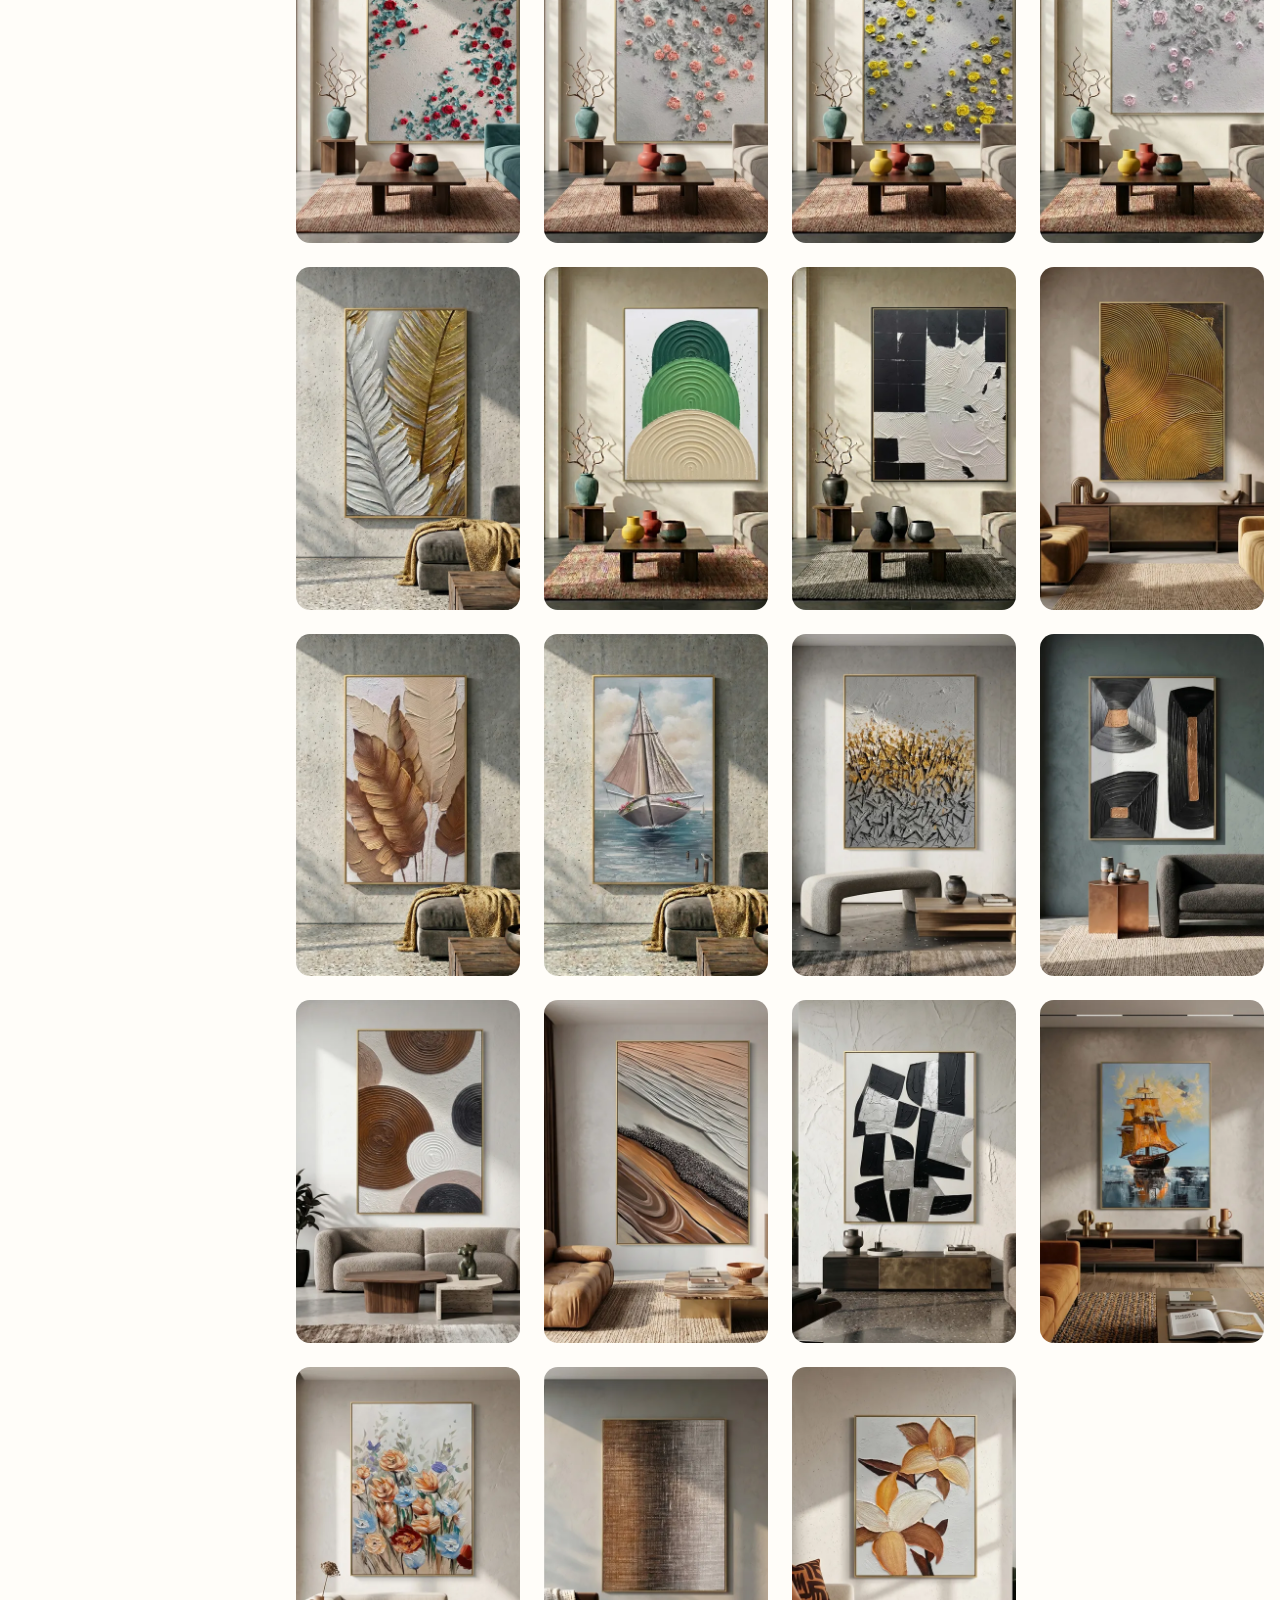
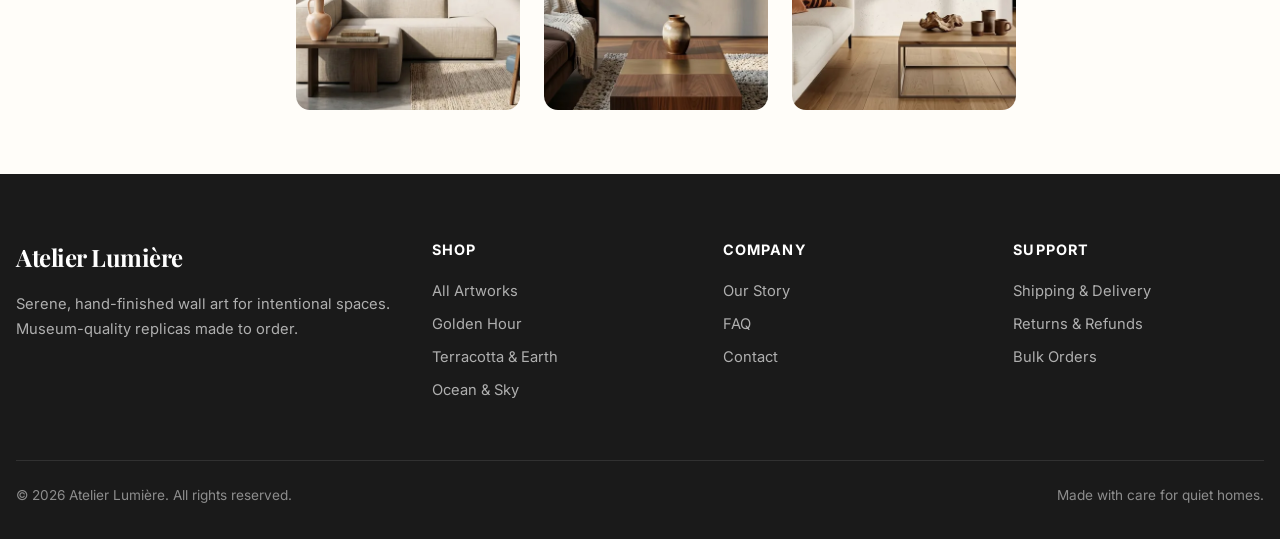
<file: site/shop.html>
<!DOCTYPE html>
<html lang="en">
<head>
  <meta charset="UTF-8">
  <meta name="viewport" content="width=device-width, initial-scale=1.0">
  <title>Shop Artworks | Atelier Lumière</title>
  <meta name="description" content="Browse our collection of hand-finished abstract wall art reproductions. Filter by colour family and choose your perfect size.">
  <link rel="stylesheet" href="css/style.css">
  <link rel="icon" type="image/svg+xml" href="data:image/svg+xml,%3Csvg xmlns='http://www.w3.org/2000/svg' viewBox='0 0 100 100'%3E%3Ccircle cx='50' cy='50' r='50' fill='%239d7b55'/%3E%3C/svg%3E">
</head>
<body data-page="shop">
  <a class="sr-only" href="#main">Skip to content</a>

  <header class="header">
    <div class="container header-inner">
      <a href="index.html" class="logo" aria-label="Atelier Lumière home">
        <span class="logo-mark" aria-hidden="true"></span>
        Atelier Lumière
      </a>
      <nav>
        <ul class="nav-links">
          <li><a href="shop.html" class="active">Shop</a></li>
          <li><a href="about.html">About</a></li>
          <li><a href="faq.html">FAQ</a></li>
          <li><a href="contact.html">Contact</a></li>
        </ul>
      </nav>
      <div class="header-actions">
        <button class="icon-btn" data-cart-toggle aria-label="Open cart">
          <svg viewBox="0 0 24 24"><path d="M6 6h15l-1.5 9h-12z"/><circle cx="9" cy="20" r="1.5"/><circle cx="18" cy="20" r="1.5"/><path d="M6 6L5 3H2"/></svg>
          <span class="cart-count" aria-hidden="true"></span>
        </button>
        <button class="icon-btn menu-toggle" aria-label="Open menu">
          <svg viewBox="0 0 24 24"><path d="M3 6h18M3 12h18M3 18h18"/></svg>
        </button>
      </div>
    </div>
  </header>

  <main id="main">
    <div class="page-header">
      <div class="container">
        <h1>Shop All Artworks</h1>
        <p>Hand-finished abstract texture reproductions in the size and finish that fits your space.</p>
      </div>
    </div>

    <div class="container shop-layout">
      <aside class="shop-sidebar">
        <h3>Filter by Subject</h3>
        <div class="filter-group">
          <label><input type="checkbox" value="all" checked> All Artworks</label>
          <label><input type="checkbox" value="golden-hour"> Golden Hour</label>
          <label><input type="checkbox" value="terracotta"> Terracotta & Earth</label>
          <label><input type="checkbox" value="ocean-sky"> Ocean & Sky</label>
          <label><input type="checkbox" value="botanical"> Botanical</label>
          <label><input type="checkbox" value="blush"> Blush</label>
          <label><input type="checkbox" value="monochrome"> Monochrome</label>
        </div>
      </aside>

      <div>
        <div class="shop-toolbar">
          <span class="result-count" id="result-count">0 artworks</span>
          <select id="sort-select" aria-label="Sort artworks">
            <option value="featured">Featured</option>
            <option value="new">Newest</option>
            <option value="price-asc">Price: Low to High</option>
            <option value="price-desc">Price: High to Low</option>
          </select>
        </div>
        <div class="product-grid" id="shop-grid"></div>
      </div>
    </div>
  </main>

  <footer class="footer">
    <div class="container">
      <div class="footer-grid">
        <div class="footer-brand">
          <a href="index.html" class="logo" aria-label="Atelier Lumière home">
            <span class="logo-mark" aria-hidden="true"></span>
            Atelier Lumière
          </a>
          <p>Serene, hand-finished wall art for intentional spaces. Museum-quality replicas made to order.</p>
        </div>
        <div>
          <h4>Shop</h4>
          <a href="shop.html">All Artworks</a>
          <a href="shop.html?family=golden-hour">Golden Hour</a>
          <a href="shop.html?family=terracotta">Terracotta & Earth</a>
          <a href="shop.html?family=ocean-sky">Ocean &amp; Sky</a>
        </div>
        <div>
          <h4>Company</h4>
          <a href="about.html">Our Story</a>
          <a href="faq.html">FAQ</a>
          <a href="contact.html">Contact</a>
        </div>
        <div>
          <h4>Support</h4>
          <a href="faq.html">Shipping & Delivery</a>
          <a href="faq.html">Returns & Refunds</a>
          <a href="contact.html">Bulk Orders</a>
        </div>
      </div>
      <div class="footer-bottom">
        <span>&copy; <span id="year"></span> Atelier Lumière. All rights reserved.</span>
        <span>Made with care for quiet homes.</span>
      </div>
    </div>
  </footer>

  <script>document.getElementById('year').textContent = new Date().getFullYear();</script>
  <script src="js/data.js"></script>
  <script src="js/cart.js"></script>
  <script src="js/main.js"></script>
</body>
</html>
</file>
<file: css/style.css>
/* ===== Design System ===== */
@import url('https://fonts.googleapis.com/css2?family=Inter:wght@300;400;500;600&family=Playfair+Display:wght@500;600;700&display=swap');

:root {
  --bg: #fffdf9;
  --bg-2: #f7f5f2;
  --text: #1a1a1a;
  --text-muted: #6b6b6b;
  --accent: #9d7b55;
  --accent-dark: #7a5e3d;
  --accent-light: #c5a882;
  --border: #ebe7e2;
  --card: #ffffff;
  --shadow: 0 4px 24px rgba(0, 0, 0, 0.06);
  --shadow-lg: 0 12px 40px rgba(0, 0, 0, 0.10);
  --radius: 14px;
  --radius-sm: 8px;
  --font-body: 'Inter', system-ui, -apple-system, BlinkMacSystemFont, sans-serif;
  --font-heading: 'Playfair Display', Georgia, 'Times New Roman', serif;
  --max-width: 1320px;
  --header-h: 72px;
}

* { box-sizing: border-box; }
html { scroll-behavior: smooth; }
body {
  margin: 0;
  font-family: var(--font-body);
  color: var(--text);
  background: var(--bg);
  line-height: 1.6;
  -webkit-font-smoothing: antialiased;
}
img { max-width: 100%; display: block; }
a { color: inherit; text-decoration: none; }
ul, ol { margin: 0; padding: 0; list-style: none; }
h1, h2, h3, h4, h5, h6, p { margin: 0; }
button { font-family: inherit; cursor: pointer; }

.container {
  width: min(100% - 2rem, var(--max-width));
  margin: 0 auto;
}

.section { padding: 4.5rem 0; }
.section-title {
  font-family: var(--font-heading);
  font-size: clamp(1.7rem, 4vw, 2.5rem);
  font-weight: 600;
  line-height: 1.2;
  margin-bottom: 0.5rem;
}
.section-subtitle {
  color: var(--text-muted);
  font-size: 1.05rem;
  margin-bottom: 2rem;
}

/* ===== Header ===== */
.header {
  position: fixed;
  inset: 0 0 auto 0;
  z-index: 100;
  height: var(--header-h);
  background: rgba(255, 253, 249, 0.92);
  backdrop-filter: blur(10px);
  border-bottom: 1px solid transparent;
  transition: border-color 0.3s, box-shadow 0.3s;
}
.header.scrolled { border-color: var(--border); box-shadow: 0 2px 14px rgba(0,0,0,0.04); }
.header-inner {
  height: 100%;
  display: flex;
  align-items: center;
  justify-content: space-between;
  gap: 1rem;
}
.logo {
  font-family: var(--font-heading);
  font-size: 1.5rem;
  font-weight: 700;
  letter-spacing: -0.02em;
  display: flex;
  align-items: center;
  gap: 0.4rem;
}
.logo-mark {
  width: 28px; height: 28px; border-radius: 50%;
  background: linear-gradient(135deg, var(--accent), var(--accent-light));
}
.nav-links {
  display: flex;
  gap: 2.2rem;
  font-size: 0.95rem;
  font-weight: 500;
}
.nav-links a { position: relative; padding: 0.25rem 0; }
.nav-links a::after {
  content: ''; position: absolute; left: 0; right: 0; bottom: 0;
  height: 1.5px; background: var(--accent); transform: scaleX(0); transform-origin: left;
  transition: transform 0.25s;
}
.nav-links a:hover::after, .nav-links a.active::after { transform: scaleX(1); }

.header-actions { display: flex; align-items: center; gap: 1.2rem; }
.icon-btn {
  background: none; border: none; padding: 0.4rem; position: relative;
  display: inline-flex; align-items: center; justify-content: center;
}
.icon-btn svg { width: 22px; height: 22px; stroke: currentColor; fill: none; stroke-width: 1.8; }
.cart-count {
  position: absolute; top: -2px; right: -4px;
  min-width: 18px; height: 18px; border-radius: 9px;
  background: var(--accent); color: #fff; font-size: 0.65rem; font-weight: 600;
  display: grid; place-items: center; padding: 0 4px;
}
.menu-toggle { display: none; }

/* ===== Buttons ===== */
.btn {
  display: inline-flex; align-items: center; justify-content: center; gap: 0.5rem;
  padding: 0.85rem 1.6rem; border-radius: 999px; font-size: 0.95rem; font-weight: 500;
  border: 1px solid transparent; transition: transform 0.15s, background 0.2s, border-color 0.2s, color 0.2s;
}
.btn:hover { transform: translateY(-1px); }
.btn-primary { background: var(--text); color: var(--bg); }
.btn-primary:hover { background: #333; }
.btn-secondary { background: var(--accent); color: #fff; }
.btn-secondary:hover { background: var(--accent-dark); }
.btn-outline { background: transparent; color: var(--text); border-color: var(--border); }
.btn-outline:hover { border-color: var(--text); }
.btn-ghost { background: transparent; color: var(--text); padding: 0.5rem 0; border-radius: 0; border-bottom: 1px solid var(--text); }
.btn-block { width: 100%; }
.btn-sm { padding: 0.6rem 1.2rem; font-size: 0.85rem; }

/* ===== Hero ===== */
.hero {
  min-height: 90vh; padding-top: var(--header-h);
  display: grid; place-items: center; position: relative; overflow: hidden;
  background: linear-gradient(135deg, #f7f3ed 0%, #fffdf9 60%, #f1ece6 100%);
}
.hero-grid {
  display: grid; grid-template-columns: 1fr 1fr; gap: 3rem; align-items: center;
}
.hero-content { max-width: 560px; }
.hero-tag {
  display: inline-flex; align-items: center; gap: 0.5rem;
  font-size: 0.8rem; text-transform: uppercase; letter-spacing: 0.12em;
  color: var(--accent-dark); margin-bottom: 1.2rem;
}
.hero-title {
  font-family: var(--font-heading); font-size: clamp(2.4rem, 5.5vw, 4.2rem);
  font-weight: 600; line-height: 1.1; margin-bottom: 1.2rem;
}
.hero-title span { color: var(--accent); }
.hero-lead {
  font-size: 1.15rem; color: var(--text-muted); margin-bottom: 2rem; line-height: 1.7;
}
.hero-actions { display: flex; gap: 1rem; flex-wrap: wrap; }
.hero-image {
  position: relative; border-radius: var(--radius); overflow: hidden;
  box-shadow: var(--shadow-lg); background: var(--card);
}
.hero-image img { width: 100%; height: auto; object-fit: cover; }
.hero-badge {
  position: absolute; bottom: 1.5rem; left: 1.5rem;
  background: rgba(255,255,255,0.94); backdrop-filter: blur(4px);
  padding: 0.75rem 1rem; border-radius: var(--radius-sm); font-size: 0.85rem; font-weight: 500;
  box-shadow: 0 2px 12px rgba(0,0,0,0.08);
}

/* ===== Product Card ===== */
.product-grid {
  display: grid;
  grid-template-columns: repeat(4, 1fr);
  gap: 1.5rem;
}
.product-card {
  position: relative; background: var(--card); border-radius: var(--radius);
  overflow: hidden; transition: transform 0.25s, box-shadow 0.25s;
}
.product-card:hover { transform: translateY(-4px); box-shadow: var(--shadow-lg); }
.card-image {
  display: block; width: 100%; aspect-ratio: 1 / 1; overflow: hidden; position: relative; background: var(--bg-2);
}
.card-image img {
  position: absolute; inset: 0; width: 100%; height: 100%; object-fit: cover;
  transition: transform 0.6s cubic-bezier(0.25, 0.46, 0.45, 0.94);
}
.product-card:hover .card-image img { transform: scale(1.05); }
.quick-add {
  position: absolute; left: 0.75rem; right: 0.75rem; bottom: 0.75rem;
  opacity: 0; transform: translateY(10px); transition: opacity 0.2s, transform 0.2s;
}
.product-card:hover .quick-add { opacity: 1; transform: translateY(0); }
.card-body { padding: 1rem 1.1rem 1.2rem; }
.card-title { font-size: 1rem; font-weight: 500; margin-bottom: 0.3rem; }
.card-sku { font-size: 0.75rem; color: var(--text-muted); text-transform: uppercase; letter-spacing: 0.05em; }
.card-price { margin-top: 0.6rem; font-size: 0.95rem; font-weight: 600; }
.card-price span { color: var(--text-muted); font-weight: 400; font-size: 0.85rem; }

/* ===== Section Header ===== */
.section-header {
  display: flex; align-items: flex-end; justify-content: space-between; gap: 1rem;
  margin-bottom: 2rem;
}
.section-header .btn { margin-bottom: 0.2rem; }

/* ===== Category Cards ===== */
.category-grid {
  display: grid; grid-template-columns: repeat(6, 1fr); gap: 1rem;
}
.category-card {
  position: relative; border-radius: var(--radius); overflow: hidden; aspect-ratio: 1 / 1;
  display: flex; align-items: flex-end; background: var(--bg-2);
}
.category-card img {
  position: absolute; inset: 0; width: 100%; height: 100%; object-fit: cover;
  transition: transform 0.5s;
}
.category-card:hover img { transform: scale(1.06); }
.category-card::after {
  content: ''; position: absolute; inset: 0;
  background: linear-gradient(to top, rgba(0,0,0,0.45) 0%, rgba(0,0,0,0) 60%);
}
.category-label {
  position: relative; z-index: 1; padding: 1rem; color: #fff;
  font-weight: 600; font-size: 1rem; width: 100%;
}

/* ===== Trust / Features ===== */
.features-grid {
  display: grid; grid-template-columns: repeat(4, 1fr); gap: 1.5rem; text-align: center;
}
.feature {
  padding: 1.5rem; border: 1px solid var(--border); border-radius: var(--radius); background: var(--card);
}
.feature-icon { width: 40px; height: 40px; margin: 0 auto 0.8rem; stroke: var(--accent); stroke-width: 1.5; }
.feature h3 { font-size: 1rem; margin-bottom: 0.4rem; }
.feature p { font-size: 0.85rem; color: var(--text-muted); }

/* ===== Story Band ===== */
.story-band {
  background: var(--bg-2); padding: 5rem 0;
}
.story-grid {
  display: grid; grid-template-columns: 1fr 1fr; gap: 4rem; align-items: center;
}
.story-text h2 { font-family: var(--font-heading); font-size: clamp(1.8rem, 3.5vw, 2.6rem); margin-bottom: 1rem; }
.story-text p { color: var(--text-muted); margin-bottom: 1.2rem; font-size: 1.05rem; line-height: 1.75; }
.story-image { width: 100%; aspect-ratio: 1 / 1; border-radius: var(--radius); overflow: hidden; box-shadow: var(--shadow); }
.story-image img { width: 100%; height: 100%; object-fit: cover; display: block; }

/* ===== Footer ===== */
.footer {
  background: #1a1a1a; color: rgba(255,255,255,0.75); padding: 4rem 0 2rem; font-size: 0.92rem;
}
.footer-grid {
  display: grid; grid-template-columns: 1.5fr repeat(3, 1fr); gap: 2.5rem; margin-bottom: 3rem;
}
.footer-brand { color: #fff; }
.footer-brand .logo { color: #fff; margin-bottom: 1rem; }
.footer-brand p { line-height: 1.7; color: rgba(255,255,255,0.65); }
.footer h4 { color: #fff; font-size: 0.9rem; text-transform: uppercase; letter-spacing: 0.08em; margin-bottom: 1.2rem; }
.footer a { display: block; color: rgba(255,255,255,0.65); margin-bottom: 0.6rem; transition: color 0.2s; }
.footer a:hover { color: #fff; }
.footer-bottom {
  border-top: 1px solid rgba(255,255,255,0.1); padding-top: 1.5rem;
  display: flex; justify-content: space-between; align-items: center; gap: 1rem;
  color: rgba(255,255,255,0.5); font-size: 0.85rem;
}

/* ===== Page Header ===== */
.page-header { padding: calc(var(--header-h) + 3rem) 0 3rem; background: var(--bg-2); text-align: center; }
.page-header h1 { font-family: var(--font-heading); font-size: clamp(2rem, 4vw, 3rem); margin-bottom: 0.6rem; }
.page-header p { color: var(--text-muted); max-width: 560px; margin: 0 auto; }

/* ===== Shop Page ===== */
.shop-layout { display: grid; grid-template-columns: 240px 1fr; gap: 2.5rem; padding: 2rem 0 4rem; }
.shop-sidebar h3 { font-size: 1rem; margin-bottom: 1rem; }
.filter-group { margin-bottom: 1.5rem; }
.filter-group label { display: flex; align-items: center; gap: 0.6rem; font-size: 0.92rem; padding: 0.35rem 0; cursor: pointer; color: var(--text-muted); transition: color 0.2s; }
.filter-group label:hover, .filter-group label.active { color: var(--text); }
.filter-group input { accent-color: var(--accent); width: 16px; height: 16px; }
.shop-toolbar { display: flex; justify-content: space-between; align-items: center; margin-bottom: 1.5rem; }
.shop-toolbar select {
  border: 1px solid var(--border); background: var(--card); padding: 0.55rem 1rem; border-radius: 999px;
  font-size: 0.9rem; color: var(--text); font-family: inherit;
}
.result-count { font-size: 0.9rem; color: var(--text-muted); }

/* ===== Product Detail ===== */
.pd-grid { display: grid; grid-template-columns: 1.1fr 0.9fr; gap: 3.5rem; padding: 2.5rem 0 4rem; }
.pd-gallery { position: sticky; top: calc(var(--header-h) + 2rem); align-self: start; }
.pd-main-image { border-radius: var(--radius); overflow: hidden; background: var(--bg-2); }
.pd-main-image img { width: 100%; height: auto; }
.pd-info { max-width: 560px; }
.pd-family { color: var(--accent); font-size: 0.8rem; text-transform: uppercase; letter-spacing: 0.1em; font-weight: 600; margin-bottom: 0.6rem; }
.pd-title { font-family: var(--font-heading); font-size: clamp(1.8rem, 3.5vw, 2.6rem); line-height: 1.15; margin-bottom: 0.4rem; }
.pd-sku { font-size: 0.8rem; color: var(--text-muted); margin-bottom: 1rem; }
.pd-price { font-size: 1.8rem; font-weight: 600; margin-bottom: 1.5rem; }
.pd-desc { color: var(--text-muted); margin-bottom: 1.5rem; line-height: 1.7; }

.option-group { margin-bottom: 1.5rem; }
.option-label { display: flex; justify-content: space-between; font-size: 0.9rem; font-weight: 600; margin-bottom: 0.6rem; }
.option-label span { color: var(--text-muted); font-weight: 400; }
.option-list { display: flex; flex-wrap: wrap; gap: 0.6rem; }
.option {
  flex: 1 1 auto; min-width: 90px; text-align: center; padding: 0.7rem 0.8rem; border: 1px solid var(--border);
  border-radius: var(--radius-sm); font-size: 0.85rem; cursor: pointer; background: var(--card); transition: 0.15s;
}
.option:hover { border-color: var(--accent-light); }
.option.selected { border-color: var(--accent); background: rgba(157, 123, 85, 0.06); box-shadow: 0 0 0 1px var(--accent); }
.option-note { font-size: 0.75rem; color: var(--text-muted); display: block; margin-top: 0.2rem; }

.add-to-cart-actions { display: flex; gap: 1rem; margin-top: 2rem; }
.qty {
  display: flex; align-items: center; border: 1px solid var(--border); border-radius: var(--radius-sm); overflow: hidden;
}
.qty button { background: none; border: none; width: 42px; height: 48px; font-size: 1.1rem; }
.qty input { width: 48px; text-align: center; border: none; font-size: 0.95rem; }

.trust-pills { display: flex; gap: 1rem; flex-wrap: wrap; margin-top: 1.5rem; }
.trust-pill {
  display: flex; align-items: center; gap: 0.4rem; font-size: 0.8rem; color: var(--text-muted);
  background: var(--bg-2); padding: 0.4rem 0.8rem; border-radius: 999px;
}
.trust-pill svg { width: 14px; height: 14px; stroke: var(--accent); }

/* ===== Cart Drawer ===== */
.cart-overlay {
  position: fixed; inset: 0; background: rgba(0,0,0,0.35); z-index: 200; opacity: 0; pointer-events: none;
  transition: opacity 0.25s;
}
.cart-overlay.open { opacity: 1; pointer-events: auto; }
.cart-drawer {
  position: fixed; top: 0; right: 0; bottom: 0; width: min(100%, 420px); background: var(--card); z-index: 201;
  transform: translateX(100%); transition: transform 0.3s cubic-bezier(0.25, 0.46, 0.45, 0.94);
  display: flex; flex-direction: column; box-shadow: var(--shadow-lg);
}
.cart-drawer.open { transform: translateX(0); }
.cart-header { padding: 1.2rem; border-bottom: 1px solid var(--border); display: flex; justify-content: space-between; align-items: center; }
.cart-header h2 { font-family: var(--font-heading); font-size: 1.4rem; }
.cart-close { background: none; border: none; font-size: 1.4rem; line-height: 1; color: var(--text-muted); }
.cart-items { flex: 1; overflow-y: auto; padding: 1rem 1.2rem; }
.cart-item { display: flex; gap: 1rem; padding: 1rem 0; border-bottom: 1px solid var(--border); }
.cart-item img { width: 80px; height: 80px; object-fit: cover; border-radius: var(--radius-sm); }
.cart-item-info { flex: 1; }
.cart-item-name { font-weight: 500; font-size: 0.95rem; margin-bottom: 0.2rem; }
.cart-item-meta { font-size: 0.78rem; color: var(--text-muted); margin-bottom: 0.5rem; }
.cart-item-qty { display: flex; align-items: center; gap: 0.5rem; }
.cart-item-qty button { width: 26px; height: 26px; border-radius: 50%; border: 1px solid var(--border); background: none; font-size: 0.85rem; }
.cart-item-qty span { font-size: 0.85rem; min-width: 20px; text-align: center; }
.cart-item-price { font-weight: 600; font-size: 0.95rem; }
.cart-item-remove { color: var(--text-muted); font-size: 0.75rem; text-decoration: underline; background: none; border: none; padding: 0; margin-top: 0.5rem; }
.cart-empty { text-align: center; padding: 3rem 1rem; color: var(--text-muted); }
.cart-footer { padding: 1.2rem; border-top: 1px solid var(--border); }
.cart-subtotal { display: flex; justify-content: space-between; font-size: 1.1rem; font-weight: 600; margin-bottom: 1rem; }
.cart-note { font-size: 0.8rem; color: var(--text-muted); margin-bottom: 1rem; }

/* ===== FAQ Accordion ===== */
.accordion { max-width: 760px; margin: 0 auto; }
.accordion-item { border-bottom: 1px solid var(--border); }
.accordion-trigger {
  width: 100%; text-align: left; background: none; border: none; padding: 1.2rem 0;
  font-size: 1.05rem; font-weight: 500; display: flex; justify-content: space-between; align-items: center;
}
.accordion-trigger svg { width: 18px; height: 18px; transition: transform 0.2s; }
.accordion-item.open .accordion-trigger svg { transform: rotate(45deg); }
.accordion-content {
  max-height: 0; overflow: hidden; transition: max-height 0.25s ease-out;
}
.accordion-content-inner { padding: 0 0 1.2rem; color: var(--text-muted); line-height: 1.7; }

/* ===== Forms ===== */
.form-group { margin-bottom: 1.2rem; }
.form-group label { display: block; font-size: 0.85rem; font-weight: 500; margin-bottom: 0.4rem; }
.form-group input, .form-group textarea, .form-group select {
  width: 100%; border: 1px solid var(--border); border-radius: var(--radius-sm); padding: 0.8rem 1rem;
  font-family: inherit; font-size: 0.95rem; background: var(--card); transition: border-color 0.2s;
}
.form-group input:focus, .form-group textarea:focus, .form-group select:focus { outline: none; border-color: var(--accent); }
.contact-grid { display: grid; grid-template-columns: 1fr 1fr; gap: 3rem; align-items: start; }

/* ===== Toast ===== */
.toast {
  position: fixed; bottom: 1.5rem; left: 50%; transform: translateX(-50%) translateY(120%);
  background: var(--text); color: #fff; padding: 0.85rem 1.4rem; border-radius: 999px; font-size: 0.9rem;
  z-index: 300; box-shadow: var(--shadow-lg); transition: transform 0.3s;
}
.toast.show { transform: translateX(-50%) translateY(0); }

/* ===== Mobile ===== */
@media (max-width: 1024px) {
  .product-grid { grid-template-columns: repeat(3, 1fr); }
  .category-grid { grid-template-columns: repeat(3, 1fr); }
  .features-grid { grid-template-columns: repeat(2, 1fr); }
  .pd-grid { gap: 2rem; }
}

/* ===== Blog / Journal ===== */
.post-grid { display: grid; grid-template-columns: repeat(auto-fill, minmax(320px, 1fr)); gap: 2rem; padding: 2rem 0 4rem; }
.post-card { background: #fff; border-radius: var(--radius); overflow: hidden; box-shadow: var(--shadow); transition: transform .25s ease, box-shadow .25s ease; display: flex; flex-direction: column; }
.post-card:hover { transform: translateY(-4px); box-shadow: var(--shadow-lg); }
.post-card .card-image { display: block; overflow: hidden; aspect-ratio: 1 / 1; }
.post-card .card-image img { position: absolute; inset: 0; width: 100%; height: 100%; object-fit: cover; transition: transform .4s ease; }
.post-card:hover .card-image img { transform: scale(1.05); }
.post-body { padding: 1.3rem 1.4rem 1.6rem; display: flex; flex-direction: column; gap: .5rem; flex: 1; }
.post-meta { font-size: .74rem; color: var(--text-muted); text-transform: uppercase; letter-spacing: .06em; }
.post-title { font-family: var(--font-heading); font-size: 1.25rem; line-height: 1.3; }
.post-excerpt { color: var(--text-muted); font-size: .92rem; line-height: 1.6; flex: 1; }
.post-more { margin-top: .3rem; font-size: .85rem; color: var(--accent); font-weight: 600; }

/* Article view */
.article { max-width: 760px; margin: 0 auto; padding: 2rem 0 4rem; }
.article-back { display: inline-block; margin-bottom: 1.5rem; font-size: .85rem; color: var(--text-muted); }
.article-cover { border-radius: var(--radius); overflow: hidden; margin: 1.5rem 0 2rem; box-shadow: var(--shadow); }
.article-cover img { width: 100%; height: auto; display: block; }
.article-meta { font-size: .8rem; color: var(--text-muted); text-transform: uppercase; letter-spacing: .06em; }
.article h1 { font-family: var(--font-heading); font-size: clamp(1.8rem, 4vw, 2.6rem); line-height: 1.2; margin: .6rem 0 1.4rem; }
.article-body { color: var(--text); line-height: 1.8; font-size: 1.05rem; }
.article-body h2 { font-family: var(--font-heading); font-size: 1.4rem; margin: 2rem 0 .8rem; }
.article-body p { margin-bottom: 1.1rem; color: var(--text-muted); }
.article-body ul { margin: 0 0 1.2rem 1.2rem; color: var(--text-muted); }
.article-body li { margin-bottom: .5rem; }
.article-cta { margin-top: 2.5rem; padding: 2rem; background: var(--bg-2); border-radius: var(--radius); text-align: center; }

@media (max-width: 768px) {
  :root { --header-h: 64px; }
  .nav-links {
    position: fixed; inset: var(--header-h) 0 auto 0; background: var(--bg); flex-direction: column;
    padding: 1.5rem; gap: 1.2rem; border-bottom: 1px solid var(--border); transform: translateY(-120%); transition: transform 0.3s;
  }
  .nav-links.open { transform: translateY(0); }
  .menu-toggle { display: inline-flex; }
  .hero-grid { grid-template-columns: 1fr; }
  .hero-image { order: -1; }
  .product-grid { grid-template-columns: repeat(2, 1fr); gap: 1rem; }
  .post-grid { grid-template-columns: repeat(2, 1fr); gap: 1rem; }
  .category-grid { grid-template-columns: repeat(2, 1fr); }
  .features-grid { grid-template-columns: 1fr; }
  .story-grid, .contact-grid, .shop-layout { grid-template-columns: 1fr; }
  .pd-grid { grid-template-columns: 1fr; }
  .pd-gallery { position: static; }
  .footer-grid { grid-template-columns: 1fr 1fr; }
  .add-to-cart-actions { flex-direction: column; }
  .section-header { flex-direction: column; align-items: flex-start; gap: 0.5rem; }
}

@media (max-width: 480px) {
  .product-grid { grid-template-columns: 1fr; }
  .post-grid { grid-template-columns: 1fr; }
  .category-grid { grid-template-columns: 1fr 1fr; }
  .footer-grid { grid-template-columns: 1fr; }
  .hero-actions { flex-direction: column; }
  .hero-actions .btn { width: 100%; }
}

/* ===== Utility ===== */
.text-center { text-align: center; }
.sr-only { position: absolute; width: 1px; height: 1px; padding: 0; margin: -1px; overflow: hidden; clip: rect(0,0,0,0); border: 0; }
</file>
<file: site/css/style.css>
/* ===== Design System ===== */
@import url('https://fonts.googleapis.com/css2?family=Inter:wght@300;400;500;600&family=Playfair+Display:wght@500;600;700&display=swap');

:root {
  --bg: #fffdf9;
  --bg-2: #f7f5f2;
  --text: #1a1a1a;
  --text-muted: #6b6b6b;
  --accent: #9d7b55;
  --accent-dark: #7a5e3d;
  --accent-light: #c5a882;
  --border: #ebe7e2;
  --card: #ffffff;
  --shadow: 0 4px 24px rgba(0, 0, 0, 0.06);
  --shadow-lg: 0 12px 40px rgba(0, 0, 0, 0.10);
  --radius: 14px;
  --radius-sm: 8px;
  --font-body: 'Inter', system-ui, -apple-system, BlinkMacSystemFont, sans-serif;
  --font-heading: 'Playfair Display', Georgia, 'Times New Roman', serif;
  --max-width: 1320px;
  --header-h: 72px;
}

* { box-sizing: border-box; }
html { scroll-behavior: smooth; }
body {
  margin: 0;
  font-family: var(--font-body);
  color: var(--text);
  background: var(--bg);
  line-height: 1.6;
  -webkit-font-smoothing: antialiased;
}
img { max-width: 100%; display: block; }
a { color: inherit; text-decoration: none; }
ul, ol { margin: 0; padding: 0; list-style: none; }
h1, h2, h3, h4, h5, h6, p { margin: 0; }
button { font-family: inherit; cursor: pointer; }

.container {
  width: min(100% - 2rem, var(--max-width));
  margin: 0 auto;
}

.section { padding: 4.5rem 0; }
.section-title {
  font-family: var(--font-heading);
  font-size: clamp(1.7rem, 4vw, 2.5rem);
  font-weight: 600;
  line-height: 1.2;
  margin-bottom: 0.5rem;
}
.section-subtitle {
  color: var(--text-muted);
  font-size: 1.05rem;
  margin-bottom: 2rem;
}

/* ===== Header ===== */
.header {
  position: fixed;
  inset: 0 0 auto 0;
  z-index: 100;
  height: var(--header-h);
  background: rgba(255, 253, 249, 0.92);
  backdrop-filter: blur(10px);
  border-bottom: 1px solid transparent;
  transition: border-color 0.3s, box-shadow 0.3s;
}
.header.scrolled { border-color: var(--border); box-shadow: 0 2px 14px rgba(0,0,0,0.04); }
.header-inner {
  height: 100%;
  display: flex;
  align-items: center;
  justify-content: space-between;
  gap: 1rem;
}
.logo {
  font-family: var(--font-heading);
  font-size: 1.5rem;
  font-weight: 700;
  letter-spacing: -0.02em;
  display: flex;
  align-items: center;
  gap: 0.4rem;
}
.logo-mark {
  width: 28px; height: 28px; border-radius: 50%;
  background: linear-gradient(135deg, var(--accent), var(--accent-light));
}
.nav-links {
  display: flex;
  gap: 2.2rem;
  font-size: 0.95rem;
  font-weight: 500;
}
.nav-links a { position: relative; padding: 0.25rem 0; }
.nav-links a::after {
  content: ''; position: absolute; left: 0; right: 0; bottom: 0;
  height: 1.5px; background: var(--accent); transform: scaleX(0); transform-origin: left;
  transition: transform 0.25s;
}
.nav-links a:hover::after, .nav-links a.active::after { transform: scaleX(1); }

.header-actions { display: flex; align-items: center; gap: 1.2rem; }
.icon-btn {
  background: none; border: none; padding: 0.4rem; position: relative;
  display: inline-flex; align-items: center; justify-content: center;
}
.icon-btn svg { width: 22px; height: 22px; stroke: currentColor; fill: none; stroke-width: 1.8; }
.cart-count {
  position: absolute; top: -2px; right: -4px;
  min-width: 18px; height: 18px; border-radius: 9px;
  background: var(--accent); color: #fff; font-size: 0.65rem; font-weight: 600;
  display: grid; place-items: center; padding: 0 4px;
}
.menu-toggle { display: none; }

/* ===== Buttons ===== */
.btn {
  display: inline-flex; align-items: center; justify-content: center; gap: 0.5rem;
  padding: 0.85rem 1.6rem; border-radius: 999px; font-size: 0.95rem; font-weight: 500;
  border: 1px solid transparent; transition: transform 0.15s, background 0.2s, border-color 0.2s, color 0.2s;
}
.btn:hover { transform: translateY(-1px); }
.btn-primary { background: var(--text); color: var(--bg); }
.btn-primary:hover { background: #333; }
.btn-secondary { background: var(--accent); color: #fff; }
.btn-secondary:hover { background: var(--accent-dark); }
.btn-outline { background: transparent; color: var(--text); border-color: var(--border); }
.btn-outline:hover { border-color: var(--text); }
.btn-ghost { background: transparent; color: var(--text); padding: 0.5rem 0; border-radius: 0; border-bottom: 1px solid var(--text); }
.btn-block { width: 100%; }
.btn-sm { padding: 0.6rem 1.2rem; font-size: 0.85rem; }

/* ===== Hero ===== */
.hero {
  min-height: 90vh; padding-top: var(--header-h);
  display: grid; place-items: center; position: relative; overflow: hidden;
  background: linear-gradient(135deg, #f7f3ed 0%, #fffdf9 60%, #f1ece6 100%);
}
.hero-grid {
  display: grid; grid-template-columns: 1fr 1fr; gap: 3rem; align-items: center;
}
.hero-content { max-width: 560px; }
.hero-tag {
  display: inline-flex; align-items: center; gap: 0.5rem;
  font-size: 0.8rem; text-transform: uppercase; letter-spacing: 0.12em;
  color: var(--accent-dark); margin-bottom: 1.2rem;
}
.hero-title {
  font-family: var(--font-heading); font-size: clamp(2.4rem, 5.5vw, 4.2rem);
  font-weight: 600; line-height: 1.1; margin-bottom: 1.2rem;
}
.hero-title span { color: var(--accent); }
.hero-lead {
  font-size: 1.15rem; color: var(--text-muted); margin-bottom: 2rem; line-height: 1.7;
}
.hero-actions { display: flex; gap: 1rem; flex-wrap: wrap; }
.hero-image {
  position: relative; border-radius: var(--radius); overflow: hidden;
  box-shadow: var(--shadow-lg); background: var(--card);
}
.hero-image img { width: 100%; height: auto; object-fit: cover; }
.hero-badge {
  position: absolute; bottom: 1.5rem; left: 1.5rem;
  background: rgba(255,255,255,0.94); backdrop-filter: blur(4px);
  padding: 0.75rem 1rem; border-radius: var(--radius-sm); font-size: 0.85rem; font-weight: 500;
  box-shadow: 0 2px 12px rgba(0,0,0,0.08);
}

/* ===== Product Card ===== */
.product-grid {
  display: grid;
  grid-template-columns: repeat(4, 1fr);
  gap: 1.5rem;
}
.product-card {
  position: relative; background: var(--card); border-radius: var(--radius);
  overflow: hidden; transition: transform 0.25s, box-shadow 0.25s;
}
.product-card:hover { transform: translateY(-4px); box-shadow: var(--shadow-lg); }
.card-image {
  aspect-ratio: 1 / 1; overflow: hidden; position: relative; background: var(--bg-2);
}
.card-image img {
  width: 100%; height: 100%; object-fit: cover;
  transition: transform 0.6s cubic-bezier(0.25, 0.46, 0.45, 0.94);
}
.product-card:hover .card-image img { transform: scale(1.05); }
.quick-add {
  position: absolute; left: 0.75rem; right: 0.75rem; bottom: 0.75rem;
  opacity: 0; transform: translateY(10px); transition: opacity 0.2s, transform 0.2s;
}
.product-card:hover .quick-add { opacity: 1; transform: translateY(0); }
.card-body { padding: 1rem 1.1rem 1.2rem; }
.card-title { font-size: 1rem; font-weight: 500; margin-bottom: 0.3rem; }
.card-sku { font-size: 0.75rem; color: var(--text-muted); text-transform: uppercase; letter-spacing: 0.05em; }
.card-price { margin-top: 0.6rem; font-size: 0.95rem; font-weight: 600; }
.card-price span { color: var(--text-muted); font-weight: 400; font-size: 0.85rem; }

/* ===== Section Header ===== */
.section-header {
  display: flex; align-items: flex-end; justify-content: space-between; gap: 1rem;
  margin-bottom: 2rem;
}
.section-header .btn { margin-bottom: 0.2rem; }

/* ===== Category Cards ===== */
.category-grid {
  display: grid; grid-template-columns: repeat(6, 1fr); gap: 1rem;
}
.category-card {
  position: relative; border-radius: var(--radius); overflow: hidden; aspect-ratio: 1 / 1.2;
  display: flex; align-items: flex-end; background: var(--bg-2);
}
.category-card img {
  position: absolute; inset: 0; width: 100%; height: 100%; object-fit: cover;
  transition: transform 0.5s;
}
.category-card:hover img { transform: scale(1.06); }
.category-card::after {
  content: ''; position: absolute; inset: 0;
  background: linear-gradient(to top, rgba(0,0,0,0.45) 0%, rgba(0,0,0,0) 60%);
}
.category-label {
  position: relative; z-index: 1; padding: 1rem; color: #fff;
  font-weight: 600; font-size: 1rem; width: 100%;
}

/* ===== Trust / Features ===== */
.features-grid {
  display: grid; grid-template-columns: repeat(4, 1fr); gap: 1.5rem; text-align: center;
}
.feature {
  padding: 1.5rem; border: 1px solid var(--border); border-radius: var(--radius); background: var(--card);
}
.feature-icon { width: 40px; height: 40px; margin: 0 auto 0.8rem; stroke: var(--accent); stroke-width: 1.5; }
.feature h3 { font-size: 1rem; margin-bottom: 0.4rem; }
.feature p { font-size: 0.85rem; color: var(--text-muted); }

/* ===== Story Band ===== */
.story-band {
  background: var(--bg-2); padding: 5rem 0;
}
.story-grid {
  display: grid; grid-template-columns: 1fr 1fr; gap: 4rem; align-items: center;
}
.story-text h2 { font-family: var(--font-heading); font-size: clamp(1.8rem, 3.5vw, 2.6rem); margin-bottom: 1rem; }
.story-text p { color: var(--text-muted); margin-bottom: 1.2rem; font-size: 1.05rem; line-height: 1.75; }
.story-image { border-radius: var(--radius); overflow: hidden; box-shadow: var(--shadow); }

/* ===== Footer ===== */
.footer {
  background: #1a1a1a; color: rgba(255,255,255,0.75); padding: 4rem 0 2rem; font-size: 0.92rem;
}
.footer-grid {
  display: grid; grid-template-columns: 1.5fr repeat(3, 1fr); gap: 2.5rem; margin-bottom: 3rem;
}
.footer-brand { color: #fff; }
.footer-brand .logo { color: #fff; margin-bottom: 1rem; }
.footer-brand p { line-height: 1.7; color: rgba(255,255,255,0.65); }
.footer h4 { color: #fff; font-size: 0.9rem; text-transform: uppercase; letter-spacing: 0.08em; margin-bottom: 1.2rem; }
.footer a { display: block; color: rgba(255,255,255,0.65); margin-bottom: 0.6rem; transition: color 0.2s; }
.footer a:hover { color: #fff; }
.footer-bottom {
  border-top: 1px solid rgba(255,255,255,0.1); padding-top: 1.5rem;
  display: flex; justify-content: space-between; align-items: center; gap: 1rem;
  color: rgba(255,255,255,0.5); font-size: 0.85rem;
}

/* ===== Page Header ===== */
.page-header { padding: calc(var(--header-h) + 3rem) 0 3rem; background: var(--bg-2); text-align: center; }
.page-header h1 { font-family: var(--font-heading); font-size: clamp(2rem, 4vw, 3rem); margin-bottom: 0.6rem; }
.page-header p { color: var(--text-muted); max-width: 560px; margin: 0 auto; }

/* ===== Shop Page ===== */
.shop-layout { display: grid; grid-template-columns: 240px 1fr; gap: 2.5rem; padding: 2rem 0 4rem; }
.shop-sidebar h3 { font-size: 1rem; margin-bottom: 1rem; }
.filter-group { margin-bottom: 1.5rem; }
.filter-group label { display: flex; align-items: center; gap: 0.6rem; font-size: 0.92rem; padding: 0.35rem 0; cursor: pointer; color: var(--text-muted); transition: color 0.2s; }
.filter-group label:hover, .filter-group label.active { color: var(--text); }
.filter-group input { accent-color: var(--accent); width: 16px; height: 16px; }
.shop-toolbar { display: flex; justify-content: space-between; align-items: center; margin-bottom: 1.5rem; }
.shop-toolbar select {
  border: 1px solid var(--border); background: var(--card); padding: 0.55rem 1rem; border-radius: 999px;
  font-size: 0.9rem; color: var(--text); font-family: inherit;
}
.result-count { font-size: 0.9rem; color: var(--text-muted); }

/* ===== Product Detail ===== */
.pd-grid { display: grid; grid-template-columns: 1.1fr 0.9fr; gap: 3.5rem; padding: 2.5rem 0 4rem; }
.pd-gallery { position: sticky; top: calc(var(--header-h) + 2rem); align-self: start; }
.pd-main-image { border-radius: var(--radius); overflow: hidden; background: var(--bg-2); }
.pd-main-image img { width: 100%; height: auto; }
.pd-info { max-width: 560px; }
.pd-family { color: var(--accent); font-size: 0.8rem; text-transform: uppercase; letter-spacing: 0.1em; font-weight: 600; margin-bottom: 0.6rem; }
.pd-title { font-family: var(--font-heading); font-size: clamp(1.8rem, 3.5vw, 2.6rem); line-height: 1.15; margin-bottom: 0.4rem; }
.pd-sku { font-size: 0.8rem; color: var(--text-muted); margin-bottom: 1rem; }
.pd-price { font-size: 1.8rem; font-weight: 600; margin-bottom: 1.5rem; }
.pd-desc { color: var(--text-muted); margin-bottom: 1.5rem; line-height: 1.7; }

.option-group { margin-bottom: 1.5rem; }
.option-label { display: flex; justify-content: space-between; font-size: 0.9rem; font-weight: 600; margin-bottom: 0.6rem; }
.option-label span { color: var(--text-muted); font-weight: 400; }
.option-list { display: flex; flex-wrap: wrap; gap: 0.6rem; }
.option {
  flex: 1 1 auto; min-width: 90px; text-align: center; padding: 0.7rem 0.8rem; border: 1px solid var(--border);
  border-radius: var(--radius-sm); font-size: 0.85rem; cursor: pointer; background: var(--card); transition: 0.15s;
}
.option:hover { border-color: var(--accent-light); }
.option.selected { border-color: var(--accent); background: rgba(157, 123, 85, 0.06); box-shadow: 0 0 0 1px var(--accent); }
.option-note { font-size: 0.75rem; color: var(--text-muted); display: block; margin-top: 0.2rem; }

.add-to-cart-actions { display: flex; gap: 1rem; margin-top: 2rem; }
.qty {
  display: flex; align-items: center; border: 1px solid var(--border); border-radius: var(--radius-sm); overflow: hidden;
}
.qty button { background: none; border: none; width: 42px; height: 48px; font-size: 1.1rem; }
.qty input { width: 48px; text-align: center; border: none; font-size: 0.95rem; }

.trust-pills { display: flex; gap: 1rem; flex-wrap: wrap; margin-top: 1.5rem; }
.trust-pill {
  display: flex; align-items: center; gap: 0.4rem; font-size: 0.8rem; color: var(--text-muted);
  background: var(--bg-2); padding: 0.4rem 0.8rem; border-radius: 999px;
}
.trust-pill svg { width: 14px; height: 14px; stroke: var(--accent); }

/* ===== Cart Drawer ===== */
.cart-overlay {
  position: fixed; inset: 0; background: rgba(0,0,0,0.35); z-index: 200; opacity: 0; pointer-events: none;
  transition: opacity 0.25s;
}
.cart-overlay.open { opacity: 1; pointer-events: auto; }
.cart-drawer {
  position: fixed; top: 0; right: 0; bottom: 0; width: min(100%, 420px); background: var(--card); z-index: 201;
  transform: translateX(100%); transition: transform 0.3s cubic-bezier(0.25, 0.46, 0.45, 0.94);
  display: flex; flex-direction: column; box-shadow: var(--shadow-lg);
}
.cart-drawer.open { transform: translateX(0); }
.cart-header { padding: 1.2rem; border-bottom: 1px solid var(--border); display: flex; justify-content: space-between; align-items: center; }
.cart-header h2 { font-family: var(--font-heading); font-size: 1.4rem; }
.cart-close { background: none; border: none; font-size: 1.4rem; line-height: 1; color: var(--text-muted); }
.cart-items { flex: 1; overflow-y: auto; padding: 1rem 1.2rem; }
.cart-item { display: flex; gap: 1rem; padding: 1rem 0; border-bottom: 1px solid var(--border); }
.cart-item img { width: 80px; height: 80px; object-fit: cover; border-radius: var(--radius-sm); }
.cart-item-info { flex: 1; }
.cart-item-name { font-weight: 500; font-size: 0.95rem; margin-bottom: 0.2rem; }
.cart-item-meta { font-size: 0.78rem; color: var(--text-muted); margin-bottom: 0.5rem; }
.cart-item-qty { display: flex; align-items: center; gap: 0.5rem; }
.cart-item-qty button { width: 26px; height: 26px; border-radius: 50%; border: 1px solid var(--border); background: none; font-size: 0.85rem; }
.cart-item-qty span { font-size: 0.85rem; min-width: 20px; text-align: center; }
.cart-item-price { font-weight: 600; font-size: 0.95rem; }
.cart-item-remove { color: var(--text-muted); font-size: 0.75rem; text-decoration: underline; background: none; border: none; padding: 0; margin-top: 0.5rem; }
.cart-empty { text-align: center; padding: 3rem 1rem; color: var(--text-muted); }
.cart-footer { padding: 1.2rem; border-top: 1px solid var(--border); }
.cart-subtotal { display: flex; justify-content: space-between; font-size: 1.1rem; font-weight: 600; margin-bottom: 1rem; }
.cart-note { font-size: 0.8rem; color: var(--text-muted); margin-bottom: 1rem; }

/* ===== FAQ Accordion ===== */
.accordion { max-width: 760px; margin: 0 auto; }
.accordion-item { border-bottom: 1px solid var(--border); }
.accordion-trigger {
  width: 100%; text-align: left; background: none; border: none; padding: 1.2rem 0;
  font-size: 1.05rem; font-weight: 500; display: flex; justify-content: space-between; align-items: center;
}
.accordion-trigger svg { width: 18px; height: 18px; transition: transform 0.2s; }
.accordion-item.open .accordion-trigger svg { transform: rotate(45deg); }
.accordion-content {
  max-height: 0; overflow: hidden; transition: max-height 0.25s ease-out;
}
.accordion-content-inner { padding: 0 0 1.2rem; color: var(--text-muted); line-height: 1.7; }

/* ===== Forms ===== */
.form-group { margin-bottom: 1.2rem; }
.form-group label { display: block; font-size: 0.85rem; font-weight: 500; margin-bottom: 0.4rem; }
.form-group input, .form-group textarea, .form-group select {
  width: 100%; border: 1px solid var(--border); border-radius: var(--radius-sm); padding: 0.8rem 1rem;
  font-family: inherit; font-size: 0.95rem; background: var(--card); transition: border-color 0.2s;
}
.form-group input:focus, .form-group textarea:focus, .form-group select:focus { outline: none; border-color: var(--accent); }
.contact-grid { display: grid; grid-template-columns: 1fr 1fr; gap: 3rem; align-items: start; }

/* ===== Toast ===== */
.toast {
  position: fixed; bottom: 1.5rem; left: 50%; transform: translateX(-50%) translateY(120%);
  background: var(--text); color: #fff; padding: 0.85rem 1.4rem; border-radius: 999px; font-size: 0.9rem;
  z-index: 300; box-shadow: var(--shadow-lg); transition: transform 0.3s;
}
.toast.show { transform: translateX(-50%) translateY(0); }

/* ===== Mobile ===== */
@media (max-width: 1024px) {
  .product-grid { grid-template-columns: repeat(3, 1fr); }
  .category-grid { grid-template-columns: repeat(3, 1fr); }
  .features-grid { grid-template-columns: repeat(2, 1fr); }
  .pd-grid { gap: 2rem; }
}

@media (max-width: 768px) {
  :root { --header-h: 64px; }
  .nav-links {
    position: fixed; inset: var(--header-h) 0 auto 0; background: var(--bg); flex-direction: column;
    padding: 1.5rem; gap: 1.2rem; border-bottom: 1px solid var(--border); transform: translateY(-120%); transition: transform 0.3s;
  }
  .nav-links.open { transform: translateY(0); }
  .menu-toggle { display: inline-flex; }
  .hero-grid { grid-template-columns: 1fr; }
  .hero-image { order: -1; }
  .product-grid { grid-template-columns: repeat(2, 1fr); gap: 1rem; }
  .category-grid { grid-template-columns: repeat(2, 1fr); }
  .features-grid { grid-template-columns: 1fr; }
  .story-grid, .contact-grid, .shop-layout { grid-template-columns: 1fr; }
  .pd-grid { grid-template-columns: 1fr; }
  .pd-gallery { position: static; }
  .footer-grid { grid-template-columns: 1fr 1fr; }
  .add-to-cart-actions { flex-direction: column; }
  .section-header { flex-direction: column; align-items: flex-start; gap: 0.5rem; }
}

@media (max-width: 480px) {
  .product-grid { grid-template-columns: 1fr; }
  .category-grid { grid-template-columns: 1fr 1fr; }
  .footer-grid { grid-template-columns: 1fr; }
  .hero-actions { flex-direction: column; }
  .hero-actions .btn { width: 100%; }
}

/* ===== Utility ===== */
.text-center { text-align: center; }
.sr-only { position: absolute; width: 1px; height: 1px; padding: 0; margin: -1px; overflow: hidden; clip: rect(0,0,0,0); border: 0; }
</file>
